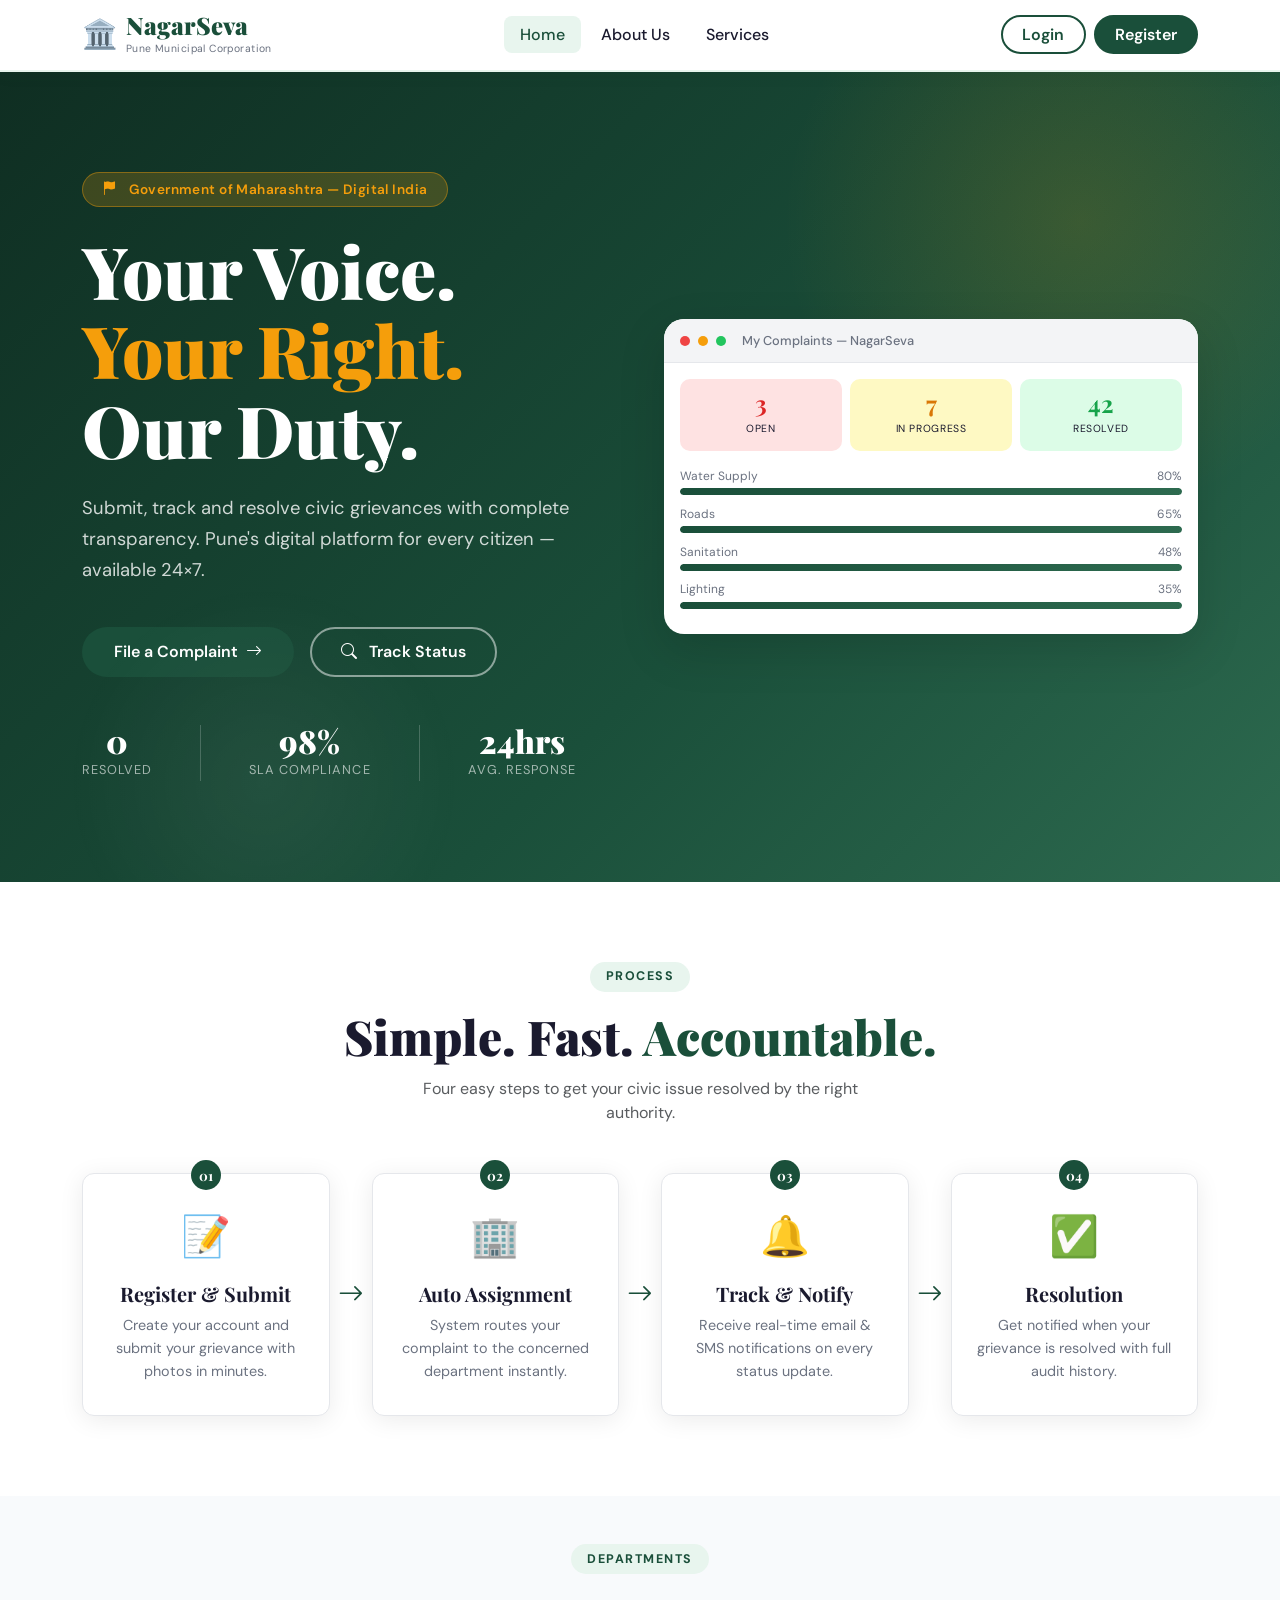
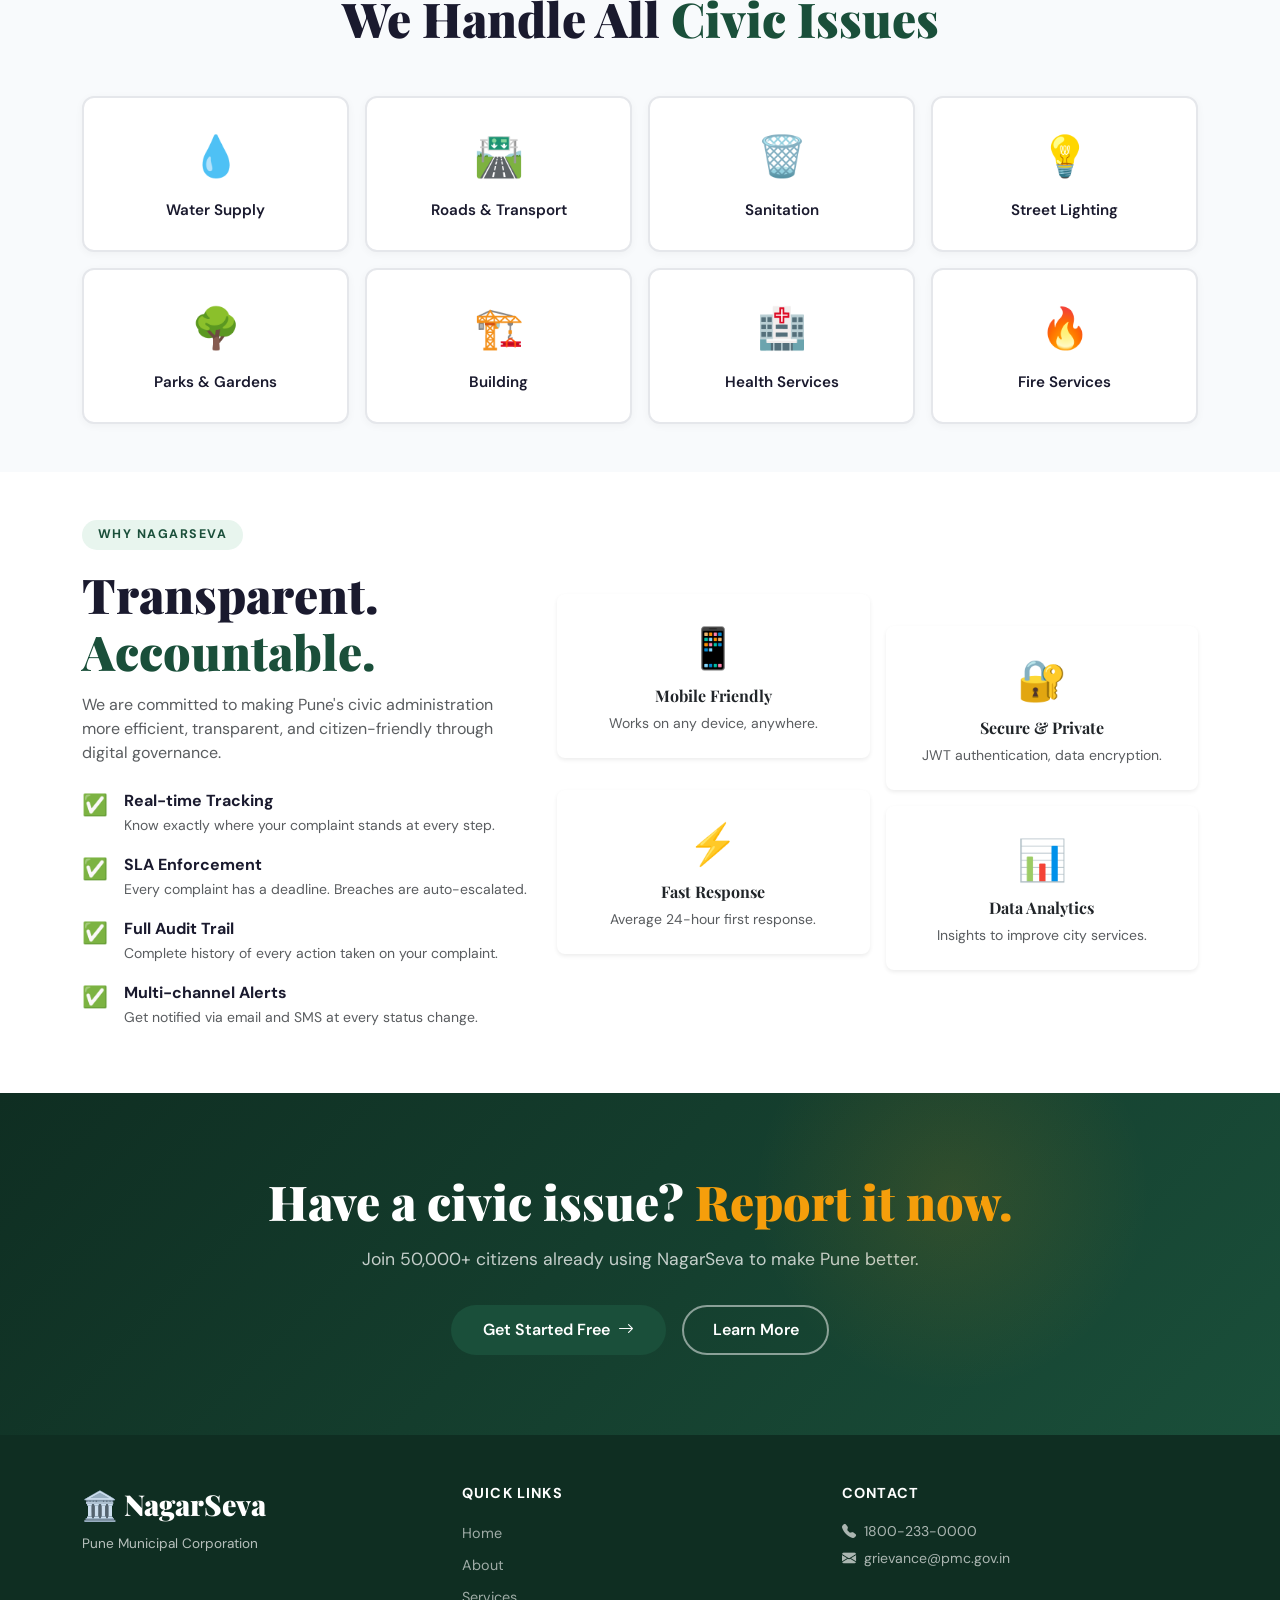
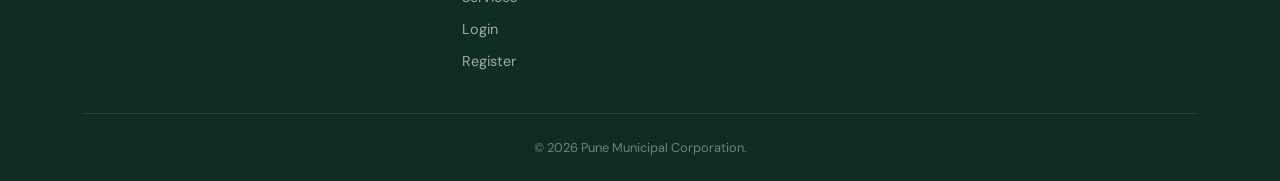
<file: Frontend/index.html>
<!DOCTYPE html>
<html lang="en">
<head>
  <meta charset="UTF-8" />
  <meta name="viewport" content="width=device-width, initial-scale=1.0" />
  <title>NagarSeva — Smart Grievance Redressal | Pune Municipal Corporation</title>
  <link rel="stylesheet" href="https://cdn.jsdelivr.net/npm/bootstrap@5.3.3/dist/css/bootstrap.min.css" />
  <link rel="stylesheet" href="https://cdn.jsdelivr.net/npm/bootstrap-icons@1.11.3/font/bootstrap-icons.min.css" />
  <link rel="stylesheet" href="css/style.css" />
</head>
<body>

<!-- NAVBAR -->
<div id="navbar"></div>

<script src="js/include.js"></script>
<script>
  loadComponent("navbar", "components/navbar.html");
  
</script>

<!-- HERO -->
<section class="hero-section">
  <div class="container py-5">
    <div class="row align-items-center g-5">
      <div class="col-lg-6">
        <div class="hero-badge"><i class="bi bi-flag-fill me-1"></i> Government of Maharashtra — Digital India</div>
        <h1 class="hero-title">Your Voice.<br><span class="accent-gold">Your Right.</span><br>Our Duty.</h1>
        <p class="hero-desc">Submit, track and resolve civic grievances with complete transparency. Pune's digital platform for every citizen — available 24×7.</p>
        <div class="hero-actions">
          <a href="register.html" class="btn-primary-custom">File a Complaint <i class="bi bi-arrow-right"></i></a>
          <a href="login.html" class="btn-ghost-custom"><i class="bi bi-search me-1"></i> Track Status</a>
        </div>
        <div class="hero-stats mt-5">
          <div class="hero-stat">
            <span class="hero-stat-num counter-anim" data-target="12840">0</span>
            <span class="hero-stat-label">Resolved</span>
          </div>
          <div class="hero-stat-divider mx-3"></div>
          <div class="hero-stat">
            <span class="hero-stat-num">98%</span>
            <span class="hero-stat-label">SLA Compliance</span>
          </div>
          <div class="hero-stat-divider mx-3"></div>
          <div class="hero-stat">
            <span class="hero-stat-num">24hrs</span>
            <span class="hero-stat-label">Avg. Response</span>
          </div>
        </div>
      </div>
      <div class="col-lg-6 d-none d-lg-block">
        <div class="dashboard-preview-card">
          <div class="dp-titlebar">
            <span class="dp-dot red"></span>
            <span class="dp-dot yellow"></span>
            <span class="dp-dot green"></span>
            <span class="dp-title-text">My Complaints — NagarSeva</span>
          </div>
          <div class="dp-body p-3">
            <div class="dp-stat-row">
              <div class="dp-mini-stat open"><span class="num">3</span><span class="lbl">Open</span></div>
              <div class="dp-mini-stat prog"><span class="num">7</span><span class="lbl">In Progress</span></div>
              <div class="dp-mini-stat res"><span class="num">42</span><span class="lbl">Resolved</span></div>
            </div>
            <div class="dp-bar-item">
              <div class="dp-bar-label"><span>Water Supply</span><span>80%</span></div>
              <div class="dp-bar-track"><div class="dp-bar-fill" data-width="80%"></div></div>
            </div>
            <div class="dp-bar-item">
              <div class="dp-bar-label"><span>Roads</span><span>65%</span></div>
              <div class="dp-bar-track"><div class="dp-bar-fill" data-width="65%"></div></div>
            </div>
            <div class="dp-bar-item">
              <div class="dp-bar-label"><span>Sanitation</span><span>48%</span></div>
              <div class="dp-bar-track"><div class="dp-bar-fill" data-width="48%"></div></div>
            </div>
            <div class="dp-bar-item">
              <div class="dp-bar-label"><span>Lighting</span><span>35%</span></div>
              <div class="dp-bar-track"><div class="dp-bar-fill" data-width="35%"></div></div>
            </div>
          </div>
        </div>
      </div>
    </div>
  </div>
</section>

<!-- HOW IT WORKS -->
<section class="py-6 bg-white" style="padding:5rem 0">
  <div class="container">
    <div class="text-center mb-5">
      <span class="section-label">Process</span>
      <h2 class="section-title">Simple. Fast. <span class="accent-green">Accountable.</span></h2>
      <p class="text-muted mx-auto" style="max-width:500px">Four easy steps to get your civic issue resolved by the right authority.</p>
    </div>
    <!-- Steps: horizontal flow on desktop, 2-col on mobile -->
    <div class="steps-flow">
      <!-- Step 1 -->
      <div class="step-box">
        <div class="step-card">
          <div class="step-num">01</div>
          <span class="step-icon">📝</span>
          <h5>Register &amp; Submit</h5>
          <p>Create your account and submit your grievance with photos in minutes.</p>
        </div>
      </div>
      <!-- Arrow -->
      <div class="step-arrow-box"><i class="bi bi-arrow-right"></i></div>
      <!-- Step 2 -->
      <div class="step-box">
        <div class="step-card">
          <div class="step-num">02</div>
          <span class="step-icon">🏢</span>
          <h5>Auto Assignment</h5>
          <p>System routes your complaint to the concerned department instantly.</p>
        </div>
      </div>
      <!-- Arrow -->
      <div class="step-arrow-box"><i class="bi bi-arrow-right"></i></div>
      <!-- Step 3 -->
      <div class="step-box">
        <div class="step-card">
          <div class="step-num">03</div>
          <span class="step-icon">🔔</span>
          <h5>Track &amp; Notify</h5>
          <p>Receive real-time email &amp; SMS notifications on every status update.</p>
        </div>
      </div>
      <!-- Arrow -->
      <div class="step-arrow-box"><i class="bi bi-arrow-right"></i></div>
      <!-- Step 4 -->
      <div class="step-box">
        <div class="step-card">
          <div class="step-num">04</div>
          <span class="step-icon">✅</span>
          <h5>Resolution</h5>
          <p>Get notified when your grievance is resolved with full audit history.</p>
        </div>
      </div>
    </div>
  </div>
</section>

<!-- DEPARTMENTS -->
<section class="py-5" style="background:var(--bg)">
  <div class="container">
    <div class="text-center mb-5">
      <span class="section-label">Departments</span>
      <h2 class="section-title">We Handle All <span class="accent-green">Civic Issues</span></h2>
    </div>
    <div class="row g-3 row-cols-2 row-cols-sm-3 row-cols-md-4">
      <div class="col"><div class="service-card"><span class="service-icon">💧</span><span class="service-name">Water Supply</span></div></div>
      <div class="col"><div class="service-card"><span class="service-icon">🛣️</span><span class="service-name">Roads & Transport</span></div></div>
      <div class="col"><div class="service-card"><span class="service-icon">🗑️</span><span class="service-name">Sanitation</span></div></div>
      <div class="col"><div class="service-card"><span class="service-icon">💡</span><span class="service-name">Street Lighting</span></div></div>
      <div class="col"><div class="service-card"><span class="service-icon">🌳</span><span class="service-name">Parks & Gardens</span></div></div>
      <div class="col"><div class="service-card"><span class="service-icon">🏗️</span><span class="service-name">Building</span></div></div>
      <div class="col"><div class="service-card"><span class="service-icon">🏥</span><span class="service-name">Health Services</span></div></div>
      <div class="col"><div class="service-card"><span class="service-icon">🔥</span><span class="service-name">Fire Services</span></div></div>
    </div>
  </div>
</section>

<!-- WHY NAGARSEVA -->
<section class="py-5 bg-white">
  <div class="container">
    <div class="row g-4 align-items-center">
      <div class="col-lg-5">
        <span class="section-label">Why NagarSeva</span>
        <h2 class="section-title">Transparent. <span class="accent-green">Accountable.</span></h2>
        <p class="text-muted mb-4">We are committed to making Pune's civic administration more efficient, transparent, and citizen-friendly through digital governance.</p>
        <ul class="list-unstyled">
          <li class="d-flex gap-3 mb-3"><span style="color:var(--success);font-size:1.3rem">✅</span><div><strong>Real-time Tracking</strong><br><small class="text-muted">Know exactly where your complaint stands at every step.</small></div></li>
          <li class="d-flex gap-3 mb-3"><span style="color:var(--success);font-size:1.3rem">✅</span><div><strong>SLA Enforcement</strong><br><small class="text-muted">Every complaint has a deadline. Breaches are auto-escalated.</small></div></li>
          <li class="d-flex gap-3 mb-3"><span style="color:var(--success);font-size:1.3rem">✅</span><div><strong>Full Audit Trail</strong><br><small class="text-muted">Complete history of every action taken on your complaint.</small></div></li>
          <li class="d-flex gap-3"><span style="color:var(--success);font-size:1.3rem">✅</span><div><strong>Multi-channel Alerts</strong><br><small class="text-muted">Get notified via email and SMS at every status change.</small></div></li>
        </ul>
      </div>
      <div class="col-lg-7">
        <div class="row g-3">
          <div class="col-6"><div class="card border-0 shadow-sm p-4 text-center rounded-3"><div style="font-size:2.5rem">📱</div><h6 class="mt-2 fw-bold">Mobile Friendly</h6><p class="small text-muted mb-0">Works on any device, anywhere.</p></div></div>
          <div class="col-6"><div class="card border-0 shadow-sm p-4 text-center rounded-3" style="margin-top:2rem"><div style="font-size:2.5rem">🔐</div><h6 class="mt-2 fw-bold">Secure & Private</h6><p class="small text-muted mb-0">JWT authentication, data encryption.</p></div></div>
          <div class="col-6"><div class="card border-0 shadow-sm p-4 text-center rounded-3" style="margin-top:-1rem"><div style="font-size:2.5rem">⚡</div><h6 class="mt-2 fw-bold">Fast Response</h6><p class="small text-muted mb-0">Average 24-hour first response.</p></div></div>
          <div class="col-6"><div class="card border-0 shadow-sm p-4 text-center rounded-3"><div style="font-size:2.5rem">📊</div><h6 class="mt-2 fw-bold">Data Analytics</h6><p class="small text-muted mb-0">Insights to improve city services.</p></div></div>
        </div>
      </div>
    </div>
  </div>
</section>

<!-- CTA -->
<section class="cta-section">
  <div class="container text-center">
    <h2>Have a civic issue? <span style="color:var(--accent)">Report it now.</span></h2>
    <p>Join 50,000+ citizens already using NagarSeva to make Pune better.</p>
    <div class="d-flex gap-3 justify-content-center flex-wrap">
      <a href="register.html" class="btn-primary-custom">Get Started Free <i class="bi bi-arrow-right"></i></a>
      <a href="about.html" class="btn-ghost-custom">Learn More</a>
    </div>
  </div>
</section>

<!-- FOOTER -->
<div id="footer"></div>

<script src="js/include.js"></script>
<!-- <script src="js/api.js"></script>
<script src="js/app.js"></script> -->
<script>
  loadComponent("footer", "components/footer.html");
</script>

<div class="toast-container-custom" id="toastContainer"></div>
<script src="https://cdn.jsdelivr.net/npm/bootstrap@5.3.3/dist/js/bootstrap.bundle.min.js"></script>
<!-- <script src="js/app.js"></script> -->
</body>
</html>
</file>
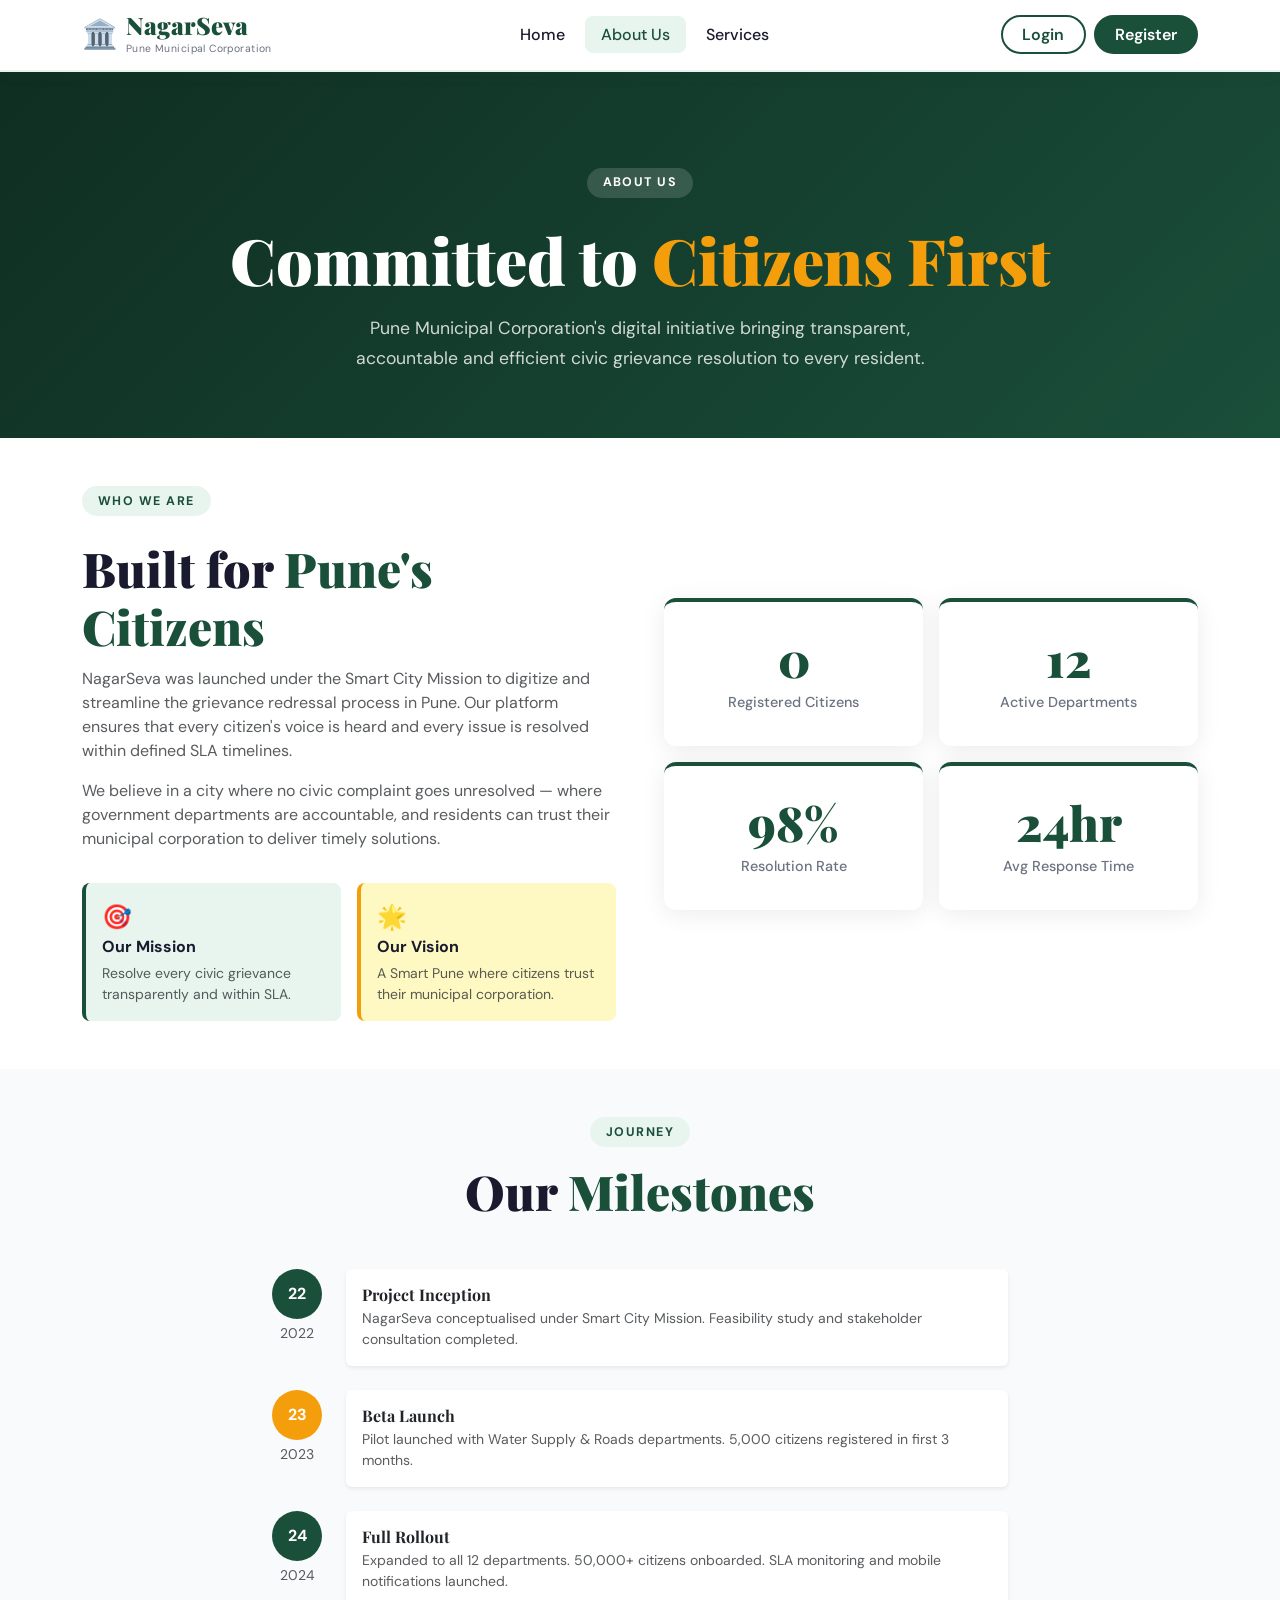
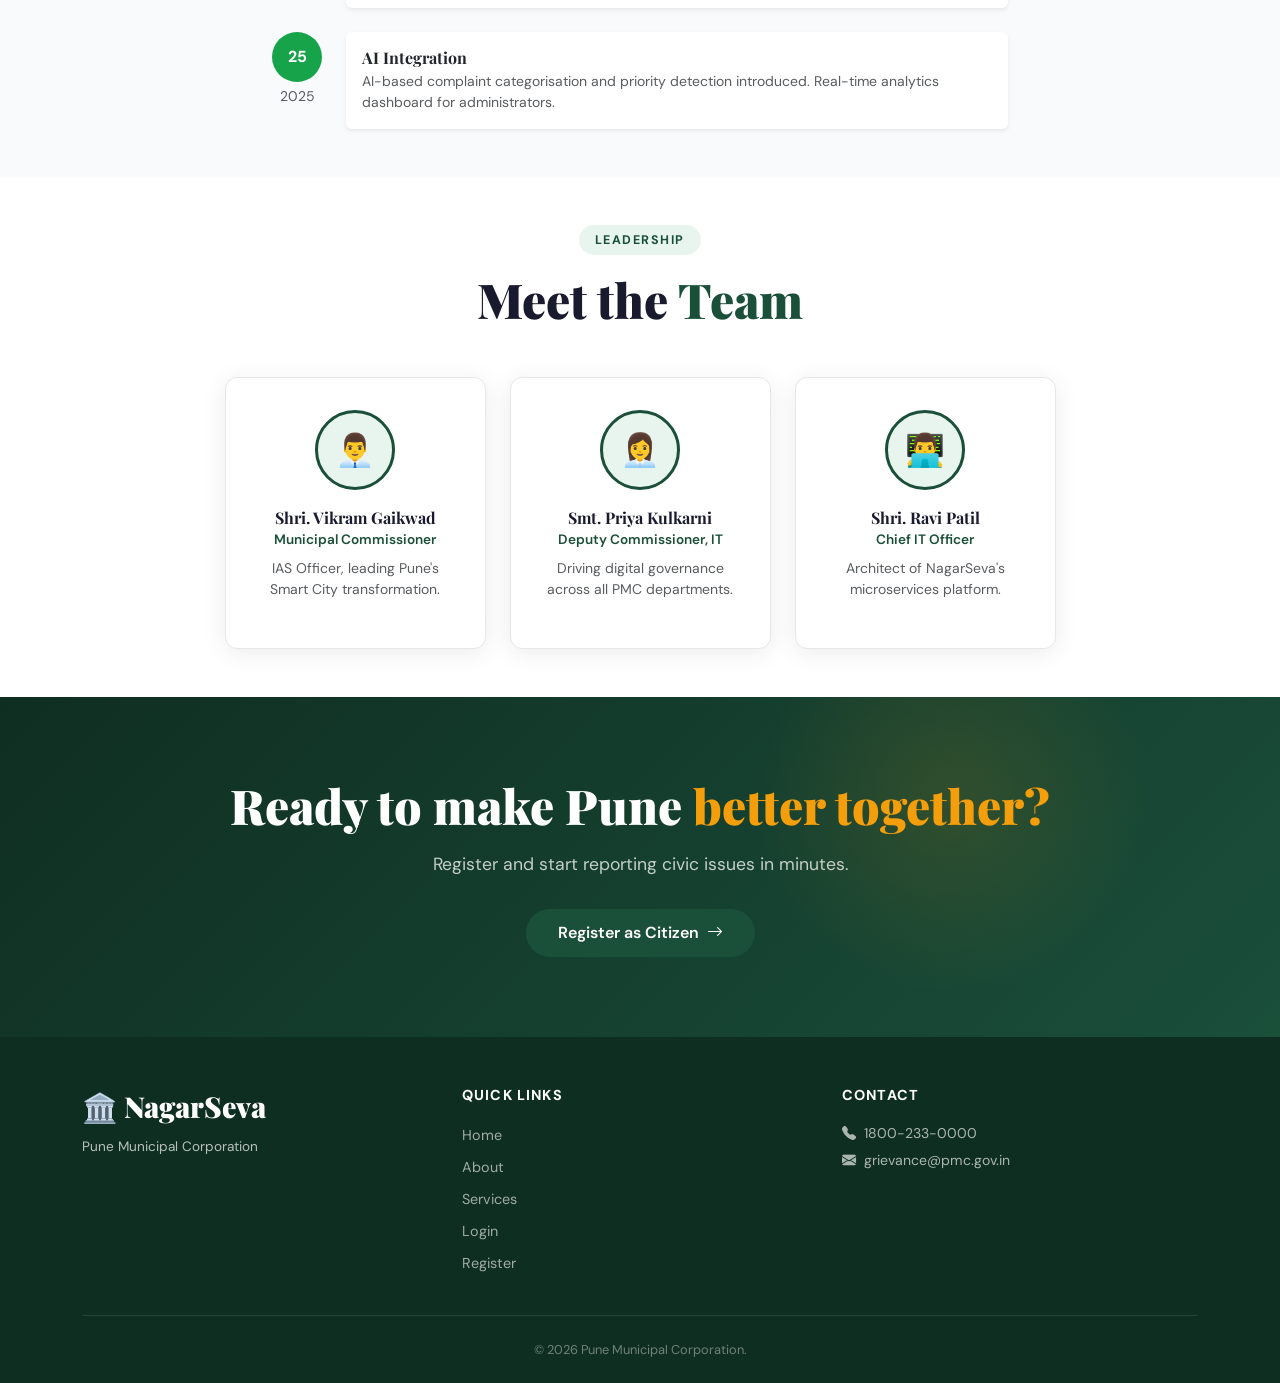
<file: Frontend/about.html>
<!DOCTYPE html>
<html lang="en">
<head>
  <meta charset="UTF-8" />
  <meta name="viewport" content="width=device-width, initial-scale=1.0" />
  <title>About Us — NagarSeva | Pune Municipal Corporation</title>
  <link rel="stylesheet" href="https://cdn.jsdelivr.net/npm/bootstrap@5.3.3/dist/css/bootstrap.min.css" />
  <link rel="stylesheet" href="https://cdn.jsdelivr.net/npm/bootstrap-icons@1.11.3/font/bootstrap-icons.min.css" />
  <link rel="stylesheet" href="css/style.css" />
</head>
<body>

<!-- NAVBAR -->
<div id="navbar"></div>

<script src="js/include.js"></script>
<script>
  loadComponent("navbar", "components/navbar.html");
</script>

<!-- HERO -->
<section class="page-hero">
  <div class="container">
    <span class="section-label" style="background:rgba(255,255,255,0.15);color:#fff">About Us</span>
    <h1 class="mt-2">Committed to <span style="color:var(--accent)">Citizens First</span></h1>
    <p>Pune Municipal Corporation's digital initiative bringing transparent, accountable and efficient civic grievance resolution to every resident.</p>
  </div>
</section>

<!-- MISSION & VISION -->
<section class="py-5 bg-white">
  <div class="container">
    <div class="row g-5 align-items-center">
      <div class="col-lg-6">
        <span class="section-label">Who We Are</span>
        <h2 class="section-title mt-2">Built for <span class="accent-green">Pune's Citizens</span></h2>
        <p class="text-muted">NagarSeva was launched under the Smart City Mission to digitize and streamline the grievance redressal process in Pune. Our platform ensures that every citizen's voice is heard and every issue is resolved within defined SLA timelines.</p>
        <p class="text-muted">We believe in a city where no civic complaint goes unresolved — where government departments are accountable, and residents can trust their municipal corporation to deliver timely solutions.</p>
        <div class="row g-3 mt-2">
          <div class="col-6">
            <div class="p-3 rounded-3" style="background:var(--primary-light);border-left:4px solid var(--primary)">
              <div style="font-size:1.5rem">🎯</div>
              <strong>Our Mission</strong>
              <p class="small text-muted mb-0 mt-1">Resolve every civic grievance transparently and within SLA.</p>
            </div>
          </div>
          <div class="col-6">
            <div class="p-3 rounded-3" style="background:#fef9c3;border-left:4px solid var(--accent)">
              <div style="font-size:1.5rem">🌟</div>
              <strong>Our Vision</strong>
              <p class="small text-muted mb-0 mt-1">A Smart Pune where citizens trust their municipal corporation.</p>
            </div>
          </div>
        </div>
      </div>
      <div class="col-lg-6">
        <div class="row g-3">
          <div class="col-6"><div class="about-stat-card"><span class="about-big-num counter-anim" data-target="50000" data-suffix="+">0</span><span class="about-stat-label">Registered Citizens</span></div></div>
          <div class="col-6"><div class="about-stat-card"><span class="about-big-num">12</span><span class="about-stat-label">Active Departments</span></div></div>
          <div class="col-6"><div class="about-stat-card"><span class="about-big-num">98%</span><span class="about-stat-label">Resolution Rate</span></div></div>
          <div class="col-6"><div class="about-stat-card"><span class="about-big-num">24hr</span><span class="about-stat-label">Avg Response Time</span></div></div>
        </div>
      </div>
    </div>
  </div>
</section>

<!-- TIMELINE -->
<section class="py-5" style="background:var(--bg)">
  <div class="container">
    <div class="text-center mb-5">
      <span class="section-label">Journey</span>
      <h2 class="section-title">Our <span class="accent-green">Milestones</span></h2>
    </div>
    <div class="row justify-content-center">
      <div class="col-lg-8">
        <div class="d-flex gap-4 mb-4">
          <div class="text-center"><div style="width:50px;height:50px;background:var(--primary);border-radius:50%;display:flex;align-items:center;justify-content:center;color:#fff;font-weight:700">22</div><div class="small text-muted mt-1">2022</div></div>
          <div class="card border-0 shadow-sm p-3 flex-grow-1"><h6 class="fw-bold mb-1">Project Inception</h6><p class="small text-muted mb-0">NagarSeva conceptualised under Smart City Mission. Feasibility study and stakeholder consultation completed.</p></div>
        </div>
        <div class="d-flex gap-4 mb-4">
          <div class="text-center"><div style="width:50px;height:50px;background:var(--accent);border-radius:50%;display:flex;align-items:center;justify-content:center;color:#fff;font-weight:700">23</div><div class="small text-muted mt-1">2023</div></div>
          <div class="card border-0 shadow-sm p-3 flex-grow-1"><h6 class="fw-bold mb-1">Beta Launch</h6><p class="small text-muted mb-0">Pilot launched with Water Supply & Roads departments. 5,000 citizens registered in first 3 months.</p></div>
        </div>
        <div class="d-flex gap-4 mb-4">
          <div class="text-center"><div style="width:50px;height:50px;background:var(--primary);border-radius:50%;display:flex;align-items:center;justify-content:center;color:#fff;font-weight:700">24</div><div class="small text-muted mt-1">2024</div></div>
          <div class="card border-0 shadow-sm p-3 flex-grow-1"><h6 class="fw-bold mb-1">Full Rollout</h6><p class="small text-muted mb-0">Expanded to all 12 departments. 50,000+ citizens onboarded. SLA monitoring and mobile notifications launched.</p></div>
        </div>
        <div class="d-flex gap-4">
          <div class="text-center"><div style="width:50px;height:50px;background:var(--success);border-radius:50%;display:flex;align-items:center;justify-content:center;color:#fff;font-weight:700">25</div><div class="small text-muted mt-1">2025</div></div>
          <div class="card border-0 shadow-sm p-3 flex-grow-1"><h6 class="fw-bold mb-1">AI Integration</h6><p class="small text-muted mb-0">AI-based complaint categorisation and priority detection introduced. Real-time analytics dashboard for administrators.</p></div>
        </div>
      </div>
    </div>
  </div>
</section>

<!-- LEADERSHIP -->
<section class="py-5 bg-white">
  <div class="container">
    <div class="text-center mb-5">
      <span class="section-label">Leadership</span>
      <h2 class="section-title">Meet the <span class="accent-green">Team</span></h2>
    </div>
    <div class="row g-4 justify-content-center">
      <div class="col-md-4 col-lg-3">
        <div class="team-card">
          <div class="team-avatar-circle">👨‍💼</div>
          <div class="team-name">Shri. Vikram Gaikwad</div>
          <div class="team-role">Municipal Commissioner</div>
          <p class="small text-muted mt-2">IAS Officer, leading Pune's Smart City transformation.</p>
        </div>
      </div>
      <div class="col-md-4 col-lg-3">
        <div class="team-card">
          <div class="team-avatar-circle">👩‍💼</div>
          <div class="team-name">Smt. Priya Kulkarni</div>
          <div class="team-role">Deputy Commissioner, IT</div>
          <p class="small text-muted mt-2">Driving digital governance across all PMC departments.</p>
        </div>
      </div>
      <div class="col-md-4 col-lg-3">
        <div class="team-card">
          <div class="team-avatar-circle">👨‍💻</div>
          <div class="team-name">Shri. Ravi Patil</div>
          <div class="team-role">Chief IT Officer</div>
          <p class="small text-muted mt-2">Architect of NagarSeva's microservices platform.</p>
        </div>
      </div>
    </div>
  </div>
</section>

<!-- CTA -->
<section class="cta-section">
  <div class="container text-center">
    <h2>Ready to make Pune <span style="color:var(--accent)">better together?</span></h2>
    <p>Register and start reporting civic issues in minutes.</p>
    <a href="register.html" class="btn-primary-custom">Register as Citizen <i class="bi bi-arrow-right"></i></a>
  </div>
</section>

<!-- FOOTER -->
<div id="footer"></div>

<script src="js/include.js"></script>
<script>
  loadComponent("footer", "components/footer.html");
</script>

<div class="toast-container-custom" id="toastContainer"></div>
<script src="https://cdn.jsdelivr.net/npm/bootstrap@5.3.3/dist/js/bootstrap.bundle.min.js"></script>
<!-- <script src="js/app.js"></script> -->
</body>
</html>
</file>
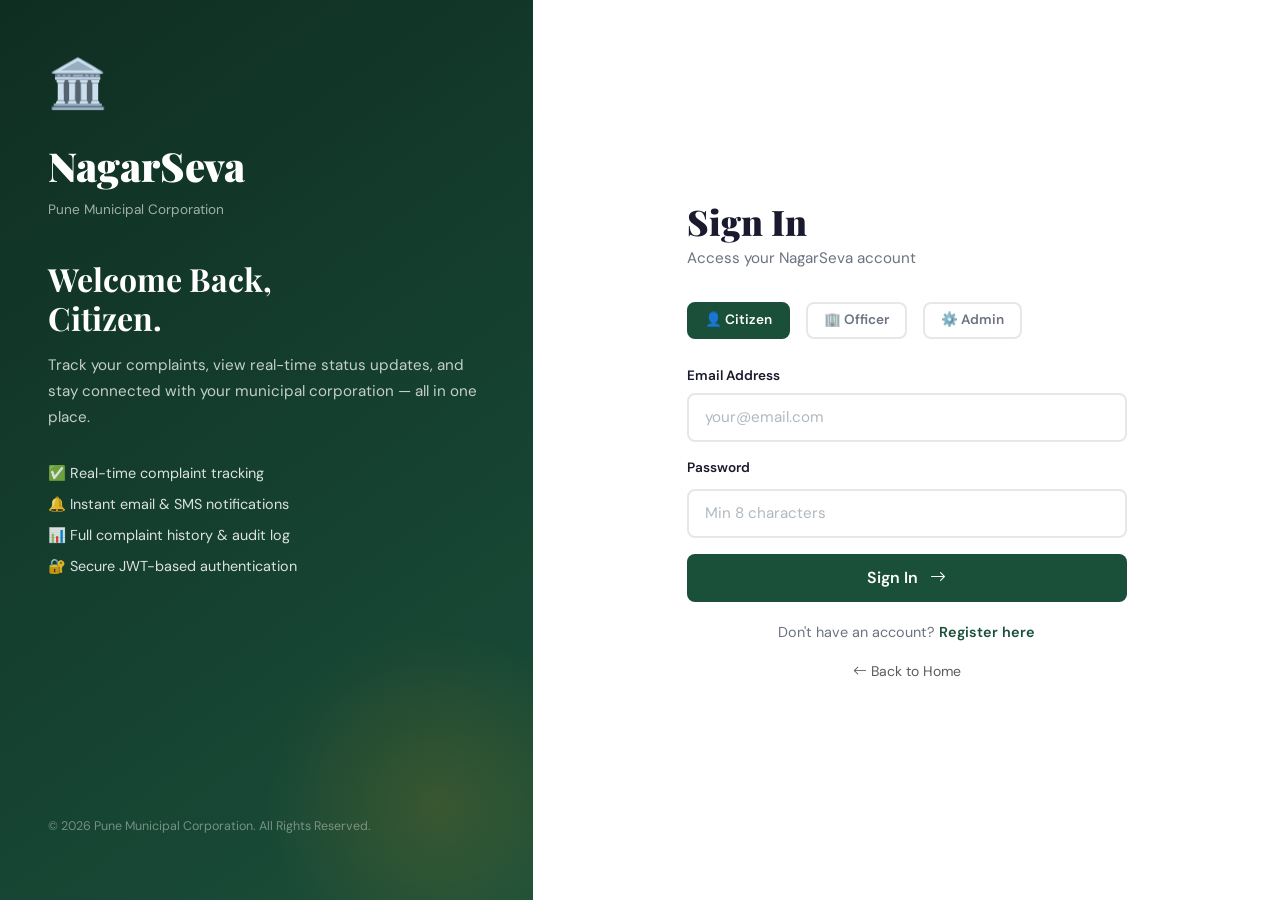
<file: Frontend/admin-dashboard.html>
<!DOCTYPE html>
<html lang="en">
<head>
  <meta charset="UTF-8" />
  <meta name="viewport" content="width=device-width, initial-scale=1.0" />
  <title>Admin Dashboard — NagarSeva</title>
  <link rel="stylesheet" href="https://cdn.jsdelivr.net/npm/bootstrap@5.3.3/dist/css/bootstrap.min.css" />
  <link rel="stylesheet" href="https://cdn.jsdelivr.net/npm/bootstrap-icons@1.11.3/font/bootstrap-icons.min.css" />
  <link rel="stylesheet" href="css/style.css" />
  <style>
    /* ---- Admin-specific overrides ---- */
    .sidebar { background: linear-gradient(180deg, #1e1b4b 0%, #3730a3 100%); }
    .sidebar-avatar-admin { background: #dc2626; }

    /* Mini chart bars */
    .mini-chart { display:flex; align-items:flex-end; gap:4px; height:40px; }
    .mini-bar   { flex:1; border-radius:3px 3px 0 0; background:rgba(255,255,255,0.25); transition:height .6s; }

    /* Alert row */
    .alert-row { background:#fff5f5; border-left:4px solid #dc2626; border-radius:0 var(--radius-sm) var(--radius-sm) 0; padding:.75rem 1rem; margin-bottom:.5rem; display:flex; align-items:center; gap:.75rem; font-size:.88rem; }
    .alert-row.warn { background:#fffbeb; border-color:var(--accent); }

    /* Dept performance bar */
    .perf-bar-track { flex:1; background:#f3f4f6; border-radius:100px; height:8px; overflow:hidden; }
    .perf-bar-fill  { height:100%; border-radius:100px; }

    /* Report filter bar */
    .report-filter { background:var(--white); border-radius:var(--radius); padding:1rem 1.5rem; border:1px solid var(--border); margin-bottom:1.5rem; }

    /* Modal tweaks */
    .modal-header { background:linear-gradient(135deg,#1e1b4b,#3730a3); color:#fff; }
    .modal-header .btn-close { filter:invert(1); }

    /* Tabs inside dashboard content */
    .inner-tabs .nav-link { color:var(--muted); font-weight:600; border:none; border-bottom:2px solid transparent; border-radius:0; padding:.6rem 1.25rem; }
    .inner-tabs .nav-link.active { color:var(--primary); border-bottom-color:var(--primary); background:none; }
  </style>
</head>
<body>

<button class="sidebar-toggle-btn" id="sidebarToggle"><i class="bi bi-list"></i></button>
<div class="sidebar-overlay" id="sidebarOverlay"></div>

<div class="dashboard-wrapper">

  <!-- ===== SIDEBAR ===== -->
  <aside class="sidebar" id="sidebar">
    <div class="sidebar-brand">⚙️ NagarSeva Admin</div>
    <div class="sidebar-user">
      <div class="sidebar-avatar sidebar-avatar-admin">AD</div>
      <div>
        <div class="sidebar-user-name">Super Admin</div>
        <div class="sidebar-user-role">Administrator</div>
      </div>
    </div>
    <nav class="sidebar-nav">
      <a href="#" class="nav-link active"      data-tab="tab-overview">   <span class="nav-icon">📊</span> Dashboard</a>
      <a href="#" class="nav-link"             data-tab="tab-complaints"> <span class="nav-icon">📋</span> All Complaints</a>
      <a href="#" class="nav-link"             data-tab="tab-departments"><span class="nav-icon">🏢</span> Departments</a>
      <a href="#" class="nav-link"             data-tab="tab-citizens">   <span class="nav-icon">👥</span> Citizens</a>
      <a href="#" class="nav-link"             data-tab="tab-sla">        <span class="nav-icon">⏱️</span> SLA Policies</a>
      <a href="#" class="nav-link"             data-tab="tab-reports">    <span class="nav-icon">📈</span> Reports</a>
      <a href="#" class="nav-link"             data-tab="tab-settings">   <span class="nav-icon">🔧</span> Settings</a>
    </nav>
    <div class="sidebar-footer">
      <a href="../index.html" class="sidebar-logout"><i class="bi bi-box-arrow-left me-2"></i>Logout</a>
    </div>
  </aside>

  <!-- ===== MAIN ===== -->
  <div class="dash-main">

    <!-- Topbar -->
    <div class="dash-topbar">
      <div class="dash-topbar-title" id="topbarTitle">Dashboard</div>
      <div class="topbar-actions gap-3">
        <!-- Search -->
        <div class="input-group input-group-sm d-none d-md-flex" style="width:220px">
          <span class="input-group-text bg-white border-end-0"><i class="bi bi-search text-muted"></i></span>
          <input type="text" class="form-control border-start-0 ps-0" placeholder="Search complaints…">
        </div>
        <!-- Alerts bell -->
        <div class="notif-bell" data-bs-toggle="tooltip" title="5 alerts">🔔<span class="notif-dot"></span></div>
        <!-- Avatar -->
        <div class="d-flex align-items-center gap-2">
          <div style="width:36px;height:36px;background:#dc2626;border-radius:50%;display:flex;align-items:center;justify-content:center;color:#fff;font-weight:700;font-size:.85rem">AD</div>
          <span class="d-none d-md-inline fw-600 small">Super Admin</span>
        </div>
      </div>
    </div>

    <div class="dash-content">

      <!-- ============================================================
           TAB 1 — OVERVIEW DASHBOARD
           ============================================================ -->
      <div id="tab-overview" class="tab-pane active">

        <!-- Page header -->
        <div class="dash-page-header d-flex align-items-center justify-content-between flex-wrap gap-2">
          <div>
            <h1 class="dash-page-title">Admin Dashboard</h1>
            <p class="dash-page-sub">System-wide overview — April 2026</p>
          </div>
          <div class="d-flex gap-2">
            <select class="form-select form-select-sm" style="width:130px">
              <option>This Month</option><option>Last Month</option><option>This Year</option>
            </select>
            <button class="btn btn-sm btn-outline-secondary"><i class="bi bi-download me-1"></i>Export</button>
          </div>
        </div>

        <!-- KPI Row -->
        <div class="row g-3 mb-4">
          <div class="col-6 col-xl-3">
            <div class="kpi-card">
              <div class="kpi-icon-wrap" style="background:#dbeafe"><i class="bi bi-clipboard-data-fill" style="color:#1d4ed8;font-size:1.4rem"></i></div>
              <div class="kpi-info"><div class="kpi-num" id="kpiTotal">—</div><div class="kpi-label">Total Complaints</div></div>
            </div>
          </div>
          <div class="col-6 col-xl-3">
            <div class="kpi-card">
              <div class="kpi-icon-wrap" style="background:#fee2e2"><i class="bi bi-exclamation-circle-fill" style="color:#dc2626;font-size:1.4rem"></i></div>
              <div class="kpi-info"><div class="kpi-num" id="kpiOpen">—</div><div class="kpi-label">Open</div></div>
            </div>
          </div>
          <div class="col-6 col-xl-3">
            <div class="kpi-card">
              <div class="kpi-icon-wrap" style="background:#dcfce7"><i class="bi bi-check-circle-fill" style="color:#16a34a;font-size:1.4rem"></i></div>
              <div class="kpi-info"><div class="kpi-num" id="kpiResolved">—</div><div class="kpi-label">Resolved</div></div>
            </div>
          </div>
          <div class="col-6 col-xl-3">
            <div class="kpi-card">
              <div class="kpi-icon-wrap" style="background:#fef3c7"><i class="bi bi-alarm-fill" style="color:#d97706;font-size:1.4rem"></i></div>
              <div class="kpi-info"><div class="kpi-num" id="kpiBreached">—</div><div class="kpi-label">SLA Breached</div></div>
            </div>
          </div>
        </div>

        <!-- Row 2: Dept performance + Activity feed -->
        <div class="row g-3 mb-4">

          <!-- Dept Performance -->
          <div class="col-lg-7">
            <div class="table-card h-100">
              <div class="table-card-header">
                <h5>Department Performance</h5>
                <span class="status-badge badge-active">Live</span>
              </div>
              <div class="p-3" id="deptPerfBars">
                <!-- Loaded by JS from API -->
                <div class="text-center text-muted py-3">
                  <div class="spinner-border spinner-border-sm me-2"></div>Loading…
                </div>
              </div>
            </div>
          </div>

          <!-- Activity Feed -->
          <div class="col-lg-5">
            <div class="table-card h-100">
              <div class="table-card-header"><h5>Live Activity Feed</h5></div>
              <div class="activity-feed px-3" id="activityFeed">
                <div class="text-center text-muted py-3">
                  <div class="spinner-border spinner-border-sm me-2"></div>Loading…
                </div>
              </div>
            </div>
          </div>
        </div>

        <!-- Row 3: SLA Alerts + Chart -->
        <div class="row g-3">
          <div class="col-lg-5">
            <div class="table-card">
              <div class="table-card-header"><h5>🚨 SLA Breach Alerts</h5></div>
              <div class="p-3" id="slaAlertsContainer">
                <div class="text-center text-muted py-3">
                  <div class="spinner-border spinner-border-sm me-2"></div>Loading…
                </div>
              </div>
            </div>
          </div>

          <!-- Simple CSS Chart -->
          <div class="col-lg-7">
            <div class="chart-container">
              <div class="d-flex align-items-center justify-content-between mb-2">
                <h5 class="m-0" style="font-family:var(--font-head);font-weight:700">Complaints by Department</h5>
                <small class="text-muted">April 2026</small>
              </div>
              <div class="chart-bars-wrap" id="deptChartBars">
                <!-- Loaded dynamically -->
              </div>
            </div>
          </div>
        </div>
      </div><!-- /tab-overview -->


      <!-- ============================================================
           TAB 2 — ALL COMPLAINTS
           ============================================================ -->
      <div id="tab-complaints" class="tab-pane">
        <div class="dash-page-header d-flex align-items-center justify-content-between flex-wrap gap-2">
          <div><h1 class="dash-page-title">All Complaints</h1><p class="dash-page-sub">1,284 total complaints in system</p></div>
          <button class="btn btn-sm btn-outline-secondary"><i class="bi bi-download me-1"></i>Export CSV</button>
        </div>

        <!-- Filters -->
        <div class="report-filter d-flex flex-wrap gap-2 align-items-center">
          <select class="form-select form-select-sm" style="width:160px" id="filterDept">
            <option value="">All Departments</option>
          </select>
          <select class="form-select form-select-sm" style="width:140px" id="filterStatus">
            <option value="">All Status</option>
            <option value="OPEN">Open</option>
            <option value="IN_PROGRESS">In Progress</option>
            <option value="RESOLVED">Resolved</option>
            <option value="REJECTED">Rejected</option>
          </select>
          <select class="form-select form-select-sm" style="width:130px" id="filterPriority">
            <option value="">All Priority</option>
            <option value="HIGH">High</option>
            <option value="MEDIUM">Medium</option>
            <option value="LOW">Low</option>
          </select>
          <input
            type="date"
            class="form-control form-control-sm"
            style="width:150px"
            id="filterDate"
          />

          <input
            type="text"
            class="form-control form-control-sm"
            style="width:180px"
            placeholder="🔍 Search ID / name…"
            id="filterSearch"
          />
          <button class="btn btn-sm btn-primary-custom ms-auto" id="applyFiltersBtn">Apply Filters</button>
        </div>

        <div class="table-card">
          <div class="table-responsive">
            <table class="custom-table">
              <thead>
                <tr>
                  <th><input type="checkbox" class="form-check-input"></th>
                  <th>ID</th><th>Citizen</th><th>Category</th>
                  <th>Department</th><th>Priority</th><th>Status</th>
                  <th>Filed On</th><th>SLA</th><th>Action</th>
                </tr>
              </thead>
              <tbody id="complaintsTableBody">
                <tr><td colspan="10" class="text-center text-muted py-4">
                  <div class="spinner-border spinner-border-sm me-2"></div>Loading complaints…
                </td></tr>
              </tbody>
            </table>
          </div>
          <div class="d-flex align-items-center justify-content-between px-3 py-2"
               style="border-top:1px solid var(--border)">
            <small class="text-muted" id="complaintsTotalCount">Loading…</small>
            <div id="complaintsPagination"></div>
          </div>
        </div>
      </div><!-- /tab-complaints -->


      <!-- ============================================================
           TAB 3 — DEPARTMENTS
           ============================================================ -->
      <div id="tab-departments" class="tab-pane">
        <div class="dash-page-header d-flex align-items-center justify-content-between flex-wrap gap-2">
          <div><h1 class="dash-page-title">Manage Departments</h1><p class="dash-page-sub">8 active departments</p></div>
          <button class="btn-primary-custom btn-sm" data-bs-toggle="modal" data-bs-target="#addDeptModal">
            <i class="bi bi-plus-lg me-1"></i> Add Department
          </button>
        </div>

        <div class="row g-3" id="deptCardsContainer">
          <div class="col-12 text-center text-muted py-4">
            <div class="spinner-border spinner-border-sm me-2"></div>Loading departments…
          </div>
        </div>
      </div><!-- /tab-departments -->


      <!-- ============================================================
           TAB 4 — CITIZENS
           ============================================================ -->
      <div id="tab-citizens" class="tab-pane">
        <div class="dash-page-header">
          <h1 class="dash-page-title">Registered Citizens</h1>
          <p class="dash-page-sub" id="citizensTotalCount">Loading…</p>
        </div>
        <div class="d-flex flex-wrap gap-2 mb-3">
          <input type="text" id="citizenSearchInput" class="form-control form-control-sm"
                 style="width:250px" placeholder="🔍 Search by name or email…">
          <button class="btn btn-sm btn-outline-secondary"><i class="bi bi-download me-1"></i>Export</button>
        </div>
        <div class="table-card">
          <div class="table-responsive">
            <table class="custom-table">
              <thead><tr><th>#</th><th>Name</th><th>Email</th><th>Mobile</th><th>Address</th><th>Complaints</th><th>Joined</th><th>Status</th></tr></thead>
              <tbody id="citizensTableBody">
                <tr><td colspan="8" class="text-center text-muted py-4">
                  <div class="spinner-border spinner-border-sm me-2"></div>Loading citizens…
                </td></tr>
              </tbody>
            </table>
          </div>
          <div class="d-flex align-items-center justify-content-between px-3 py-2"
               style="border-top:1px solid var(--border)">
            <small class="text-muted" id="citizensTotalCount2"></small>
            <div id="citizensPagination"></div>
          </div>
        </div>
      </div><!-- /tab-citizens -->


      <!-- ============================================================
           TAB 5 — SLA POLICIES
           ============================================================ -->
      <div id="tab-sla" class="tab-pane">
        <div class="dash-page-header">
          <h1 class="dash-page-title">SLA Policies</h1>
          <p class="dash-page-sub">Set resolution deadlines for each department and priority level.</p>
        </div>
        <div class="table-card mb-4">
          <div class="table-card-header"><h5>Department SLA Configuration</h5></div>
          <div class="p-3" id="slaPolicyList">
            <div class="text-center text-muted py-4">
              <div class="spinner-border spinner-border-sm me-2"></div>Loading SLA policies…
            </div>
          </div>
        </div>

        <div class="table-card">
          <div class="table-card-header"><h5>Current SLA Breaches</h5><span class="status-badge badge-high" id="breachCount">Loading…</span></div>
          <div class="table-responsive">
            <table class="custom-table">
              <thead><tr><th>ID</th><th>Department</th><th>Citizen</th><th>Deadline</th><th>Overdue By</th><th>Priority</th><th>Action</th></tr></thead>
              <tbody id="slaBreachesTableBody">
                <tr><td colspan="7" class="text-center text-muted py-3">
                  <div class="spinner-border spinner-border-sm me-2"></div>Loading…
                </td></tr>
              </tbody>
            </table>
          </div>
        </div>
      </div><!-- /tab-sla -->


      <!-- ============================================================
           TAB 6 — REPORTS
           ============================================================ -->
      <div id="tab-reports" class="tab-pane">
        <div class="dash-page-header d-flex align-items-center justify-content-between flex-wrap gap-2">
          <div><h1 class="dash-page-title">Reports & Analytics</h1><p class="dash-page-sub">System performance metrics</p></div>
          <div class="d-flex gap-2">
            <select class="form-select form-select-sm" style="width:130px"><option>April 2026</option><option>March 2026</option><option>Q1 2026</option></select>
            <button class="btn btn-sm btn-outline-secondary"><i class="bi bi-download me-1"></i>PDF Report</button>
          </div>
        </div>

        <div class="row g-3 mb-4">

  <!-- SLA -->
  <div class="col-6 col-lg-3">

    <div class="kpi-card">

      <div class="kpi-icon-wrap"
           style="background:#dcfce7">

        <i class="bi bi-graph-up-arrow"
           style="color:#16a34a;font-size:1.3rem"></i>

      </div>

      <div class="kpi-info">

        <div class="kpi-num"
             id="analyticsSla">

          0%

        </div>

        <div class="kpi-label">
          SLA Compliance
        </div>

      </div>

    </div>

  </div>

  <!-- AVG -->
  <div class="col-6 col-lg-3">

    <div class="kpi-card">

      <div class="kpi-icon-wrap"
           style="background:#dbeafe">

        <i class="bi bi-clock-history"
           style="color:#1d4ed8;font-size:1.3rem"></i>

      </div>

      <div class="kpi-info">

        <div class="kpi-num"
             id="analyticsAvgResolution">

          0hr

        </div>

        <div class="kpi-label">
          Avg Resolution
        </div>

      </div>

    </div>

  </div>

  <!-- RATING -->
  <div class="col-6 col-lg-3">

    <div class="kpi-card">

      <div class="kpi-icon-wrap"
           style="background:#fef9c3">

        <i class="bi bi-star-fill"
           style="color:#d97706;font-size:1.3rem"></i>

      </div>

      <div class="kpi-info">

        <div class="kpi-num"
             id="analyticsRating">

          0★

        </div>

        <div class="kpi-label">
          Citizen Rating
        </div>

      </div>

    </div>

  </div>

  <!-- MOM -->
  <div class="col-6 col-lg-3">

    <div class="kpi-card">

      <div class="kpi-icon-wrap"
           style="background:#f3e8ff">

        <i class="bi bi-arrow-up-right"
           style="color:#7c3aed;font-size:1.3rem"></i>

      </div>

      <div class="kpi-info">

        <div class="kpi-num"
             id="analyticsEfficiency">

          0%

        </div>

        <div class="kpi-label">
          Efficiency MoM
        </div>

      </div>

    </div>

  </div>

</div>

        <div class="row g-3">
          <!-- Dept summary table -->
          <div class="col-lg-6">
            <div class="table-card">
              <div class="table-card-header"><h5>Department Summary</h5></div>
              <div class="table-responsive">
                <table class="custom-table">
                  <thead><tr><th>Department</th><th>Total</th><th>Resolved</th><th>Pending</th><th>SLA%</th></tr></thead>
                  <tbody id="reportDeptTableBody">
                    <tr><td colspan="5" class="text-center text-muted py-3">
                      <div class="spinner-border spinner-border-sm me-2"></div>Loading…
                    </td></tr>
                  </tbody>
                </table>
              </div>
            </div>
          </div>
          <div class="col-lg-6">
            <div class="chart-container h-100">
              <h5 style="font-family:var(--font-head);font-weight:700;margin-bottom:1rem">Monthly Complaint Trend</h5>
              <div class="chart-bars-wrap" id="trendChartBars">
                <!-- Loaded dynamically -->
              </div>
            </div>
          </div>
        </div>
      </div><!-- /tab-reports -->


      <!-- ============================================================
           TAB 7 — SETTINGS
           ============================================================ -->
      <div id="tab-settings" class="tab-pane">

  <div class="dash-page-header">
    <h1 class="dash-page-title">Admin Settings</h1>
    <p class="dash-page-sub">
      Manage notifications, security and administrator preferences.
    </p>
  </div>

  <div class="row g-3">

    <!-- LEFT CARD -->
    <div class="col-lg-6">

      <div class="form-card">

        <h5 class="fw-bold mb-4"
            style="font-family:var(--font-head)">

          Notification Preferences

        </h5>

        <!-- EMAIL -->
        <div class="mb-3 d-flex justify-content-between align-items-center p-3 rounded-3"
             style="background:var(--bg)">

          <div>

            <strong>Email Notifications</strong>

            <div class="small text-muted">
              Receive email alerts for complaint updates
            </div>

          </div>

          <div class="form-check form-switch mb-0">

            <input
              class="form-check-input"
              type="checkbox"
              checked
              style="width:2.7rem;height:1.4rem"
              id="emailNotifyToggle">

          </div>

        </div>

        <!-- SMS -->
        <div class="mb-3 d-flex justify-content-between align-items-center p-3 rounded-3"
             style="background:var(--bg)">

          <div>

            <strong>SMS Notifications</strong>

            <div class="small text-muted">
              Send SMS alerts to citizens
            </div>

          </div>

          <div class="form-check form-switch mb-0">

            <input
              class="form-check-input"
              type="checkbox"
              checked
              style="width:2.7rem;height:1.4rem"
              id="smsNotifyToggle">

          </div>

        </div>

        <!-- AUTO ASSIGN -->
        <div class="mb-3 d-flex justify-content-between align-items-center p-3 rounded-3"
             style="background:var(--bg)">

          <div>

            <strong>Auto Assign Complaints</strong>

            <div class="small text-muted">
              Automatically route complaints to departments
            </div>

          </div>

          <div class="form-check form-switch mb-0">

            <input
              class="form-check-input"
              type="checkbox"
              checked
              style="width:2.7rem;height:1.4rem"
              id="autoAssignToggle">

          </div>

        </div>

        <!-- SESSION -->
        <div class="mb-4 d-flex justify-content-between align-items-center p-3 rounded-3"
             style="background:var(--bg)">

          <div>

            <strong>Remember Admin Session</strong>

            <div class="small text-muted">
              Keep admin logged in securely
            </div>

          </div>

          <div class="form-check form-switch mb-0">

            <input
              class="form-check-input"
              type="checkbox"
              checked
              style="width:2.7rem;height:1.4rem"
              id="rememberSessionToggle">

          </div>

        </div>

        <button
          class="btn-primary-custom"
          onclick="showToast('Settings updated successfully!','success')">

          Save Preferences

          <i class="bi bi-check-lg ms-1"></i>

        </button>

      </div>

    </div>

    <!-- RIGHT CARD -->
    <div class="col-lg-6">

      <div class="form-card">

        <h5 class="fw-bold mb-4"
            style="font-family:var(--font-head)">

          Security Settings

        </h5>

        <!-- CURRENT -->
        <div class="mb-3">

          <label class="form-label-custom">
            Current Password
          </label>

          <input
            type="password"
            class="form-control-custom"
            placeholder="••••••••"
            id="currentPassword">

        </div>

        <!-- NEW -->
        <div class="mb-3">

          <label class="form-label-custom">
            New Password
          </label>

          <input
            type="password"
            class="form-control-custom"
            placeholder="Minimum 8 characters"
            id="newPassword">

        </div>

        <!-- CONFIRM -->
        <div class="mb-4">

          <label class="form-label-custom">
            Confirm New Password
          </label>

          <input
            type="password"
            class="form-control-custom"
            placeholder="Re-enter new password"
            id="confirmPassword">

        </div>

        <!-- BUTTONS -->
        <div class="d-flex gap-2 flex-wrap">

          <button
            class="btn btn-outline-danger"
            onclick="showToast('Password updated successfully!','success')">

            Update Password

          </button>

          <button
            class="btn btn-outline-secondary"
            onclick="showToast('All active sessions cleared','success')">

            Logout All Devices

          </button>

        </div>

      </div>

    </div>

  </div>

</div>

    </div><!-- /dash-content -->
  </div><!-- /dash-main -->
</div><!-- /dashboard-wrapper -->


<!-- ===== MODAL: View Complaint ===== -->
<div class="modal fade" id="complaintModal" tabindex="-1">
  <div class="modal-dialog modal-lg">
    <div class="modal-content">
      <div class="modal-header">
        <h5 class="modal-title fw-bold"><span id="modalComplaintId"></span> — Complaint Details</h5>
        <button type="button" class="btn-close" data-bs-dismiss="modal"></button>
      </div>
      <div class="modal-body">
        <div class="row g-3 mb-3">
          <div class="col-sm-4"><div class="p-3 rounded-3" style="background:var(--bg)"><div class="small text-muted">Citizen</div><strong id="modalCitizenName"></strong></div></div>
          <div class="col-sm-4"><div class="p-3 rounded-3" style="background:var(--bg)"><div class="small text-muted">Department</div><strong id="modalDepartment"></strong></div></div>
          <div class="col-sm-4"><div class="p-3 rounded-3" style="background:var(--bg)"><div class="small text-muted">Priority</div><strong id="modalPriority"></strong></div></div>
          <div class="col-sm-4"><div class="p-3 rounded-3" style="background:var(--bg)"><div class="small text-muted">Status</div><strong id="modalStatus"></strong></div></div>
          <div class="col-sm-4"><div class="p-3 rounded-3" style="background:var(--bg)"><div class="small text-muted">Filed On</div><strong id="modalCreatedAt"></strong></div></div>
          <div class="col-sm-4"><div class="p-3 rounded-3" style="background:#fff5f5"><div class="small text-muted">SLA</div><strong id="modalSla"></strong></div></div>
        </div>
        <div class="mb-3"><strong>Description:</strong><p class="text-muted mt-1"
   id="modalDescription"></p></div>
        <div class="mb-3"><strong>Location:</strong><p class="text-muted mt-1"
   id="modalLocation"></p></div>
        <div>

  <strong>Reassign Department:</strong>

  <div class="d-flex gap-2 mt-2">

    <select
      id="reassignDepartment"
      class="form-select form-select-sm"
      style="width:200px"
    >
    </select>

    <button
      id="reassignBtn"
      class="btn btn-sm btn-outline-primary"
    >
      Reassign
    </button>

  </div>

</div>
      </div>
      <div class="modal-footer">

        <button
          id="rejectBtn"
          class="btn btn-outline-danger btn-sm"
        >
          Reject
        </button>

        <button
          id="escalateBtn"
          class="btn btn-sm"
          style="background:var(--primary);color:#fff"
        >
          Escalate
        </button>

        <button
          class="btn btn-secondary btn-sm"
          data-bs-dismiss="modal"
        >
          Close
        </button>

      </div>
    </div>
  </div>
</div>

<!-- ===== MODAL: Add Department ===== -->
<div class="modal fade" id="addDeptModal" tabindex="-1">
  <div class="modal-dialog">
    <div class="modal-content">
      <div class="modal-header">
        <h5 class="modal-title fw-bold">Add New Department</h5>
        <button type="button" class="btn-close" data-bs-dismiss="modal"></button>
      </div>
      <div class="modal-body">
        <form id="addDeptForm">
          <div class="mb-3"><label class="form-label-custom">Department Name <span class="text-danger">*</span></label><input type="text" id="newDeptName" class="form-control-custom" placeholder="e.g. Fire Services" required></div>
          <div class="mb-3"><label class="form-label-custom">Officer Name <span class="text-danger">*</span></label><input type="text" id="newDeptOfficer" class="form-control-custom" placeholder="Full name" required></div>
          <div class="mb-3"><label class="form-label-custom">Contact Email <span class="text-danger">*</span></label><input type="email" id="newDeptEmail" class="form-control-custom" placeholder="dept@pmc.gov.in" required></div>
          <div class="mb-3"><label class="form-label-custom">Default SLA (hours)</label><input type="number" class="form-control-custom" value="48"></div>
        </form>
      </div>
      <div class="modal-footer">
        <button class="btn btn-secondary" data-bs-dismiss="modal">Cancel</button>
        <button class="btn" id="saveDeptBtn" style="background:var(--primary);color:#fff">Save Department</button>
      </div>
    </div>
  </div>
</div>

<!-- ===== MODAL: Edit Department ===== -->
<div class="modal fade" id="editDeptModal" tabindex="-1">
  <div class="modal-dialog">
    <div class="modal-content">
      <div class="modal-header">
        <h5 class="modal-title fw-bold">Edit Department</h5>
        <button type="button" class="btn-close" data-bs-dismiss="modal"></button>
      </div>
      <div class="modal-body">
        <div class="mb-3"><label class="form-label-custom">Department Name</label><input type="text" id="editDeptName" class="form-control-custom" value="Water Supply"></div>
        <div class="mb-3"><label class="form-label-custom">Officer Name</label><input type="text" id="editDeptOfficer" class="form-control-custom" value="K. Deshmukh"></div>
        <div class="mb-3"><label class="form-label-custom">Contact Email</label><input type="email" id="editDeptEmail" class="form-control-custom" value="water@pmc.gov.in"></div>
        <div class="mb-3"><label class="form-label-custom">Status</label><select id="editDeptStatus" class="form-control-custom"><option>Active</option><option>Inactive</option></select></div>
      </div>
      <div class="modal-footer">
        <button class="btn btn-secondary" data-bs-dismiss="modal">Cancel</button>
        <button class="btn" id="updateDeptBtn" style="background:var(--primary);color:#fff" >Update</button>
      </div>
    </div>
  </div>
</div>

<div class="toast-container-custom" id="toastContainer"></div>
<script src="https://cdn.jsdelivr.net/npm/bootstrap@5.3.3/dist/js/bootstrap.bundle.min.js"></script>
<script src="js/api.js"></script>
<script src="js/app.js"></script>


</body>
</html>
</file>
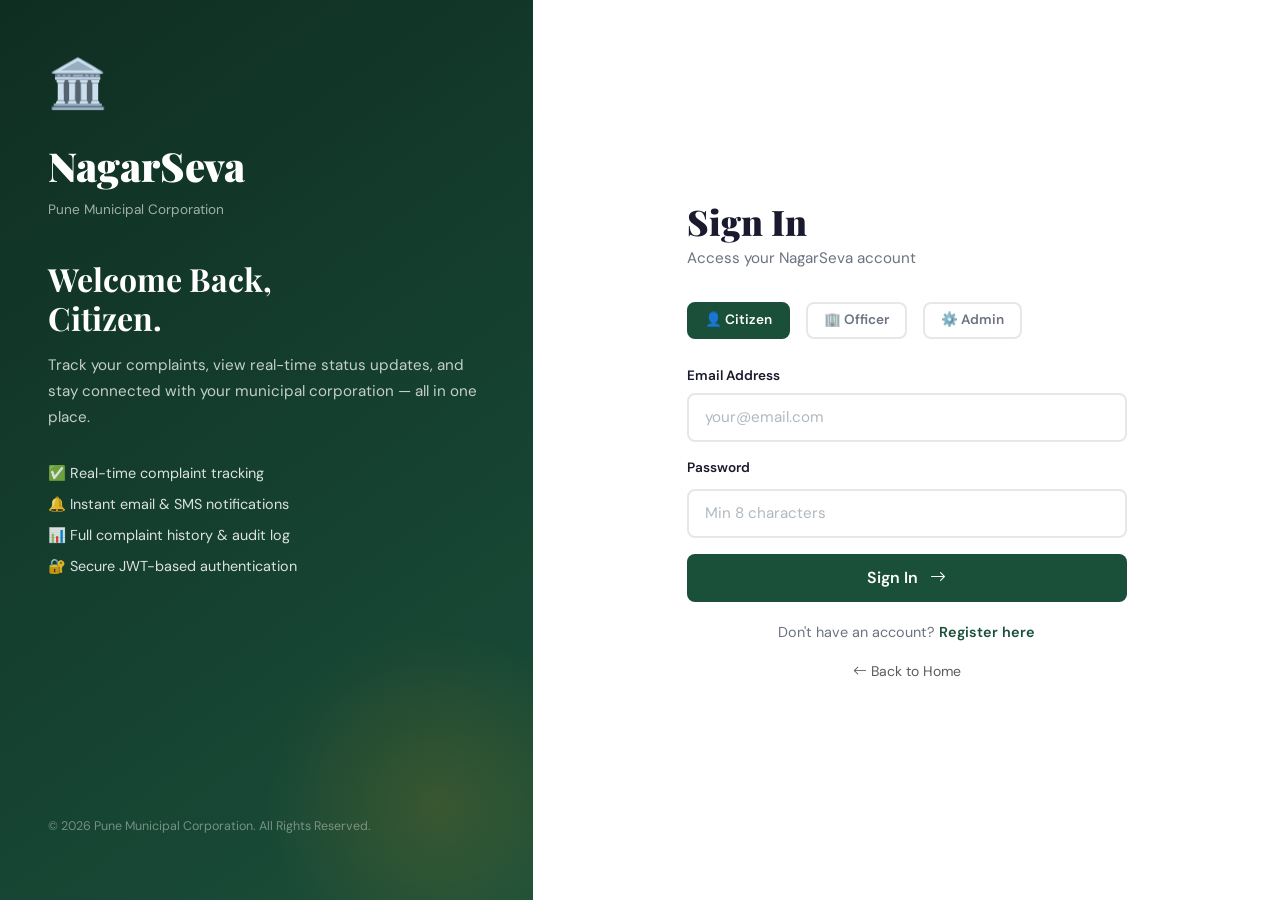
<file: Frontend/citizen-dashboard.html>
<!DOCTYPE html>
<html lang="en">
<head>
  <meta charset="UTF-8" /><meta name="viewport" content="width=device-width, initial-scale=1.0" />
  <title>Citizen Dashboard — NagarSeva</title>
  <link rel="stylesheet" href="https://cdn.jsdelivr.net/npm/bootstrap@5.3.3/dist/css/bootstrap.min.css" />
  <link rel="stylesheet" href="https://cdn.jsdelivr.net/npm/bootstrap-icons@1.11.3/font/bootstrap-icons.min.css" />
  <link rel="stylesheet" href="css/style.css" />
</head>
<body>

<button class="sidebar-toggle-btn" id="sidebarToggle"><i class="bi bi-list"></i></button>
<div class="sidebar-overlay" id="sidebarOverlay"></div>

<div class="dashboard-wrapper">
  <!-- SIDEBAR -->
  <aside class="sidebar" id="sidebar">
    <div class="sidebar-brand">🏛️ NagarSeva</div>
    <div class="sidebar-user">
      <div class="sidebar-avatar citizen-avatar"> RS</div>
      <div class="sidebar-user-name citizen-name"> 
  Citizen
</div><div class="sidebar-user-role">Citizen</div>
    </div>
    <nav class="sidebar-nav">
      <a href="#" class="nav-link active" data-tab="tab-overview"><span class="nav-icon">📊</span> Overview</a>
      <a href="#" class="nav-link" data-tab="tab-submit"><span class="nav-icon">📝</span> Submit Complaint</a>
      <a href="#" class="nav-link" data-tab="tab-track"><span class="nav-icon">🔍</span> Track Complaint</a>
      <a href="#" class="nav-link" data-tab="tab-history"><span class="nav-icon">📋</span> My History</a>
      <a href="#" class="nav-link" data-tab="tab-profile"><span class="nav-icon">👤</span> My Profile</a>
    </nav>
    <div class="sidebar-footer">
      <a href="../index.html" class="sidebar-logout"><i class="bi bi-box-arrow-left me-2"></i> Logout</a>
    </div>
  </aside>

  <!-- MAIN -->
  <div class="dash-main">
    <!-- Topbar -->
    <div class="dash-topbar">
      <div class="dash-topbar-title" id="topbarTitle">Overview</div>
      <div class="topbar-actions">
        <div class="notif-bell" data-bs-toggle="tooltip" title="3 new notifications">🔔<span class="notif-dot"></span></div>
        <div class="d-flex align-items-center gap-2">
          <div style="width:36px;height:36px;background:var(--primary);border-radius:50%;display:flex;align-items:center;justify-content:center;color:#fff;font-weight:700;font-size:0.85rem">RS</div>
          <span class="d-none d-md-inline fw-600 small citizen-name">   Citizen</span>
        </div>
      </div>
    </div>

    <div class="dash-content">

      <!-- TAB: OVERVIEW -->
      <div id="tab-overview" class="tab-pane active">
        <div class="dash-page-header">
          <h1 class="dash-page-title"     id="citizenGreeting">  Welcome 👋</h1>
          <p class="dash-page-sub">Here's a summary of your grievances.</p>
        </div>

        <!-- KPI Row -->
        <div class="row g-3 mb-4">
          <div class="col-6 col-lg-3">
            <div class="kpi-card">
              <div class="kpi-icon-wrap" style="background:#fee2e2"><i class="bi bi-exclamation-circle-fill" style="color:#dc2626"></i></div>
              <div class="kpi-info"><div class="kpi-num" id="kpiOpen">  0
</div><div class="kpi-label">Open</div></div>
            </div>
          </div>
          <div class="col-6 col-lg-3">
            <div class="kpi-card">
              <div class="kpi-icon-wrap" style="background:#fef9c3"><i class="bi bi-clock-fill" style="color:#d97706"></i></div>
              <div class="kpi-info"><div class="kpi-num"
     id="kpiInProgress">
  0
</div><div class="kpi-label">In Progress</div></div>
            </div>
          </div>
          <div class="col-6 col-lg-3">
            <div class="kpi-card">
              <div class="kpi-icon-wrap" style="background:#dcfce7"><i class="bi bi-check-circle-fill" style="color:#16a34a"></i></div>
              <div class="kpi-info"><div class="kpi-num"
     id="kpiResolved">
  0
</div><div class="kpi-label">Resolved</div></div>
            </div>
          </div>
          <div class="col-6 col-lg-3">
            <div class="kpi-card">
              <div class="kpi-icon-wrap" style="background:#f3f4f6"><i class="bi bi-x-circle-fill" style="color:#9ca3af"></i></div>
              <div class="kpi-info"><div class="kpi-num"
     id="kpiRejected">
  0
</div><div class="kpi-label">Rejected</div></div>
            </div>
          </div>
        </div>

        <!-- Recent Complaints Table -->
        <div class="table-card mb-4">
          <div class="table-card-header">
            <h5>Recent Complaints</h5>
            <button class="btn btn-sm btn-outline-success" onclick="document.querySelector('[data-tab=tab-submit]').click()">+ New Complaint</button>
          </div>
          <div class="table-responsive">
            <table class="custom-table">
              <thead><tr><th>ID</th><th>Category</th><th>Department</th><th>Status</th><th>Priority</th><th>Filed On</th><th>Action</th></tr></thead>
              <tbody id="recentComplaintsBody">
                
              </tbody>
            </table>
          </div>
        </div>
      </div>

      <!-- TAB: SUBMIT COMPLAINT -->
      <div id="tab-submit" class="tab-pane">
        <div class="dash-page-header">
          <h1 class="dash-page-title">Submit a Complaint</h1>
          <p class="dash-page-sub">Fill in the details. Your complaint will be auto-routed to the right department.</p>
        </div>
        <div class="form-card">
          <form id="complaintForm" novalidate>
            <div class="row g-3 mb-3">
              <div class="col-md-6">
                <label class="form-label-custom">Complaint Category <span class="text-danger">*</span></label>
                <select
                  class="form-control-custom"
                  id="deptSelect">

                  <option value="">
                    — Select Department —
                  </option>

                </select>
              </div>
              <div class="col-md-6">
                <label class="form-label-custom">Priority</label>
                <select class="form-control-custom">
                  <option>Low</option><option selected>Medium</option><option>High</option>
                </select>
              </div>
            </div>
            <div class="mb-3">
              <label class="form-label-custom" for="complaintTitle">Complaint Title <span class="text-danger">*</span></label>
              <input type="text" id="complaintTitle" class="form-control-custom" placeholder="Brief title of your issue" required />
            </div>
            <div class="mb-3">
              <label class="form-label-custom" for="complaintDesc">Description <span class="text-danger">*</span></label>
              <textarea id="complaintDesc" class="form-control-custom" rows="5" placeholder="Describe the issue in detail — include time observed, frequency, impact, etc." required></textarea>
            </div>
            <div class="mb-3">
              <label class="form-label-custom" for="complaintLocation">Exact Location / Address <span class="text-danger">*</span></label>
              <input type="text" id="complaintLocation" class="form-control-custom" placeholder="Street, landmark, Ward No., Pune" required />
            </div>
            <!-- ATTACHMENT -->
<div class="mb-4">

  <label class="form-label-custom">

    Attach Photo / Document (Optional)

  </label>

  <div class="upload-zone"
       id="uploadZone">

    <!-- HIDDEN FILE INPUT -->
    <input
      type="file"
      id="complaintAttachment"
      accept=".jpg,.jpeg,.png,.pdf"
      hidden>

    <div class="upload-icon">
      📎
    </div>

    <p id="uploadText">

      Click to upload or drag & drop

    </p>

    <small>

      JPG, PNG, PDF — Max 5 MB

    </small>

    <!-- PREVIEW -->
    <div id="uploadPreview"
         class="mt-3"
         style="display:none;">

      <img
        id="previewImage"
        class="img-fluid rounded-4 border"
        style="
          max-height:200px;
          display:none;
        ">

      <div
        id="previewFileName"
        class="small fw-bold mt-2">

      </div>

    </div>

  </div>

</div>
            <button type="submit" class="btn-primary-custom">Submit Complaint <i class="bi bi-arrow-right ms-1"></i></button>
          </form>
        </div>
      </div>

      <!-- TAB: TRACK -->
<div id="tab-track" class="tab-pane">

  <div class="dash-page-header">

    <h1 class="dash-page-title">
      Track Complaint
    </h1>

    <p class="dash-page-sub">
      Enter your complaint ID to see its current status.
    </p>

  </div>

  <!-- SEARCH -->
  <div class="d-flex gap-2 mb-4">

    <input
      type="text"
      id="trackInput"
      class="form-control-custom"
      placeholder="Enter Complaint ID (e.g. GR-1038)"
      style="max-width:360px" />

    <button
      class="btn-primary-custom"
      id="trackSearchBtn">

      Search

    </button>

  </div>

  <!-- TRACKER RESULT -->
  <div id="trackerResult"
       class="tracker-card"
       style="display:none;">

    <!-- HEADER -->
    <div class="d-flex justify-content-between align-items-start flex-wrap gap-3 mb-4">

      <div>

        <h2 id="trackComplaintId"
            style="font-family:var(--font-head);font-weight:900;">

          #GR-0000

        </h2>

        <p id="trackComplaintTitle"
           class="text-muted mb-0">

          Complaint title

        </p>

      </div>

      <div id="trackStatusBadge"></div>

    </div>

    <!-- INFO -->
    <div class="row g-3 mb-4">

      <div class="col-md-4">

        <div class="detail-card">

          <div class="small text-muted mb-1">
            Department
          </div>

          <strong id="trackDepartment">
            —
          </strong>

        </div>

      </div>

      <div class="col-md-4">

        <div class="detail-card">

          <div class="small text-muted mb-1">
            Priority
          </div>

          <strong id="trackPriority">
            —
          </strong>

        </div>

      </div>

      <div class="col-md-4">

        <div class="detail-card">

          <div class="small text-muted mb-1">
            SLA Deadline
          </div>

          <strong id="trackDeadline">
            —
          </strong>

        </div>

      </div>

    </div>

    <!-- TIMELINE -->
    <h5 class="fw-bold mb-4"
        style="font-family:var(--font-head)">

      Progress Timeline

    </h5>

    <div class="timeline-modern">

      <!-- SUBMITTED -->
      <div class="timeline-item-modern completed">

        <div class="timeline-dot-modern"></div>

        <div class="timeline-content-modern">

          <h6>
            Complaint Submitted
          </h6>

          <small id="trackCreatedAt">
            —
          </small>

        </div>

      </div>

      <!-- ASSIGNED -->
      <div class="timeline-item-modern"
           id="timelineAssigned">

        <div class="timeline-dot-modern"></div>

        <div class="timeline-content-modern">

          <h6>
            Assigned to Department
          </h6>

          <small>
            Complaint assigned successfully
          </small>

        </div>

      </div>

      <!-- PROGRESS -->
      <div class="timeline-item-modern"
           id="timelineProgress">

        <div class="timeline-dot-modern"></div>

        <div class="timeline-content-modern">

          <h6>
            Under Investigation
          </h6>

          <small>
            Officer reviewing complaint
          </small>

        </div>

      </div>

      <!-- RESOLVED -->
      <div class="timeline-item-modern"
           id="timelineResolved">

        <div class="timeline-dot-modern"></div>

        <div class="timeline-content-modern">

          <h6>
            Resolution Pending
          </h6>

          <small>
            Awaiting resolution
          </small>

        </div>

      </div>

      <!-- CLOSED -->
      <div class="timeline-item-modern"
           id="timelineClosed">

        <div class="timeline-dot-modern"></div>

        <div class="timeline-content-modern">

          <h6>
            Complaint Closed
          </h6>

          <small>
            —
          </small>

        </div>

      </div>

    </div>

  </div>

</div>

      <!-- TAB: HISTORY -->
      <div id="tab-history" class="tab-pane">
        <div class="dash-page-header">
          <h1 class="dash-page-title">My Complaint History</h1>
        </div>
        <div class="d-flex gap-2 flex-wrap mb-3">
          <select class="form-control-custom" style="width:auto"><option>All Departments</option><option>Water Supply</option><option>Roads</option><option>Sanitation</option><option>Lighting</option></select>
          <select class="form-control-custom" style="width:auto"><option>All Status</option><option>Open</option><option>In Progress</option><option>Resolved</option><option>Rejected</option></select>
          <input type="date" class="form-control-custom" style="width:auto">
        </div>
        <div class="table-card">
          <div class="table-responsive">
            <table class="custom-table">
              <thead><tr><th>ID</th><th>Category</th><th>Department</th><th>Status</th><th>Priority</th><th>Filed</th><th>Resolved</th></tr></thead>
              <tbody id="historyTableBody">
               
              </tbody>
            </table>
          </div>
        </div>
      </div>

      <!-- TAB: PROFILE -->
      <div id="tab-profile" class="tab-pane">
        <div class="dash-page-header">
          <h1 class="dash-page-title">My Profile</h1>
        </div>
        <div class="form-card">
          <div class="d-flex align-items-center gap-3 mb-4 pb-3" style="border-bottom:1px solid var(--border)">
            <div style="width:72px;height:72px;background:var(--primary);border-radius:50%;display:flex;align-items:center;justify-content:center;color:#fff;font-family:var(--font-head);font-size:1.8rem;font-weight:700">RS</div>
            <div><div class="citizen-name"
     style="
      font-family:var(--font-head);
      font-size:1.4rem;
      font-weight:700">

  Citizen

</div><div class="text-muted small">Citizen · Joined Jan 2026</div></div>
          </div>
          <div class="row g-3 mb-3">
            <div class="col-md-6">
              <label class="form-label-custom">Full Name</label>
              <input type="text" class="form-control-custom" id="profileCitizenName">
            </div>
            <div class="col-md-6">
              <label class="form-label-custom">Mobile Number</label>
              <input type="tel" class="form-control-custom" id="profileCitizenMobile">
            </div>
          </div>
          <div class="mb-3">
            <label class="form-label-custom">Email Address</label>
            <input type="email" class="form-control-custom" id="profileEmail">
          </div>
          <div class="mb-4">
            <label class="form-label-custom">Residential Address</label>
            <input type="text" class="form-control-custom" value="Flat 302, Kothrud, Pune — 411038">
          </div>
          <button class="btn-primary-custom" id="profileSaveBtn">Save Changes <i class="bi bi-check-lg ms-1"></i></button>
        </div>
      </div>

    </div><!-- /dash-content -->
  </div><!-- /dash-main -->
</div><!-- /dashboard-wrapper -->

<div class="toast-container-custom" id="toastContainer"></div>
<script src="https://cdn.jsdelivr.net/npm/bootstrap@5.3.3/dist/js/bootstrap.bundle.min.js"></script>
<script src="js/api.js"></script>
<script src="js/app.js"></script>

</body>
</html>
</file>
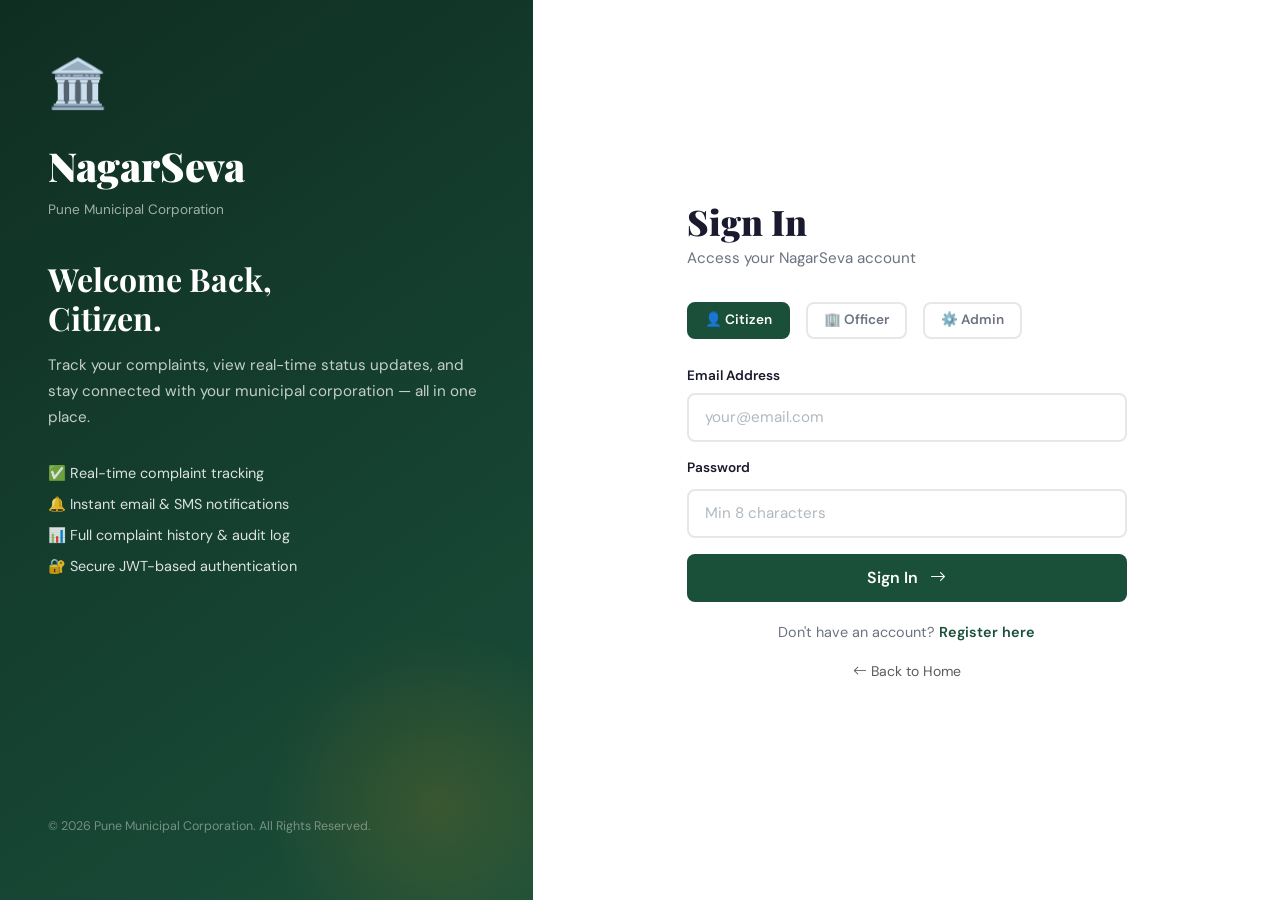
<file: Frontend/department-dashboard.html>
<!DOCTYPE html>
<html lang="en">
<head>
  <meta charset="UTF-8" />
  <meta name="viewport" content="width=device-width, initial-scale=1.0" />
  <title>Department Dashboard — NagarSeva</title>
  <link rel="stylesheet" href="https://cdn.jsdelivr.net/npm/bootstrap@5.3.3/dist/css/bootstrap.min.css" />
  <link rel="stylesheet"
      href="https://cdn.jsdelivr.net/npm/bootstrap-icons@1.11.3/font/bootstrap-icons.min.css">
  <link rel="stylesheet" href="css/style.css" />
  <style>
    /* ---- Department-specific sidebar ---- */
    .sidebar { background: linear-gradient(180deg, #1e3a5f 0%, #1d4ed8 100%); }
    .sidebar-avatar-dept { background: #1d4ed8; border: 2px solid rgba(255,255,255,.3); }

    /* Priority indicator dot */
    .priority-dot { width:10px; height:10px; border-radius:50%; display:inline-block; margin-right:6px; }
    .priority-dot.high   { background:#dc2626; }
    .priority-dot.medium { background:#d97706; }
    .priority-dot.low    { background:#2563eb; }

    /* SLA countdown pill */
    .sla-countdown { font-size:.78rem; font-weight:700; padding:.25rem .7rem; border-radius:50px; white-space:nowrap; }
    .sla-countdown.breach  { background:#fee2e2; color:#dc2626; }
    .sla-countdown.warning { background:#fef9c3; color:#d97706; }
    .sla-countdown.ok      { background:#dcfce7; color:#16a34a; }

    /* Complaint detail card */
    .detail-card { background:var(--white); border-radius:var(--radius); border:1px solid var(--border); padding:1.5rem; box-shadow:var(--shadow); }
    .detail-card h6 { font-family:var(--font-head); font-weight:700; margin-bottom:.75rem; font-size:1rem; }

    /* Modal dept color */
    .modal-header { background:linear-gradient(135deg,#1e3a5f,#1d4ed8); color:#fff; }
    .modal-header .btn-close { filter:invert(1); }

    /* Status update form step bar */
    .step-bar { display:flex; gap:0; margin-bottom:1.5rem; }
    .step-bar-item { flex:1; padding:.5rem .75rem; text-align:center; font-size:.78rem; font-weight:600; background:var(--bg); border:1px solid var(--border); cursor:pointer; transition:all .2s; }
    .step-bar-item:first-child { border-radius:var(--radius-sm) 0 0 var(--radius-sm); }
    .step-bar-item:last-child  { border-radius:0 var(--radius-sm) var(--radius-sm) 0; }
    .step-bar-item.sel { background:var(--primary); color:#fff; border-color:var(--primary); }
    .step-bar-item.done{ background:var(--success); color:#fff; border-color:var(--success); }
  </style>
</head>
<body>

<button class="sidebar-toggle-btn" id="sidebarToggle"><i class="bi bi-list"></i></button>
<div class="sidebar-overlay" id="sidebarOverlay"></div>

<div class="dashboard-wrapper">

  <!-- ===== SIDEBAR ===== -->
  <aside class="sidebar" id="sidebar">
    <div class="sidebar-brand">🏢 Dept. Portal</div>
    <div class="sidebar-user">
      <div class="sidebar-avatar sidebar-avatar-dept officer-avatar">
  OF
</div>
      <div>
        <div class="sidebar-user-name officer-name">
  Officer
</div>
        <div class="sidebar-user-role officer-department">
  Department
</div>
      </div>
    </div>
    <nav class="sidebar-nav">
      <a href="#" class="nav-link active"  data-tab="tab-overview">  <span class="nav-icon">📊</span> Overview</a>
      <a href="#" class="nav-link"         data-tab="tab-complaints"><span class="nav-icon">📋</span> My Complaints</a>
      <a href="#" class="nav-link"         data-tab="tab-update">    <span class="nav-icon">✏️</span> Update Status</a>
      <a href="#" class="nav-link"         data-tab="tab-sla">       <span class="nav-icon">⏱️</span> SLA Monitor</a>
      <a href="#" class="nav-link"         data-tab="tab-history">   <span class="nav-icon">📂</span> History</a>
      <a href="#" class="nav-link"         data-tab="tab-profile">   <span class="nav-icon">👤</span> My Profile</a>
    </nav>
    <div class="sidebar-footer">
      <a href="../index.html" class="sidebar-logout"><i class="bi bi-box-arrow-left me-2"></i>Logout</a>
    </div>
  </aside>

  <!-- ===== MAIN ===== -->
  <div class="dash-main">

    <!-- Topbar -->
    <div class="dash-topbar">
      <div class="dash-topbar-title" id="topbarTitle">Overview</div>
      <div class="topbar-actions gap-3">
        <div class="notif-bell" data-bs-toggle="tooltip" title="2 SLA alerts">🔔<span class="notif-dot"></span></div>
        <div class="d-flex align-items-center gap-2">
          <div style="width:36px;height:36px;background:#1d4ed8;border-radius:50%;display:flex;align-items:center;justify-content:center;color:#fff;font-weight:700;font-size:.85rem">KD</div>
          <div class="d-none d-md-block">
            <div class="fw-600 small officer-name">  Officer</div>
            <div class="text-muted officer-department" style="font-size:.7rem">  Department Officer</div>
          </div>
        </div>
      </div>
    </div>

    <div class="dash-content">

      <!-- ============================================================
           TAB 1 — OVERVIEW
           ============================================================ -->
      <div id="tab-overview" class="tab-pane active">

        <div class="dash-page-header d-flex align-items-center justify-content-between flex-wrap gap-2">
          <div>
            <h1 class="dash-page-title"  id="overviewDepartmentTitle">
  Department Dashboard

</h1>

<p class="dash-page-sub"
   id="overviewDepartmentSubtitle">

  Officer Dashboard

</p>
          </div>
          <span class="status-badge badge-active" style="font-size:.85rem;padding:.4rem 1rem">SLA: 96%</span>
        </div>

        <!-- KPIs -->
        <!-- KPIs -->
<div class="row g-3 mb-4">

  <!-- OPEN -->
  <div class="col-6 col-xl-3">
    <div class="kpi-card">

      <div class="kpi-icon-wrap"
           style="background:#fee2e2">

        <i class="bi bi-exclamation-circle-fill"
           style="color:#dc2626;
                  font-size:1.4rem"></i>

      </div>

      <div class="kpi-info">

        <div class="kpi-num"
             id="officerKpiOpen">

          0

        </div>

        <div class="kpi-label">

          Open

        </div>

      </div>

    </div>
  </div>

  <!-- IN PROGRESS -->
  <div class="col-6 col-xl-3">
    <div class="kpi-card">

      <div class="kpi-icon-wrap"
           style="background:#fef9c3">

        <i class="bi bi-clock-fill"
           style="color:#d97706;
                  font-size:1.4rem"></i>

      </div>

      <div class="kpi-info">

        <div class="kpi-num"
             id="officerKpiInProgress">

          0

        </div>

        <div class="kpi-label">

          In Progress

        </div>

      </div>

    </div>
  </div>

  <!-- RESOLVED -->
  <div class="col-6 col-xl-3">
    <div class="kpi-card">

      <div class="kpi-icon-wrap"
           style="background:#dcfce7">

        <i class="bi bi-check-circle-fill"
           style="color:#16a34a;
                  font-size:1.4rem"></i>

      </div>

      <div class="kpi-info">

        <div class="kpi-num"
             id="officerKpiResolved">

          0

        </div>

        <div class="kpi-label">

          Resolved

        </div>

      </div>

    </div>
  </div>

  <!-- BREACHED -->
  <div class="col-6 col-xl-3">
    <div class="kpi-card">

      <div class="kpi-icon-wrap"
           style="background:#fee2e2">

        <i class="bi bi-alarm-fill"
           style="color:#dc2626;
                  font-size:1.4rem"></i>

      </div>

      <div class="kpi-info">

        <div class="kpi-num"
             id="officerKpiBreached">

          0

        </div>

        <div class="kpi-label">

          SLA Breached

        </div>

      </div>

    </div>
  </div>

</div>

        <!-- Row 2: Urgent complaints + Mini chart -->
        <!-- Row 2: Urgent complaints + Mini chart -->
<div class="row g-3 mb-4">

  <!-- Urgent / High Priority -->
  <div class="col-lg-7">

    <div class="table-card">

      <div class="table-card-header">

        <h5>
          🚨 Urgent & High Priority
        </h5>

        <button
          class="btn btn-sm btn-outline-primary"
          onclick="
            document
              .querySelector(
                '[data-tab=tab-complaints]'
              )
              .click()
          ">

          View All

        </button>

      </div>

      <div class="table-responsive">

        <table class="custom-table">

          <thead>

            <tr>

              <th>ID</th>

              <th>Issue</th>

              <th>Citizen</th>

              <th>Priority</th>

              <th>Status</th>

              <th>SLA</th>

              <th>Action</th>

            </tr>

          </thead>

          <!-- Dynamic rows from JS -->
          <tbody id="urgentTableBody">

          </tbody>

        </table>

      </div>

    </div>

  </div>

          <!-- Activity + mini stats -->
          <div class="col-lg-5">
  <div class="table-card h-100">

    <div class="table-card-header">
      <h5>Today's Activity</h5>
    </div>

    <div
      class="activity-feed px-3"
      id="officerActivityFeed">

    </div>

  </div>
</div>
        </div>

        <!-- SLA Summary Cards -->
        <!-- SLA Summary Cards -->
<div class="row g-3">

  <!-- SLA RATE -->
  <div class="col-md-4">

    <div class="detail-card">

      <h6>
        📊 This Month's SLA
      </h6>

      <div
        class="d-flex align-items-center gap-3 mt-2">

        <div
          id="monthlySlaRate"
          style="
            font-family:var(--font-head);
            font-size:2.5rem;
            font-weight:900;
            color:#16a34a">

          0%

        </div>

        <div>

          <div class="small text-muted">

            Target: 95%

          </div>

          <div
            class="small"
            id="monthlySlaStatus"
            style="
              color:#16a34a;
              font-weight:600">

            —

          </div>

        </div>

      </div>

      <div class="perf-bar-track mt-2">

        <div
          class="perf-bar-fill"
          id="monthlySlaBar"
          style="
            width:0%;
            background:#16a34a;
            height:10px;
            border-radius:100px">

        </div>

      </div>

    </div>

  </div>

  <!-- AVG RESOLUTION -->
  <div class="col-md-4">

    <div class="detail-card">

      <h6>
        ⏱️ Avg Resolution Time
      </h6>

      <div
        id="avgResolutionTime"
        style="
          font-family:var(--font-head);
          font-size:2.5rem;
          font-weight:900;
          color:var(--primary)">

        0hrs

      </div>

      <div class="small text-muted mt-1">

        SLA target: 48 hrs

      </div>

      <div
        class="small"
        id="resolutionStatus"
        style="
          color:#16a34a;
          font-weight:600">

        —

      </div>

    </div>

  </div>

  <!-- SATISFACTION -->
  <div class="col-md-4">

    <div class="detail-card">

      <h6>
        ⭐ Citizen Satisfaction
      </h6>

      <div
        id="citizenRating"
        style="
          font-family:var(--font-head);
          font-size:2.5rem;
          font-weight:900;
          color:#d97706">

        0/5

      </div>

      <div
        class="d-flex gap-1 mt-1"
        id="citizenStars"
        style="color:#d97706">

      </div>

      <div
        class="small text-muted mt-1"
        id="ratingCount">

        No ratings

      </div>

    </div>

  </div>

</div>

      </div><!-- /tab-overview -->


      <!-- ============================================================
           TAB 2 — MY COMPLAINTS
           ============================================================ -->
      <div id="tab-complaints" class="tab-pane">

  <div
    class="dash-page-header d-flex align-items-center justify-content-between flex-wrap gap-2">

    <div>

      <h1 class="dash-page-title">

        My Department Complaints

      </h1>

      <p
        class="dash-page-sub"
        id="departmentComplaintCount">

        0 complaints assigned

      </p>

    </div>

    <div class="d-flex gap-2">

      <button
        class="btn btn-sm btn-outline-secondary">

        <i class="bi bi-download me-1"></i>

        Export

      </button>

    </div>

  </div>

        <!-- Filters -->
        <div class="d-flex flex-wrap gap-2 mb-3">

  <!-- STATUS -->
  <select
    class="form-select form-select-sm"
    style="width:130px"
    id="deptFilterStatus">

    <option value="">
      All Status
    </option>

    <option value="OPEN">
      Open
    </option>

    <option value="IN_PROGRESS">
      In Progress
    </option>

    <option value="RESOLVED">
      Resolved
    </option>

    <option value="REJECTED">
      Rejected
    </option>

  </select>

  <!-- PRIORITY -->
  <select
    class="form-select form-select-sm"
    style="width:130px"
    id="deptFilterPriority">

    <option value="">
      All Priority
    </option>

    <option value="HIGH">
      High
    </option>

    <option value="MEDIUM">
      Medium
    </option>

    <option value="LOW">
      Low
    </option>

  </select>

  <!-- DATE -->
  <input
    type="date"
    class="form-control form-control-sm"
    style="width:150px"
    id="deptFilterDate">

  <!-- SEARCH -->
  <input
    type="text"
    class="form-control form-control-sm"
    style="width:220px"
    id="deptSearchInput"
    placeholder="🔍 Search complaint ID">

</div>

        <!-- Quick count tabs -->
        <ul class="nav nav-tabs mb-3 inner-tabs border-0">

  <li class="nav-item">
    <a class="nav-link active" href="#">

      All
      (<span id="allComplaintsCount">0</span>)

    </a>
  </li>

  <li class="nav-item">
    <a class="nav-link" href="#">

      Open
      (<span id="openComplaintsCount">0</span>)

    </a>
  </li>

  <li class="nav-item">
    <a class="nav-link" href="#">

      In Progress
      (<span id="progressComplaintsCount">0</span>)

    </a>
  </li>

  <li class="nav-item">
    <a class="nav-link" href="#">

      Resolved
      (<span id="resolvedComplaintsCount">0</span>)

    </a>
  </li>

</ul>

<div class="table-card">

  <div class="table-responsive">

    <table class="custom-table">

      <thead>

        <tr>

          <th>ID</th>

          <th>Category</th>

          <th>Citizen</th>

          <th>Location</th>

          <th>Priority</th>

          <th>Status</th>

          <th>Filed</th>

          <th>SLA</th>

          <th>Action</th>

        </tr>

      </thead>

      <!-- Dynamic rows -->
      <tbody id="deptComplaintsBody">

      </tbody>

    </table>

  </div>

  <!-- Pagination -->
  <div
    class="d-flex align-items-center justify-content-between px-3 py-2"
    style="border-top:1px solid var(--border)">

    <small
      class="text-muted"
      id="deptComplaintPagination">

      Showing 0 complaints

    </small>

    <nav>

      <ul
        class="pagination pagination-sm mb-0"
        id="deptPagination">

      </ul>

    </nav>

  </div>

</div>

</div><!-- /tab-complaints -->

      <!-- ============================================================
           TAB 3 — UPDATE STATUS
           ============================================================ -->
      <div id="tab-update" class="tab-pane">
        <div class="dash-page-header">
          <h1 class="dash-page-title">Update Complaint Status</h1>
          <p class="dash-page-sub">Change status, add progress notes, and notify the citizen.</p>
        </div>

        <!-- Search complaint -->
        <div class="form-card mb-3">
          <label class="form-label-custom">Search Complaint</label>
          <div class="d-flex gap-2">
            <input type="text" class="form-control-custom" id="updateSearchInput" placeholder="Enter Complaint ID e.g. GR-1043" style="max-width:320px">
            <button class="btn-primary-custom"
        id="loadComplaintBtn">Load Complaint</button>
          </div>
        </div>

        <!-- Update form -->
        <div class="row g-3" id="updateFormSection">
          <div class="col-lg-7">
            <div class="form-card">
              <h6 style="font-family:var(--font-head);
                        font-weight:700;
                        margin-bottom:1rem">

                Update:
                <span id="updateComplaintIdLabel"
                      style="color:var(--primary)">

                  —

                </span>

              </h6>

              <!-- Progress Steps -->
              <div class="step-bar mb-3">
                <div class="step-bar-item done">Submitted</div>
                <div class="step-bar-item done">Assigned</div>
                <div class="step-bar-item sel">In Progress</div>
                <div class="step-bar-item">Resolved</div>
              </div>

              <div class="mb-3">
                <label class="form-label-custom">New Status <span class="text-danger">*</span></label>
                <select class="form-control-custom"
                        id="updateStatus">

                  <option value="IN_PROGRESS">
                    In Progress
                  </option>

                  <option value="RESOLVED">
                    Resolved
                  </option>

                  <option value="REJECTED">
                    Rejected
                  </option>

                </select>
              </div>
              <div class="mb-3">
                <label class="form-label-custom">Work Done / Progress Remarks <span class="text-danger">*</span></label>
                <textarea class="form-control-custom" id="updateRemark" rows="4" placeholder="Describe the action taken, current situation, next steps…"></textarea>
              </div>
              <div class="mb-3">
                <label class="form-label-custom">Expected Resolution Date</label>
                <input type="date" class="form-control-custom">
              </div>
              <div class="mb-4">
                <label class="form-label-custom">Attach Evidence / Photo</label>
                <div class="upload-zone">
                  <div class="upload-icon">📎</div>
                  <p>Upload work completion photo</p>
                  <small>JPG, PNG — Max 5 MB</small>
                </div>
              </div>
              <div class="d-flex gap-2">
                <button class="btn-primary-custom" id="updateStatusBtn">Update & Notify Citizen <i class="bi bi-send ms-1"></i></button>
                <button class="btn btn-outline-secondary" onclick="document.getElementById('updateFormSection').style.display='none'">Cancel</button>
              </div>
            </div>
          </div>

          <!-- Complaint summary card -->
          <div class="col-lg-5">
            <div class="detail-card mb-3">
              <h6>Complaint Summary</h6>
              <div class="mb-2"><small class="text-muted">ID</small><div class="fw-600" id="updateComplaintId">—</div></div>
              <div class="mb-2"><small class="text-muted">Issue</small><div class="fw-600" id="updateComplaintTitle">—</div></div>
              <div class="mb-2"><small class="text-muted">Citizen</small><div class="fw-600" id="updateComplaintCitizen">—</div></div>
              <div class="mb-2"><small class="text-muted">Location</small><div class="fw-600" id="updateComplaintLocation">—</div></div>
              <div class="mb-2"><small class="text-muted">Filed On</small><div class="fw-600" 
     id="updateComplaintFiledDate">—</div></div>
              <div class="mb-2"><small class="text-muted">SLA Deadline</small><div class="fw-600 text-warning"      id="updateComplaintDeadline">  — </div></div>
              <div><small class="text-muted">Current Status</small><div class="mt-1"      id="updateComplaintStatus">   — </div></div>
            </div>
            
          </div> <!-- col-lg-5 -->
          </div> <!-- row -->
        </div>
      </div><!-- /tab-update -->


      <!-- ============================================================
           TAB 4 — SLA MONITOR
           ============================================================ -->
      <div id="tab-sla" class="tab-pane">
        <div class="dash-page-header">
          <h1 class="dash-page-title">SLA Monitor</h1>
          <p class="dash-page-sub" id="slaDepartmentInfo">        Department SLA Monitoring </p>
        </div>

    <!-- SUMMARY KPI -->
    <div class="row g-3 mb-4">
    <!-- SLA RATE -->
    <div class="col-6 col-md-3"><div class="kpi-card"><div class="kpi-icon-wrap" style="background:#dcfce7"><i class="bi bi-graph-up-arrow" style="color:#16a34a;font-size:1.3rem"></i></div>    <div class="kpi-info"><div class="kpi-num" id="slaRateValue"           style="color:#16a34a">0%</div><div class="kpi-label">SLA Rate</div>     </div></div></div>

    <!-- BREACHED -->
    <div class="col-6 col-md-3"><div class="kpi-card"><div class="kpi-icon-wrap" style="background:#fee2e2"><i class="bi bi-alarm"  style="color:#dc2626;font-size:1.3rem"></i></div><div class="kpi-info">  <div class="kpi-num"  id="slaBreachedCount"  style="color:#dc2626">0</div><div class="kpi-label"> Breached </div></div></div></div>

    <!-- AT RISK -->
    <div class="col-6 col-md-3">
      <div class="kpi-card">
        <div class="kpi-icon-wrap"
             style="background:#fef9c3">
          <i class="bi bi-clock-history"
             style="color:#d97706;font-size:1.3rem"></i>
        </div>
        <div class="kpi-info">
          <div class="kpi-num"
               id="slaRiskCount">
            0
          </div>
          <div class="kpi-label">
            At Risk
          </div>
        </div>
      </div>
    </div>

    <!-- ON TRACK -->
    <div class="col-6 col-md-3">
      <div class="kpi-card">
        <div class="kpi-icon-wrap"
             style="background:#dbeafe">
          <i class="bi bi-check2-all"
             style="color:#1d4ed8;font-size:1.3rem"></i>
        </div>
        <div class="kpi-info">
          <div class="kpi-num"
               id="slaTrackCount">
            0
          </div>
          <div class="kpi-label">
            On Track
          </div>
        </div>
      </div>
    </div>
  </div>

  <!-- DYNAMIC SLA ITEMS -->
  <div id="slaMonitorContainer"></div>

</div><!-- /tab-sla -->


      <!-- ============================================================
           TAB 5 — HISTORY
           ============================================================ -->
      <div id="tab-history" class="tab-pane">
        <div class="dash-page-header"><h1 class="dash-page-title">Resolution History</h1><p class="dash-page-sub">312 complaints resolved by Water Supply Department</p></div>
        <div class="d-flex flex-wrap gap-2 mb-3">
          <input type="text" class="form-control form-control-sm" style="width:220px" placeholder="🔍 Search ID or citizen…">
          <input type="date" class="form-control form-control-sm" style="width:150px">
          <select class="form-select form-select-sm" style="width:150px"><option>All Priority</option><option>High</option><option>Medium</option><option>Low</option></select>
        </div>
        <div class="table-card">
          <div class="table-responsive">
            <table class="custom-table">
              <thead><tr><th>ID</th><th>Category</th><th>Citizen</th><th>Location</th><th>Priority</th><th>Resolved On</th><th>Rating</th></tr></thead>
              <tbody id="historyTableBody">
              </tbody>
            </table>
          </div>
        </div>
      </div><!-- /tab-history -->


      <!-- ============================================================
           TAB 6 — PROFILE
           ============================================================ -->
      <div id="tab-profile" class="tab-pane">
        <div class="dash-page-header"><h1 class="dash-page-title">Officer Profile</h1></div>
        <div class="row g-3">
          <div class="col-lg-6">
            <div class="form-card">
              <div class="d-flex align-items-center gap-3 mb-4 pb-3" style="border-bottom:1px solid var(--border)">
                <div style="width:72px;height:72px;background:#1d4ed8;border-radius:50%;display:flex;align-items:center;justify-content:center;color:#fff;font-family:var(--font-head);font-size:1.8rem;font-weight:700">KD</div>
                <div>
                  <div class="profileOfficerName"
     style="
       font-family:var(--font-head);
       font-size:1.4rem;
       font-weight:700">

  Officer

</div>
                  <div class="text-muted small"
     id="profileOfficerDepartment">

  Department Officer

</div>
                </div>
              </div>
              <div class="row g-3 mb-3">
                <div class="col-md-6"><label class="form-label-custom">Full Name</label><input type="text" class="form-control-custom" id="profileOfficerName"></div>
                <div class="col-md-6"><label class="form-label-custom">Employee ID</label><input type="text" class="form-control-custom" value="PMC-WS-042" readonly></div>
              </div>
              <div class="mb-3"><label class="form-label-custom">Official Email</label><input type="email" class="form-control-custom" id="profileOfficerEmail"></div>
              <div class="mb-4"><label class="form-label-custom">Mobile</label><input type="tel" class="form-control-custom" value="+91 94234 11020"></div>
              <button class="btn-primary-custom" id="profileSaveBtn">Save Changes <i class="bi bi-check-lg ms-1"></i></button>
            </div>
          </div>
          <div class="col-lg-6">

  <div class="form-card h-100">

    <div class="
      d-flex
      align-items-center
      justify-content-between
      mb-3
    ">

      <h5
        class="fw-bold mb-0"
        style="font-family:var(--font-head)">

        My Performance

      </h5>

      <span class="
        badge
        rounded-pill
        text-bg-success
      ">

        Active Officer

      </span>

    </div>

    <div class="row g-3">

      <!-- RESOLVED -->
      <div class="col-6">

        <div class="
          p-3
          text-center
          rounded-4
        " style="
          background:#ecfdf5;
          border:1px solid #bbf7d0;
        ">

          <div style="font-size:1.8rem">
            ✅
          </div>

          <div
            id="profileResolvedCount"
            style="
              font-family:var(--font-head);
              font-size:2rem;
              font-weight:900;
              color:#16a34a">

            0

          </div>

          <div class="small text-muted">

            Resolved

          </div>

        </div>

      </div>

      <!-- SLA -->
      <div class="col-6">

        <div class="
          p-3
          text-center
          rounded-4
        " style="
          background:#eff6ff;
          border:1px solid #bfdbfe;
        ">

          <div style="font-size:1.8rem">
            📈
          </div>

          <div
            id="profileSlaRate"
            style="
              font-family:var(--font-head);
              font-size:2rem;
              font-weight:900;
              color:#2563eb">

            0%

          </div>

          <div class="small text-muted">

            SLA Rate

          </div>

        </div>

      </div>

      <!-- AVG TIME -->
      <div class="col-6">

        <div class="
          p-3
          text-center
          rounded-4
        " style="
          background:#fff7ed;
          border:1px solid #fed7aa;
        ">

          <div style="font-size:1.8rem">
            ⏱️
          </div>

          <div
            id="profileAvgTime"
            style="
              font-family:var(--font-head);
              font-size:2rem;
              font-weight:900;
              color:#d97706">

            0hr

          </div>

          <div class="small text-muted">

            Avg Time

          </div>

        </div>

      </div>

      <!-- RATING -->
      <div class="col-6">

        <div class="
          p-3
          text-center
          rounded-4
        " style="
          background:#faf5ff;
          border:1px solid #e9d5ff;
        ">

          <div style="font-size:1.8rem">
            ⭐
          </div>

          <div
            id="profileRating"
            style="
              font-family:var(--font-head);
              font-size:2rem;
              font-weight:900;
              color:#7c3aed">

            0★

          </div>

          <div class="small text-muted">

            Rating

          </div>

        </div>

      </div>

    </div>

    <!-- PERFORMANCE BAR -->
    <div class="mt-4">

      <div class="
        d-flex
        justify-content-between
        small
        mb-2
      ">

        <span class="text-muted">
          Monthly Efficiency
        </span>

        <span
          id="profileEfficiencyText"
          class="fw-bold text-success">

          0%

        </span>

      </div>

      <div class="progress"
           style="
             height:10px;
             border-radius:100px">

        <div
          id="profileEfficiencyBar"
          class="progress-bar bg-success"
          style="width:0%">

        </div>

      </div>

    </div>

  </div>

</div>
        </div>
      </div><!-- /tab-profile -->

    </div><!-- /dash-content -->
  </div><!-- /dash-main -->
</div><!-- /dashboard-wrapper -->



<!-- ===== MODAL: View Complaint Detail ===== -->
<div class="modal fade" id="viewModal" tabindex="-1">
  <div class="modal-dialog modal-lg">
    <div class="modal-content">
      <div class="modal-header">
        <h5 class="modal-title fw-bold">#GR-1043 — Complaint Details</h5>
        <button type="button" class="btn-close" data-bs-dismiss="modal"></button>
      </div>
      <div class="modal-body">
        <div class="row g-3 mb-3">
          <div class="col-sm-4"><div class="p-3 rounded-3" style="background:var(--bg)"><div class="small text-muted">Citizen</div><strong id="modalCitizenName">
  —
</strong><br><small class="text-muted">9845123456</small></div></div>
          <div class="col-sm-4"><div class="p-3 rounded-3" style="background:var(--bg)"><div class="small text-muted">Category</div><strong id="modalComplaintTitle">
  —
</strong></div></div>
          <div class="col-sm-4"><div class="p-3 rounded-3" style="background:var(--bg)"><div class="small text-muted">Priority</div><strong id="modalComplaintPriority">
  —
</strong></div></div>
          <div class="col-sm-4"><div class="p-3 rounded-3" style="background:var(--bg)"><div class="small text-muted">Status</div><strong id="modalComplaintStatus">
  —
</strong></div></div>
          <div class="col-sm-4"><div class="p-3 rounded-3" style="background:var(--bg)"><div class="small text-muted">Filed On</div><strong id="modalComplaintFiled">
  —
</strong></div></div>
          <div class="col-sm-4"><div class="p-3 rounded-3" style="background:#fffbeb"><div class="small text-muted">SLA Deadline</div><strong
  id="modalComplaintDeadline"
  style="color:#d97706">

  —

</strong></div></div>
        </div>
        <div class="mb-3"><strong>Description:</strong><p
  class="text-muted mt-1"
  id="modalComplaintDescription">There is a major water leakage from the main pipeline on the ground floor of our society. Water is flowing into the road since yesterday morning. Estimated waste: 500 litres/hr.</p></div>
        <div><strong>Location:</strong><p
  class="text-muted mt-1"
  id="modalComplaintLocation">Near PMC Office, Shivajinagar, Pune — 411005, Ward 14</p></div>
      <!-- ATTACHMENT -->
<div
  id="modalAttachmentSection"
  class="mt-4"
  style="display:none;">

  <strong>

    Complaint Attachment

  </strong>

  <div class="mt-3">

    <!-- IMAGE -->
    <img
      id="modalAttachmentImage"
      class="img-fluid rounded-4 border"
      style="
        max-height:320px;
        display:none;
      ">

    <!-- PDF -->
    <a
      id="modalAttachmentPdf"
      target="_blank"
      class="btn btn-outline-primary"
      style="display:none;">

      <i class="bi bi-file-earmark-pdf me-1"></i>

      View PDF

    </a>

  </div>
</div>
</div>
      <div class="modal-footer">
        <button class="btn btn-secondary" data-bs-dismiss="modal">Close</button>
        <!-- <button class="btn" style="background:var(--primary);color:#fff" data-bs-dismiss="modal" data-bs-toggle="modal" data-bs-target="#updateModal" onclick="prefillUpdate('#GR-1043')">Update Status</button> -->
      </div>
    </div>
  </div>
</div>

<div class="toast-container-custom" id="toastContainer"></div>
<script src="https://cdn.jsdelivr.net/npm/bootstrap@5.3.3/dist/js/bootstrap.bundle.min.js"></script>

<script src="js/api.js"></script>
<script src="js/app.js"></script>
<script>
// function prefillUpdate(id) {
//   const el = document.getElementById('modalComplaintId');
//   if (el) el.textContent = id;
//   const lbl = document.getElementById('updateComplaintIdLabel');
//   if (lbl) lbl.textContent = id;
// }

// function loadComplaint() {
//   const val = document.getElementById('updateSearchInput').value.trim();
//   if (!val) { showToast('Please enter a Complaint ID.', 'warning'); return; }
//   const lbl = document.getElementById('updateComplaintIdLabel');
//   if (lbl) lbl.textContent = '#' + val.toUpperCase().replace('#','');
//   showToast('Complaint ' + val.toUpperCase() + ' loaded.', 'success');
// }

// function submitQuickUpdate() {
//   showToast('Status updated! Citizen has been notified via email.', 'success');
//   const modal = bootstrap.Modal.getInstance(document.getElementById('updateModal'));
//   if (modal) modal.hide();
// }
</script>
</body>
</html>
</file>
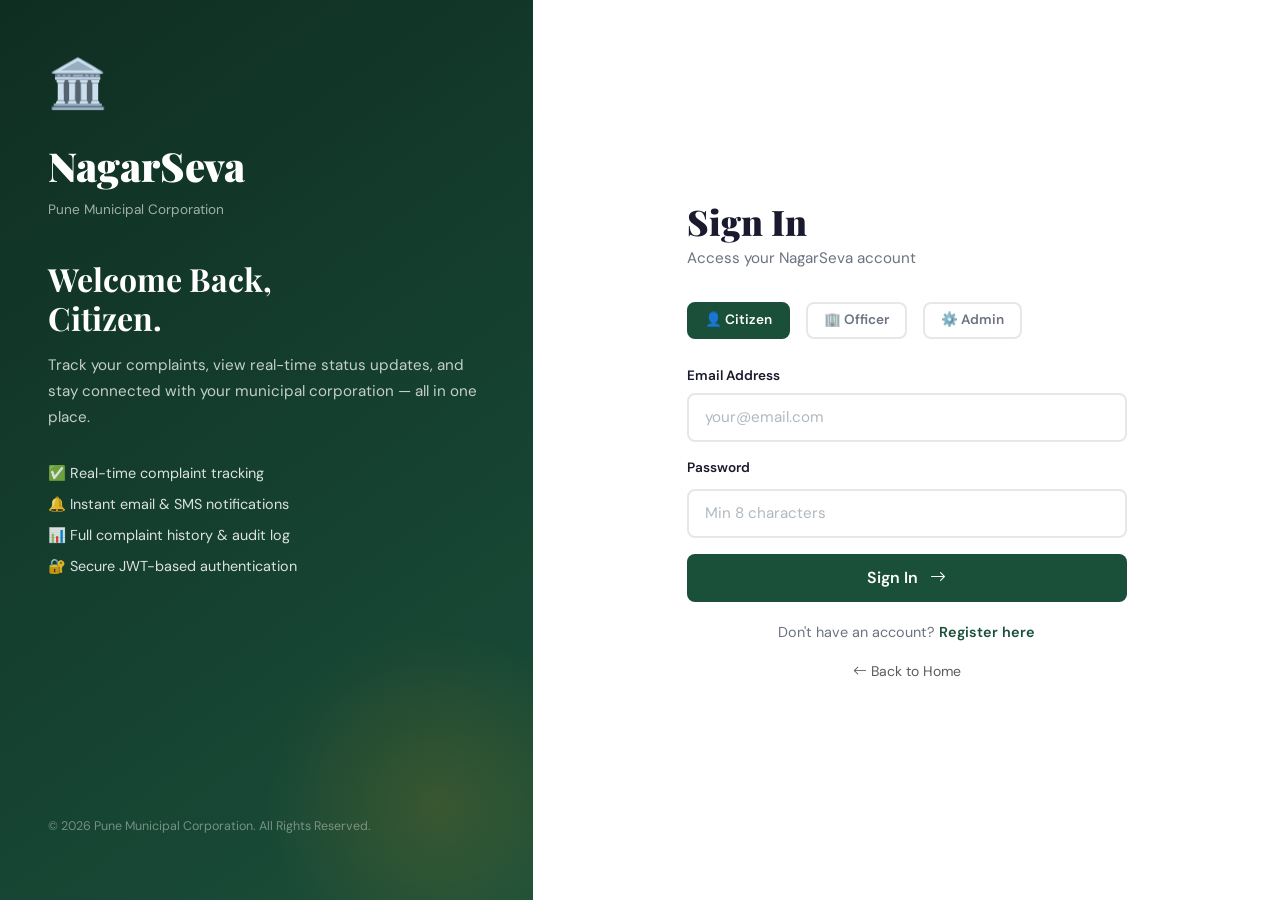
<file: Frontend/login.html>
<!DOCTYPE html>
<html lang="en">
<head>
  <meta charset="UTF-8" /><meta name="viewport" content="width=device-width, initial-scale=1.0" />
  <title>Login — NagarSeva</title>
  <link rel="stylesheet" href="https://cdn.jsdelivr.net/npm/bootstrap@5.3.3/dist/css/bootstrap.min.css" />
  <link rel="stylesheet" href="https://cdn.jsdelivr.net/npm/bootstrap-icons@1.11.3/font/bootstrap-icons.min.css" />
  <link rel="stylesheet" href="css/style.css" />
</head>
<body style="background:var(--bg)">

<div class="auth-wrapper">
  <!-- LEFT PANEL -->
  <div class="col-lg-5 d-none d-lg-flex">
    <div class="auth-left-panel w-100">
      <div>
        <div class="auth-left-logo">🏛️</div>
        <div class="auth-left-brand">NagarSeva</div>
        <div class="auth-left-sub">Pune Municipal Corporation</div>
        <h2 class="auth-left-tagline">Welcome Back,<br>Citizen.</h2>
        <p class="auth-left-desc">Track your complaints, view real-time status updates, and stay connected with your municipal corporation — all in one place.</p>
        <ul class="auth-feature-list">
          <li>✅ Real-time complaint tracking</li>
          <li>🔔 Instant email & SMS notifications</li>
          <li>📊 Full complaint history & audit log</li>
          <li>🔐 Secure JWT-based authentication</li>
        </ul>
      </div>
      <div class="mt-auto pt-4">
        <p style="color:rgba(255,255,255,0.4);font-size:0.78rem">© 2026 Pune Municipal Corporation. All Rights Reserved.</p>
      </div>
    </div>
  </div>

  <!-- RIGHT PANEL -->
  <div class="col-lg-7 col-12">
    <div class="auth-right-panel w-100 h-100">
      <div class="auth-card-inner">
        <a href="index.html" class="d-flex align-items-center gap-2 mb-4 d-lg-none text-decoration-none">
          <span style="font-size:1.5rem">🏛️</span>
          <span style="font-family:var(--font-head);font-weight:700;color:var(--primary);font-size:1.3rem">NagarSeva</span>
        </a>
        <h2 class="auth-title">Sign In</h2>
        <p class="auth-subtitle">Access your NagarSeva account</p>

        <!-- Role Tabs -->
        <div class="mb-4">
          <ul class="nav role-tabs gap-2 mb-0">
            <li class="nav-item">
              <button type="button"
                      class="nav-link role-tab active"
                      data-role="citizen">
                👤 Citizen
              </button>
            </li>

            <li class="nav-item">
              <button type="button"
                      class="nav-link role-tab"
                      data-role="officer">
                🏢 Officer
              </button>
            </li>

            <li class="nav-item">
              <button type="button"
                      class="nav-link role-tab"
                      data-role="admin">
                ⚙️ Admin
              </button>
            </li>
          </ul>
        </div>

        <form id="loginForm" novalidate>
          <div class="mb-3">
            <label class="form-label-custom" for="loginEmail">Email Address</label>
            <input type="email" id="loginEmail" class="form-control-custom" placeholder="your@email.com" required />
          </div>
          <div class="mb-3">
            <div class="d-flex justify-content-between align-items-center mb-1">
              <label class="form-label-custom" for="loginPassword">Password</label>
              <!-- <a href="#" class="forgot-link">Forgot password?</a> -->
            </div>
            <input type="password" id="loginPassword" class="form-control-custom" placeholder="Min 8 characters" required />
          </div>
          <!-- <div class="form-check mb-4">
            <input class="form-check-input" type="checkbox" id="rememberMe">
            <label class="form-check-label small" for="rememberMe">Keep me signed in</label>
          </div> -->
          <button type="submit" class="btn-primary-custom w-100 justify-content-center" style="border-radius:var(--radius-sm)">
            Sign In <i class="bi bi-arrow-right ms-1"></i>
          </button>
        </form>


        <p class="auth-switch">Don't have an account? <a href="register.html">Register here</a></p>
        <p class="text-center mt-3"><a href="../index.html" class="text-muted small"><i class="bi bi-arrow-left me-1"></i>Back to Home</a></p>
      </div>
    </div>
  </div>
</div>

<div class="toast-container-custom" id="toastContainer"></div>
<script src="https://cdn.jsdelivr.net/npm/bootstrap@5.3.3/dist/js/bootstrap.bundle.min.js"></script>
<script src="js/api.js"></script>
<script src="js/app.js"></script>
<script src="js/login.js"></script>

</body>
</html>
</file>
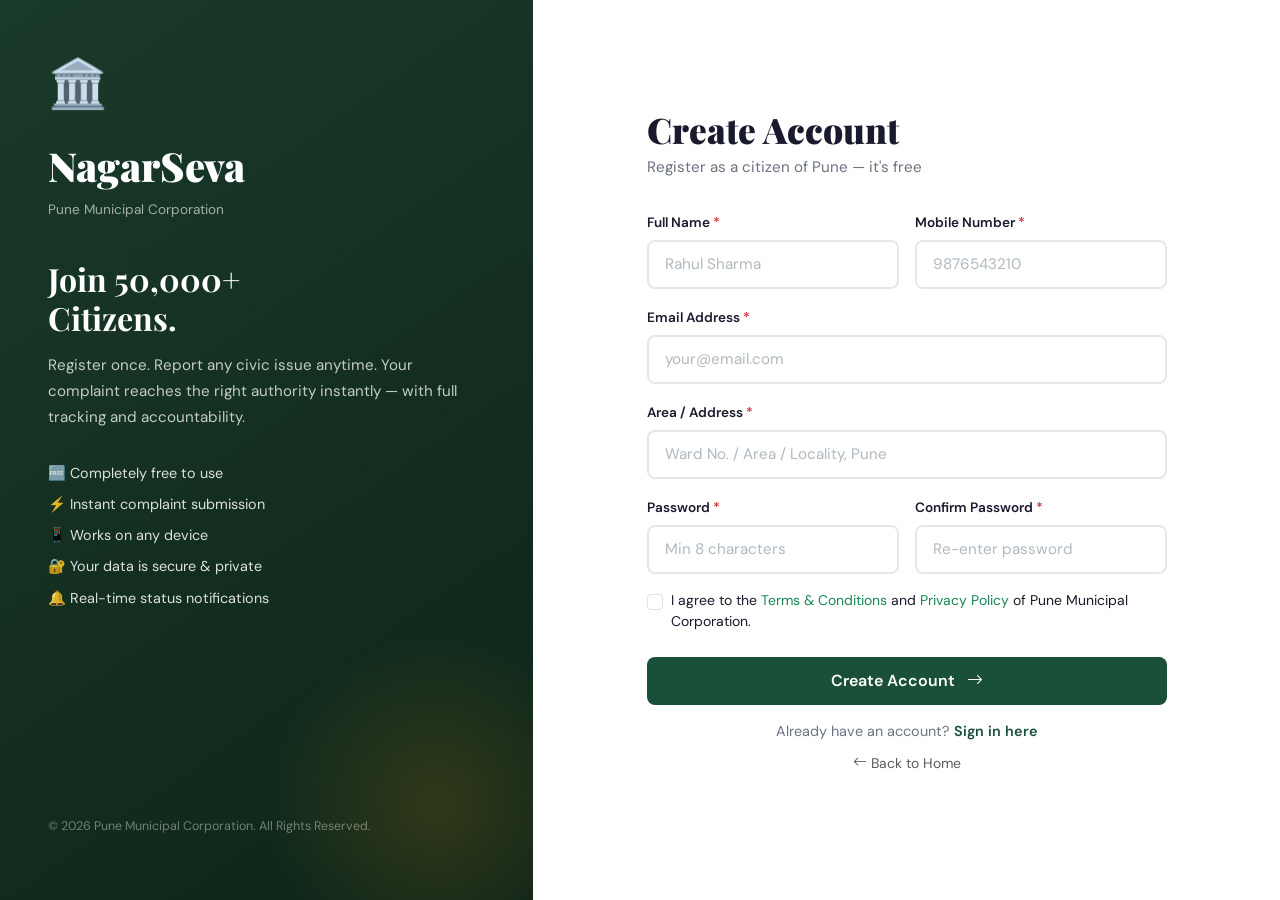
<file: Frontend/register.html>
<!DOCTYPE html>
<html lang="en">
<head>
  <meta charset="UTF-8" /><meta name="viewport" content="width=device-width, initial-scale=1.0" />
  <title>Register — NagarSeva</title>
  <link rel="stylesheet" href="https://cdn.jsdelivr.net/npm/bootstrap@5.3.3/dist/css/bootstrap.min.css" />
  <link rel="stylesheet" href="https://cdn.jsdelivr.net/npm/bootstrap-icons@1.11.3/font/bootstrap-icons.min.css" />
  <link rel="stylesheet" href="css/style.css" />
</head>
<body style="background:var(--bg)">

<div class="auth-wrapper">
  <!-- LEFT PANEL -->
  <div class="col-lg-5 d-none d-lg-flex">
    <div class="auth-left-panel w-100" style="background:linear-gradient(145deg,#1a3a2a,#0d2419)">
      <div>
        <div class="auth-left-logo">🏛️</div>
        <div class="auth-left-brand">NagarSeva</div>
        <div class="auth-left-sub">Pune Municipal Corporation</div>
        <h2 class="auth-left-tagline">Join 50,000+<br>Citizens.</h2>
        <p class="auth-left-desc">Register once. Report any civic issue anytime. Your complaint reaches the right authority instantly — with full tracking and accountability.</p>
        <ul class="auth-feature-list">
          <li>🆓 Completely free to use</li>
          <li>⚡ Instant complaint submission</li>
          <li>📱 Works on any device</li>
          <li>🔐 Your data is secure & private</li>
          <li>🔔 Real-time status notifications</li>
        </ul>
      </div>
      <div class="mt-auto pt-4">
        <p style="color:rgba(255,255,255,0.4);font-size:0.78rem">© 2026 Pune Municipal Corporation. All Rights Reserved.</p>
      </div>
    </div>
  </div>

  <!-- RIGHT PANEL -->
  <div class="col-lg-7 col-12">
    <div class="auth-right-panel w-100 h-100">
      <div class="auth-card-inner" style="max-width:520px">
        <a href="../index.html" class="d-flex align-items-center gap-2 mb-4 d-lg-none text-decoration-none">
          <span style="font-size:1.5rem">🏛️</span>
          <span style="font-family:var(--font-head);font-weight:700;color:var(--primary);font-size:1.3rem">NagarSeva</span>
        </a>
        <h2 class="auth-title">Create Account</h2>
        <p class="auth-subtitle">Register as a citizen of Pune — it's free</p>

        <form id="registerForm" novalidate>
          <div class="row g-3 mb-3">
            <div class="col-md-6">
              <label class="form-label-custom" for="regName">Full Name <span class="text-danger">*</span></label>
              <input type="text" id="regName" class="form-control-custom" placeholder="Rahul Sharma" required />
            </div>
            <div class="col-md-6">
              <label class="form-label-custom" for="regMobile">Mobile Number <span class="text-danger">*</span></label>
              <input type="tel" id="regMobile" class="form-control-custom" placeholder="9876543210" required />
            </div>
          </div>
          <div class="mb-3">
            <label class="form-label-custom" for="regEmail">Email Address <span class="text-danger">*</span></label>
            <input type="email" id="regEmail" class="form-control-custom" placeholder="your@email.com" required />
          </div>
          <div class="mb-3">
            <label class="form-label-custom" for="regAddress">Area / Address <span class="text-danger">*</span></label>
            <input type="text" id="regAddress" class="form-control-custom" placeholder="Ward No. / Area / Locality, Pune" required />
          </div>
          <div class="row g-3 mb-3">
            <div class="col-md-6">
              <label class="form-label-custom" for="regPassword">Password <span class="text-danger">*</span></label>
              <input type="password" id="regPassword" class="form-control-custom" placeholder="Min 8 characters" required />
            </div>
            <div class="col-md-6">
              <label class="form-label-custom" for="regConfirm">Confirm Password <span class="text-danger">*</span></label>
              <input type="password" id="regConfirm" class="form-control-custom" placeholder="Re-enter password" required />
            </div>
          </div>
          <div class="mb-3">
            <!-- <label class="form-label-custom">Upload Aadhaar / Proof of Address</label>
            <div class="upload-zone">
              <div class="upload-icon">📎</div>
              <p>Click to upload or drag and drop</p>
              <small>JPG, PNG, PDF — Max 5 MB</small>
            </div> -->
          </div>
          <div class="form-check mb-4">
            <input class="form-check-input" type="checkbox" id="termsCheck" required>
            <label class="form-check-label small" for="termsCheck">
              I agree to the <a href="#" class="text-success">Terms & Conditions</a> and <a href="#" class="text-success">Privacy Policy</a> of Pune Municipal Corporation.
            </label>
          </div>
          <button type="submit" class="btn-primary-custom w-100 justify-content-center" style="border-radius:var(--radius-sm)">
            Create Account <i class="bi bi-arrow-right ms-1"></i>
          </button>
        </form>

        <p class="auth-switch mt-3">Already have an account? <a href="login.html">Sign in here</a></p>
        <p class="text-center mt-2"><a href="../index.html" class="text-muted small"><i class="bi bi-arrow-left me-1"></i>Back to Home</a></p>
      </div>
    </div>
  </div>
</div>

<div class="toast-container-custom" id="toastContainer"></div>
<script src="https://cdn.jsdelivr.net/npm/bootstrap@5.3.3/dist/js/bootstrap.bundle.min.js"></script>
<script src="js/api.js"></script>
<script src="js/app.js"></script>
</body>
</html>
</file>
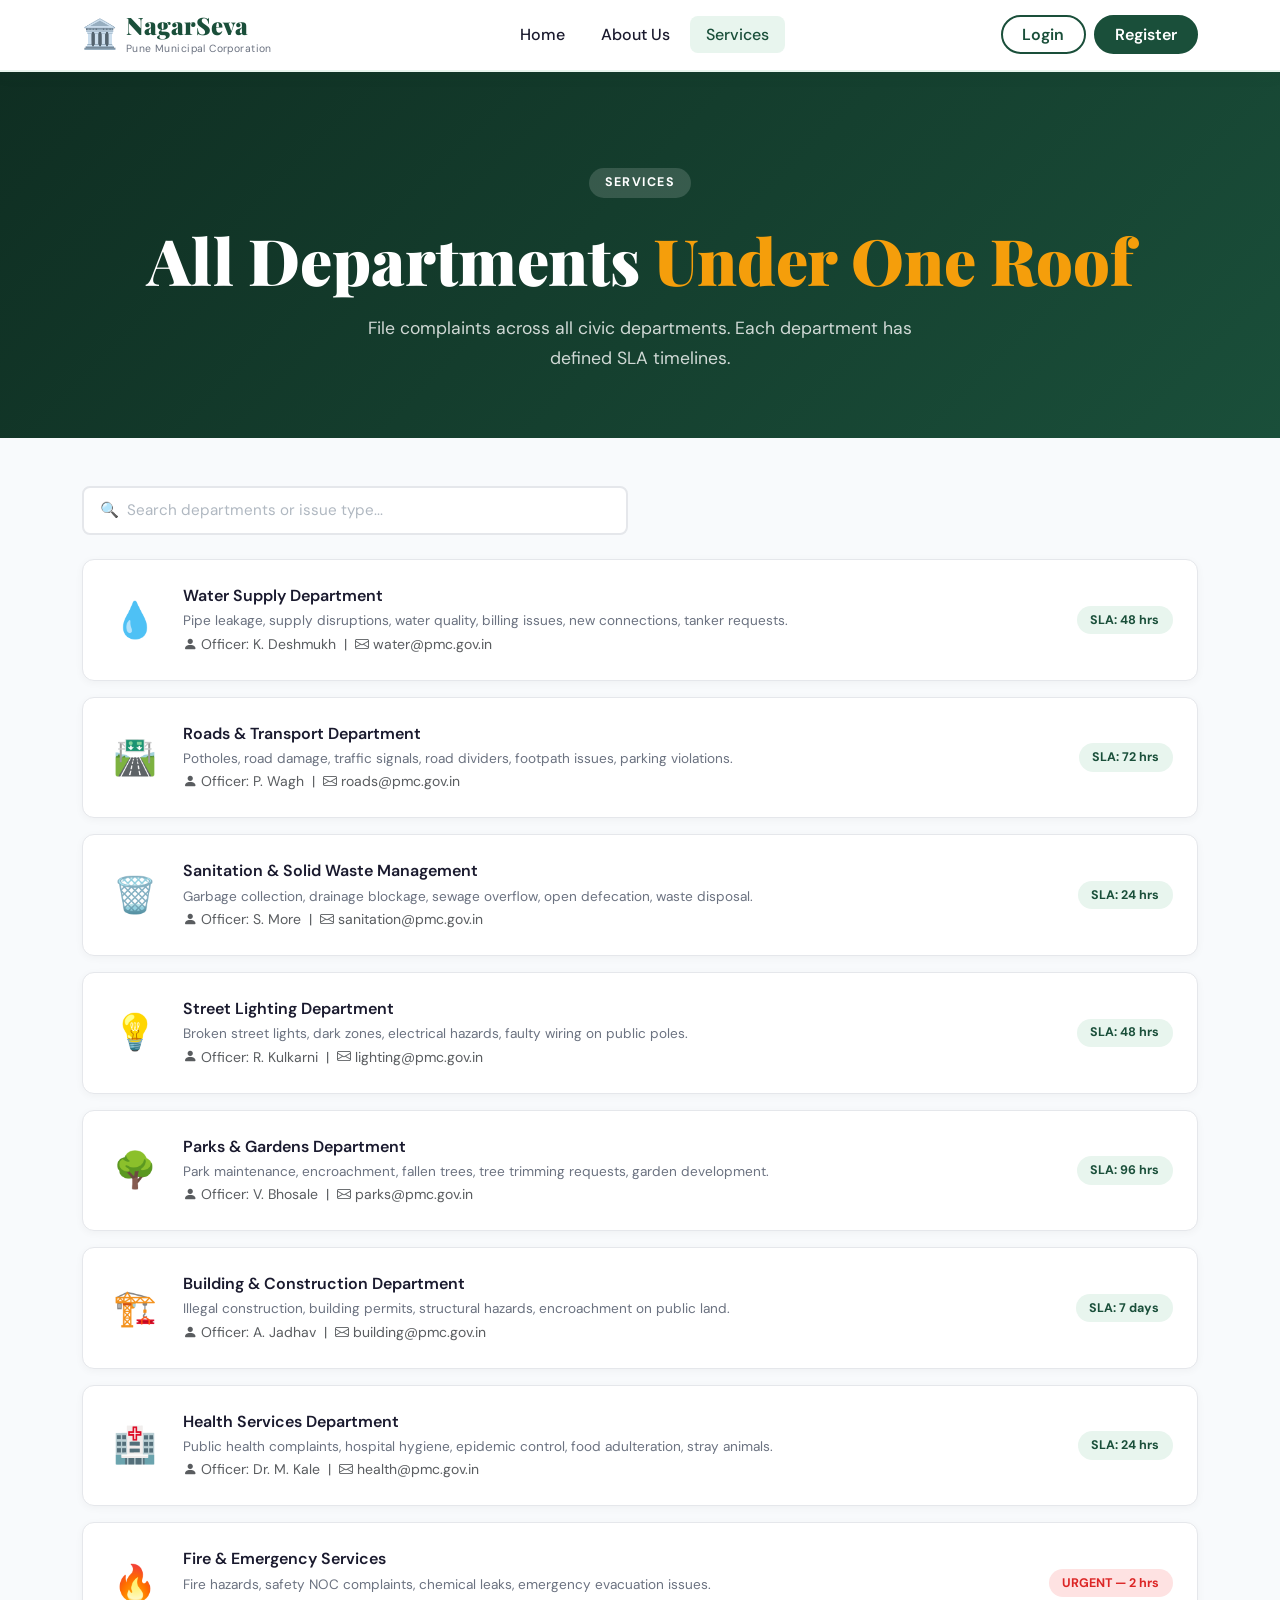
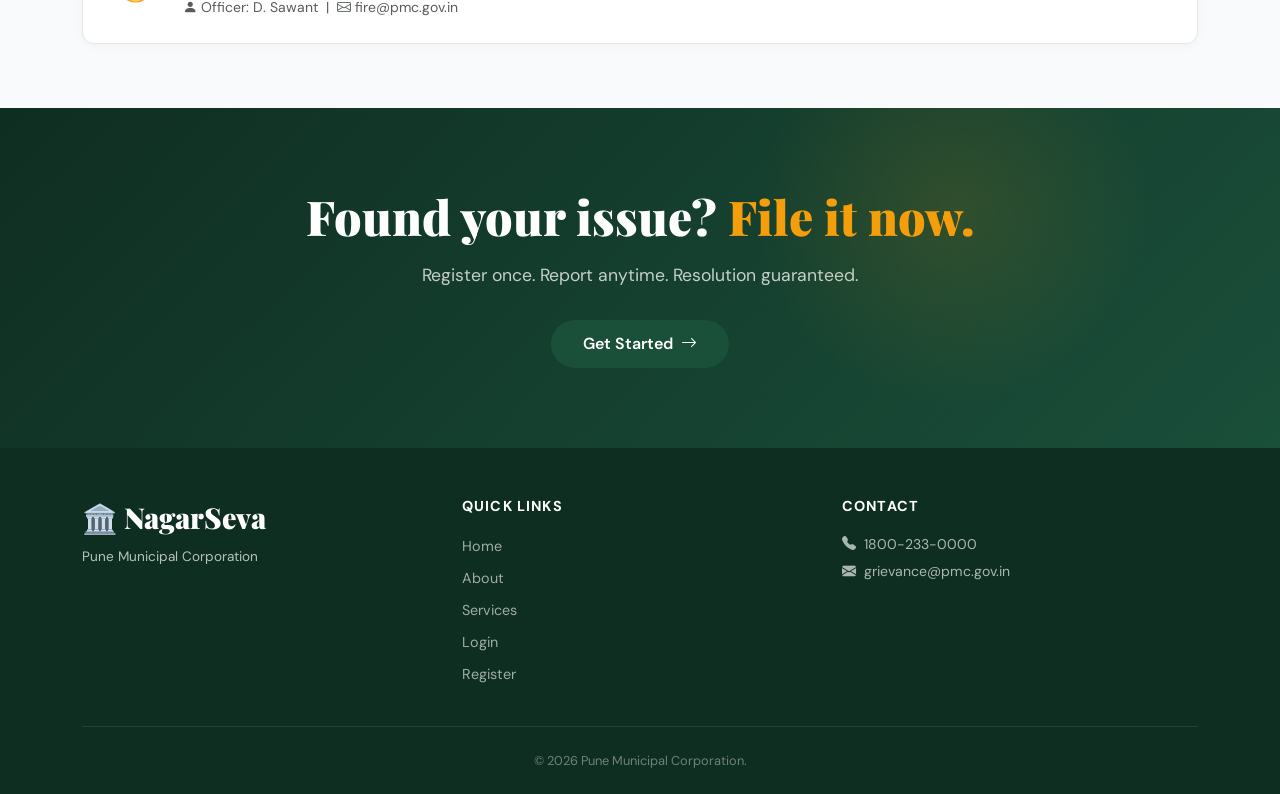
<file: Frontend/services.html>
<!DOCTYPE html>
<html lang="en">
<head>
  <meta charset="UTF-8" /><meta name="viewport" content="width=device-width, initial-scale=1.0" />
  <title>Services — NagarSeva</title>
  <link rel="stylesheet" href="https://cdn.jsdelivr.net/npm/bootstrap@5.3.3/dist/css/bootstrap.min.css" />
  <link rel="stylesheet" href="https://cdn.jsdelivr.net/npm/bootstrap-icons@1.11.3/font/bootstrap-icons.min.css" />
  <link rel="stylesheet" href="css/style.css" />
</head>
<body>
<div id="navbar"></div>

<script src="js/include.js"></script>
<script>
  loadComponent("navbar", "components/navbar.html");
</script>

<section class="page-hero">
  <div class="container text-center">
    <span class="section-label" style="background:rgba(255,255,255,0.15);color:#fff">Services</span>
    <h1 class="mt-2">All Departments <span style="color:var(--accent)">Under One Roof</span></h1>
    <p>File complaints across all civic departments. Each department has defined SLA timelines.</p>
  </div>
</section>

<section class="py-5">
  <div class="container">
    <div class="row mb-4">
      <div class="col-md-6">
        <input type="text" class="form-control-custom" placeholder="🔍  Search departments or issue type..." id="deptSearch" oninput="filterDepts(this.value)">
      </div>
    </div>
    <div id="deptList">
      <div class="dept-list-item" data-dept="water supply leakage pipe">
        <div class="dept-list-icon">💧</div>
        <div class="dept-list-info flex-grow-1">
          <strong>Water Supply Department</strong>
          <p>Pipe leakage, supply disruptions, water quality, billing issues, new connections, tanker requests.</p>
          <small class="text-muted"><i class="bi bi-person-fill me-1"></i>Officer: K. Deshmukh &nbsp;|&nbsp; <i class="bi bi-envelope me-1"></i>water@pmc.gov.in</small>
        </div>
        <span class="sla-badge">SLA: 48 hrs</span>
      </div>
      <div class="dept-list-item" data-dept="roads pothole transport">
        <div class="dept-list-icon">🛣️</div>
        <div class="dept-list-info flex-grow-1">
          <strong>Roads &amp; Transport Department</strong>
          <p>Potholes, road damage, traffic signals, road dividers, footpath issues, parking violations.</p>
          <small class="text-muted"><i class="bi bi-person-fill me-1"></i>Officer: P. Wagh &nbsp;|&nbsp; <i class="bi bi-envelope me-1"></i>roads@pmc.gov.in</small>
        </div>
        <span class="sla-badge">SLA: 72 hrs</span>
      </div>
      <div class="dept-list-item" data-dept="sanitation garbage waste drainage">
        <div class="dept-list-icon">🗑️</div>
        <div class="dept-list-info flex-grow-1">
          <strong>Sanitation &amp; Solid Waste Management</strong>
          <p>Garbage collection, drainage blockage, sewage overflow, open defecation, waste disposal.</p>
          <small class="text-muted"><i class="bi bi-person-fill me-1"></i>Officer: S. More &nbsp;|&nbsp; <i class="bi bi-envelope me-1"></i>sanitation@pmc.gov.in</small>
        </div>
        <span class="sla-badge">SLA: 24 hrs</span>
      </div>
      <div class="dept-list-item" data-dept="lighting street light electricity">
        <div class="dept-list-icon">💡</div>
        <div class="dept-list-info flex-grow-1">
          <strong>Street Lighting Department</strong>
          <p>Broken street lights, dark zones, electrical hazards, faulty wiring on public poles.</p>
          <small class="text-muted"><i class="bi bi-person-fill me-1"></i>Officer: R. Kulkarni &nbsp;|&nbsp; <i class="bi bi-envelope me-1"></i>lighting@pmc.gov.in</small>
        </div>
        <span class="sla-badge">SLA: 48 hrs</span>
      </div>
      <div class="dept-list-item" data-dept="parks gardens trees">
        <div class="dept-list-icon">🌳</div>
        <div class="dept-list-info flex-grow-1">
          <strong>Parks &amp; Gardens Department</strong>
          <p>Park maintenance, encroachment, fallen trees, tree trimming requests, garden development.</p>
          <small class="text-muted"><i class="bi bi-person-fill me-1"></i>Officer: V. Bhosale &nbsp;|&nbsp; <i class="bi bi-envelope me-1"></i>parks@pmc.gov.in</small>
        </div>
        <span class="sla-badge">SLA: 96 hrs</span>
      </div>
      <div class="dept-list-item" data-dept="building construction permit illegal">
        <div class="dept-list-icon">🏗️</div>
        <div class="dept-list-info flex-grow-1">
          <strong>Building &amp; Construction Department</strong>
          <p>Illegal construction, building permits, structural hazards, encroachment on public land.</p>
          <small class="text-muted"><i class="bi bi-person-fill me-1"></i>Officer: A. Jadhav &nbsp;|&nbsp; <i class="bi bi-envelope me-1"></i>building@pmc.gov.in</small>
        </div>
        <span class="sla-badge">SLA: 7 days</span>
      </div>
      <div class="dept-list-item" data-dept="health hospital medical">
        <div class="dept-list-icon">🏥</div>
        <div class="dept-list-info flex-grow-1">
          <strong>Health Services Department</strong>
          <p>Public health complaints, hospital hygiene, epidemic control, food adulteration, stray animals.</p>
          <small class="text-muted"><i class="bi bi-person-fill me-1"></i>Officer: Dr. M. Kale &nbsp;|&nbsp; <i class="bi bi-envelope me-1"></i>health@pmc.gov.in</small>
        </div>
        <span class="sla-badge">SLA: 24 hrs</span>
      </div>
      <div class="dept-list-item" data-dept="fire emergency safety hazard">
        <div class="dept-list-icon">🔥</div>
        <div class="dept-list-info flex-grow-1">
          <strong>Fire &amp; Emergency Services</strong>
          <p>Fire hazards, safety NOC complaints, chemical leaks, emergency evacuation issues.</p>
          <small class="text-muted"><i class="bi bi-person-fill me-1"></i>Officer: D. Sawant &nbsp;|&nbsp; <i class="bi bi-envelope me-1"></i>fire@pmc.gov.in</small>
        </div>
        <span class="sla-badge urgent">URGENT — 2 hrs</span>
      </div>
    </div>
  </div>
</section>

<section class="cta-section">
  <div class="container text-center">
    <h2>Found your issue? <span style="color:var(--accent)">File it now.</span></h2>
    <p>Register once. Report anytime. Resolution guaranteed.</p>
    <a href="register.html" class="btn-primary-custom">Get Started <i class="bi bi-arrow-right"></i></a>
  </div>
</section>

<div id="footer"></div>

<script src="js/include.js"></script>
<script>
  loadComponent("footer", "components/footer.html");
</script>

<div class="toast-container-custom" id="toastContainer"></div>
<script src="https://cdn.jsdelivr.net/npm/bootstrap@5.3.3/dist/js/bootstrap.bundle.min.js"></script>
<!-- <script src="../js/app.js"></script> -->
<script>
function filterDepts(val) {
  const items = document.querySelectorAll('#deptList .dept-list-item');
  items.forEach(item => {
    const text = (item.dataset.dept + ' ' + item.textContent).toLowerCase();
    item.style.display = text.includes(val.toLowerCase()) ? '' : 'none';
  });
}
</script>
</body>
</html>
</file>
<file: Frontend/css/style.css>
/* =============================================
   NagarSeva — Smart Grievance Redressal System
   Pune Municipal Corporation
   Custom Stylesheet (Bootstrap 5 Enhanced)
   ============================================= */

@import url('https://fonts.googleapis.com/css2?family=Playfair+Display:wght@700;900&family=DM+Sans:ital,opsz,wght@0,9..40,300;0,9..40,400;0,9..40,500;0,9..40,600;1,9..40,400&display=swap');

/* ---- Tab Pane Show/Hide ---- */
.tab-pane          { display: none; }
.tab-pane.active   { display: block; }

/* ---- CSS Variables ---- */
:root {
  --primary:      #1a4f3a;
  --primary-dark: #0f2e22;
  --primary-light:#e8f5ee;
  --accent:       #f59e0b;
  --accent-dark:  #d97706;
  --danger:       #dc2626;
  --warning:      #f59e0b;
  --success:      #16a34a;
  --info:         #0284c7;
  --text:         #1a1a2e;
  --muted:        #6b7280;
  --border:       #e5e7eb;
  --bg:           #f8fafc;
  --white:        #ffffff;
  --sidebar-w:    260px;
  --font-head:    'Playfair Display', Georgia, serif;
  --font-body:    'DM Sans', sans-serif;
  --radius:       12px;
  --radius-sm:    8px;
  --shadow:       0 4px 24px rgba(0,0,0,0.08);
  --shadow-lg:    0 16px 48px rgba(0,0,0,0.14);
}

/* ---- Base Reset ---- */
*, *::before, *::after { box-sizing: border-box; }

body {
  font-family: var(--font-body);
  background: var(--bg);
  color: var(--text);
  margin: 0;
}

h1, h2, h3, h4, h5, h6 {
  font-family: var(--font-head);
}

a { text-decoration: none; }

img { max-width: 100%; }

/* =============================================
   NAVBAR
   ============================================= */
.navbar-brand-name {
  font-family: var(--font-head);
  font-size: 1.5rem;
  font-weight: 900;
  color: var(--primary) !important;
  line-height: 1;
}
.navbar-brand-sub {
  font-size: 0.65rem;
  color: var(--muted);
  letter-spacing: 0.04em;
  display: block;
  margin-top: -2px;
}
.navbar-icon {
  font-size: 1.8rem;
  line-height: 1;
}
.navbar {
  background: var(--white) !important;
  border-bottom: 2px solid var(--primary-light);
  box-shadow: 0 2px 16px rgba(26,79,58,0.07);
  position: sticky;
  top: 0;
  z-index: 1050;
}
.nav-link {
  font-weight: 500;
  color: var(--text) !important;
  padding: 0.4rem 1rem !important;
  border-radius: var(--radius-sm);
  transition: all 0.2s;
}
.nav-link:hover, .nav-link.active {
  color: var(--primary) !important;
  background: var(--primary-light);
}
.btn-nav-login {
  border: 2px solid var(--primary);
  color: var(--primary) !important;
  border-radius: 50px;
  padding: 0.35rem 1.2rem !important;
  font-weight: 600;
  transition: all 0.2s;
}
.btn-nav-login:hover {
  background: var(--primary);
  color: var(--white) !important;
}
.btn-nav-register {
  background: var(--primary);
  color: var(--white) !important;
  border-radius: 50px;
  padding: 0.35rem 1.2rem !important;
  font-weight: 600;
  transition: all 0.2s;
  border: 2px solid var(--primary);
}
.btn-nav-register:hover {
  background: var(--primary-dark);
  border-color: var(--primary-dark);
}

/* =============================================
   BUTTONS
   ============================================= */
.btn-primary-custom {
  background: var(--primary);
  color: var(--white);
  border: none;
  border-radius: 50px;
  padding: 0.75rem 2rem;
  font-weight: 600;
  font-size: 1rem;
  font-family: var(--font-body);
  cursor: pointer;
  transition: all 0.25s;
  display: inline-flex;
  align-items: center;
  gap: 0.5rem;
}
.btn-primary-custom:hover {
  background: var(--primary-dark);
  transform: translateY(-2px);
  box-shadow: 0 8px 24px rgba(26,79,58,0.3);
  color: var(--white);
}
.btn-accent-custom {
  background: var(--accent);
  color: var(--primary-dark);
  border: none;
  border-radius: 50px;
  padding: 0.75rem 2rem;
  font-weight: 700;
  cursor: pointer;
  transition: all 0.25s;
}
.btn-accent-custom:hover {
  background: var(--accent-dark);
  transform: translateY(-2px);
}
.btn-ghost-custom {
  background: transparent;
  color: var(--white);
  border: 2px solid rgba(255,255,255,0.5);
  border-radius: 50px;
  padding: 0.7rem 1.8rem;
  font-weight: 600;
  cursor: pointer;
  transition: all 0.25s;
  text-decoration: none;
  display: inline-flex;
  align-items: center;
  gap: 0.5rem;
}
.btn-ghost-custom:hover {
  background: rgba(255,255,255,0.15);
  border-color: var(--white);
  color: var(--white);
}
.btn-outline-primary-custom {
  background: transparent;
  color: var(--primary);
  border: 2px solid var(--primary);
  border-radius: 50px;
  padding: 0.7rem 1.8rem;
  font-weight: 600;
  cursor: pointer;
  transition: all 0.25s;
  display: inline-flex;
  align-items: center;
  gap: 0.5rem;
}
.btn-outline-primary-custom:hover {
  background: var(--primary);
  color: var(--white);
}

/* =============================================
   HERO SECTION (index.html)
   ============================================= */
.hero-section {
  background: linear-gradient(135deg, var(--primary-dark) 0%, var(--primary) 60%, #2d6a4f 100%);
  min-height: 90vh;
  display: flex;
  align-items: center;
  overflow: hidden;
  position: relative;
}
.hero-section::before {
  content: '';
  position: absolute;
  width: 600px; height: 600px;
  background: radial-gradient(circle, rgba(245,158,11,0.15) 0%, transparent 70%);
  top: -150px; right: -100px;
  border-radius: 50%;
  pointer-events: none;
}
.hero-section::after {
  content: '';
  position: absolute;
  width: 400px; height: 400px;
  background: radial-gradient(circle, rgba(255,255,255,0.05) 0%, transparent 70%);
  bottom: -100px; left: 5%;
  border-radius: 50%;
  pointer-events: none;
}
.hero-badge {
  display: inline-flex;
  align-items: center;
  gap: 0.5rem;
  background: rgba(245,158,11,0.2);
  border: 1px solid rgba(245,158,11,0.4);
  color: var(--accent);
  padding: 0.4rem 1.2rem;
  border-radius: 50px;
  font-size: 0.85rem;
  font-weight: 600;
  letter-spacing: 0.03em;
  margin-bottom: 1.5rem;
  animation: fadeInUp 0.6s ease both;
}
.hero-title {
  font-family: var(--font-head);
  font-size: clamp(2.5rem, 6vw, 4.5rem);
  font-weight: 900;
  color: var(--white);
  line-height: 1.1;
  margin-bottom: 1.5rem;
  animation: fadeInUp 0.7s 0.1s ease both;
}
.hero-title .accent-gold {
  color: var(--accent);
}
.hero-desc {
  font-size: 1.15rem;
  color: rgba(255,255,255,0.8);
  max-width: 500px;
  margin-bottom: 2.5rem;
  line-height: 1.7;
  animation: fadeInUp 0.7s 0.2s ease both;
}
.hero-actions {
  display: flex;
  gap: 1rem;
  flex-wrap: wrap;
  animation: fadeInUp 0.7s 0.3s ease both;
}
.hero-stats {
  display: flex;
  gap: 2rem;
  margin-top: 3rem;
  animation: fadeInUp 0.7s 0.4s ease both;
}
.hero-stat {
  text-align: center;
}
.hero-stat-num {
  font-family: var(--font-head);
  font-size: 2rem;
  font-weight: 900;
  color: var(--white);
  line-height: 1;
  display: block;
}
.hero-stat-label {
  font-size: 0.8rem;
  color: rgba(255,255,255,0.6);
  text-transform: uppercase;
  letter-spacing: 0.08em;
}
.hero-stat-divider {
  width: 1px;
  background: rgba(255,255,255,0.2);
  align-self: stretch;
}

/* Dashboard Preview Card */
.dashboard-preview-card {
  background: var(--white);
  border-radius: 20px;
  box-shadow: var(--shadow-lg);
  overflow: hidden;
  animation: float 4s ease-in-out infinite, fadeInRight 0.8s 0.3s ease both;
}
.dp-titlebar {
  background: #f3f4f6;
  padding: 0.75rem 1rem;
  display: flex;
  align-items: center;
  gap: 0.5rem;
  border-bottom: 1px solid var(--border);
}
.dp-dot { width: 10px; height: 10px; border-radius: 50%; }
.dp-dot.red { background: #ef4444; }
.dp-dot.yellow { background: #f59e0b; }
.dp-dot.green { background: #22c55e; }
.dp-title-text { font-size: 0.8rem; color: var(--muted); margin-left: 0.5rem; font-weight: 500; }
.dp-body { padding: 1.25rem; }
.dp-stat-row {
  display: flex;
  gap: 0.5rem;
  margin-bottom: 1rem;
}
.dp-mini-stat {
  flex: 1;
  border-radius: 10px;
  padding: 0.75rem;
  text-align: center;
}
.dp-mini-stat .num { font-family: var(--font-head); font-size: 1.5rem; font-weight: 700; display: block; line-height: 1; }
.dp-mini-stat .lbl { font-size: 0.65rem; text-transform: uppercase; letter-spacing: 0.06em; }
.dp-mini-stat.open { background: #fee2e2; }
.dp-mini-stat.open .num { color: #dc2626; }
.dp-mini-stat.prog { background: #fef9c3; }
.dp-mini-stat.prog .num { color: #d97706; }
.dp-mini-stat.res { background: #dcfce7; }
.dp-mini-stat.res .num { color: #16a34a; }
.dp-bar-item { margin-bottom: 0.6rem; }
.dp-bar-label { font-size: 0.75rem; color: var(--muted); margin-bottom: 0.2rem; display: flex; justify-content: space-between; }
.dp-bar-track { background: #f3f4f6; border-radius: 100px; height: 7px; overflow: hidden; }
.dp-bar-fill { height: 100%; border-radius: 100px; background: linear-gradient(90deg, var(--primary), #2d6a4f); transition: width 1.5s ease; }

@keyframes float {
  0%, 100% { transform: translateY(0px); }
  50% { transform: translateY(-12px); }
}
@keyframes fadeInUp {
  from { opacity: 0; transform: translateY(30px); }
  to { opacity: 1; transform: translateY(0); }
}
@keyframes fadeInRight {
  from { opacity: 0; transform: translateX(40px); }
  to { opacity: 1; transform: translateX(0); }
}

/* =============================================
   SECTION UTILITIES
   ============================================= */
.section-label {
  display: inline-block;
  background: var(--primary-light);
  color: var(--primary);
  font-size: 0.78rem;
  font-weight: 700;
  text-transform: uppercase;
  letter-spacing: 0.12em;
  padding: 0.35rem 1rem;
  border-radius: 50px;
  margin-bottom: 1rem;
}
.section-title {
  font-family: var(--font-head);
  font-size: clamp(2rem, 4vw, 3rem);
  font-weight: 900;
  color: var(--text);
  margin-bottom: 0.75rem;
}
.section-title .accent-green {
  color: var(--primary);
}

/* =============================================
   STEPS / HOW IT WORKS
   ============================================= */

/* Flexbox flow: 4 cards + 3 arrows in one row on desktop */
.steps-flow {
  display: flex;
  align-items: stretch;
  gap: 0;
  flex-wrap: wrap;
}
.step-box {
  flex: 1 1 160px;        /* grow evenly, min 160px */
  min-width: 160px;
}
.step-arrow-box {
  display: flex;
  align-items: center;
  justify-content: center;
  padding: 0 0.5rem;
  color: var(--primary);
  font-size: 1.6rem;
  flex-shrink: 0;
}
/* On mobile: 2 columns, hide arrows */
@media (max-width: 767px) {
  .steps-flow { gap: 1rem; }
  .step-box { flex: 1 1 calc(50% - 0.5rem); }
  .step-arrow-box { display: none; }
}

.step-card {
  background: var(--white);
  border-radius: var(--radius);
  padding: 2rem 1.5rem;
  box-shadow: var(--shadow);
  border: 1px solid var(--border);
  text-align: center;
  transition: all 0.3s;
  position: relative;
}
.step-card:hover {
  transform: translateY(-6px);
  box-shadow: var(--shadow-lg);
  border-color: var(--primary-light);
}
.step-num {
  position: absolute;
  top: -14px;
  left: 50%;
  transform: translateX(-50%);
  background: var(--primary);
  color: var(--white);
  font-family: var(--font-head);
  font-weight: 700;
  font-size: 0.85rem;
  width: 30px; height: 30px;
  border-radius: 50%;
  display: flex;
  align-items: center;
  justify-content: center;
}
.step-icon {
  font-size: 2.5rem;
  margin-bottom: 1rem;
  display: block;
}
.step-card h5 {
  font-family: var(--font-head);
  font-weight: 700;
  color: var(--text);
  margin-bottom: 0.5rem;
}
.step-card p {
  font-size: 0.9rem;
  color: var(--muted);
  margin: 0;
  line-height: 1.6;
}
.step-connector {
  color: var(--primary);
  font-size: 1.5rem;
  display: flex;
  align-items: center;
  justify-content: center;
}

/* =============================================
   SERVICE / DEPT CARDS
   ============================================= */
.service-card {
  background: var(--white);
  border-radius: var(--radius);
  padding: 1.75rem 1.25rem;
  text-align: center;
  border: 2px solid var(--border);
  cursor: pointer;
  transition: all 0.3s;
  box-shadow: 0 2px 8px rgba(0,0,0,0.04);
}
.service-card:hover {
  border-color: var(--primary);
  box-shadow: 0 8px 28px rgba(26,79,58,0.15);
  transform: translateY(-4px);
}
.service-card .service-icon {
  font-size: 2.5rem;
  display: block;
  margin-bottom: 0.75rem;
}
.service-card .service-name {
  font-weight: 600;
  color: var(--text);
  font-size: 0.95rem;
}

/* =============================================
   CTA SECTION
   ============================================= */
.cta-section {
  background: linear-gradient(135deg, var(--primary-dark), var(--primary));
  color: var(--white);
  padding: 5rem 0;
  text-align: center;
  position: relative;
  overflow: hidden;
}
.cta-section::before {
  content:'';
  position: absolute;
  width: 400px; height: 400px;
  background: radial-gradient(circle, rgba(245,158,11,0.12) 0%, transparent 70%);
  top: -100px; right: 10%;
  border-radius: 50%;
}
.cta-section h2 {
  font-family: var(--font-head);
  font-size: clamp(2rem, 4vw, 3rem);
  font-weight: 900;
  margin-bottom: 1rem;
}
.cta-section p {
  color: rgba(255,255,255,0.75);
  font-size: 1.1rem;
  margin-bottom: 2rem;
}

/* =============================================
   ABOUT PAGE
   ============================================= */
.page-hero {
  background: linear-gradient(135deg, var(--primary-dark), var(--primary));
  color: var(--white);
  padding: 6rem 0 4rem;
  text-align: center;
}
.page-hero h1 {
  font-family: var(--font-head);
  font-size: clamp(2.5rem, 5vw, 4rem);
  font-weight: 900;
  margin-bottom: 1rem;
}
.page-hero p {
  color: rgba(255,255,255,0.8);
  font-size: 1.1rem;
  max-width: 600px;
  margin: 0 auto;
  line-height: 1.7;
}
.about-stat-card {
  background: var(--white);
  border-radius: var(--radius);
  padding: 2rem;
  text-align: center;
  box-shadow: var(--shadow);
  border-top: 4px solid var(--primary);
}
.about-big-num {
  font-family: var(--font-head);
  font-size: 3rem;
  font-weight: 900;
  color: var(--primary);
  display: block;
  line-height: 1;
  margin-bottom: 0.5rem;
}
.about-stat-label {
  color: var(--muted);
  font-weight: 500;
  font-size: 0.9rem;
}
.team-card {
  background: var(--white);
  border-radius: var(--radius);
  padding: 2rem;
  text-align: center;
  box-shadow: var(--shadow);
  border: 1px solid var(--border);
  transition: all 0.3s;
}
.team-card:hover {
  transform: translateY(-4px);
  box-shadow: var(--shadow-lg);
}
.team-avatar-circle {
  width: 80px; height: 80px;
  background: var(--primary-light);
  border-radius: 50%;
  display: flex;
  align-items: center;
  justify-content: center;
  font-size: 2rem;
  margin: 0 auto 1rem;
  border: 3px solid var(--primary);
}
.team-name {
  font-family: var(--font-head);
  font-weight: 700;
  color: var(--text);
}
.team-role {
  color: var(--primary);
  font-size: 0.85rem;
  font-weight: 600;
}

/* Services list */
.dept-list-item {
  background: var(--white);
  border-radius: var(--radius);
  padding: 1.5rem;
  display: flex;
  align-items: center;
  gap: 1.25rem;
  border: 1px solid var(--border);
  margin-bottom: 1rem;
  box-shadow: 0 2px 8px rgba(0,0,0,0.04);
  transition: all 0.2s;
}
.dept-list-item:hover {
  border-color: var(--primary);
  box-shadow: 0 4px 16px rgba(26,79,58,0.1);
}
.dept-list-icon {
  font-size: 2.2rem;
  width: 56px;
  flex-shrink: 0;
  text-align: center;
}
.dept-list-info strong {
  font-weight: 600;
  display: block;
  margin-bottom: 0.2rem;
}
.dept-list-info p {
  font-size: 0.85rem;
  color: var(--muted);
  margin: 0;
}
.sla-badge {
  margin-left: auto;
  background: var(--primary-light);
  color: var(--primary);
  font-size: 0.78rem;
  font-weight: 700;
  padding: 0.3rem 0.85rem;
  border-radius: 50px;
  white-space: nowrap;
  flex-shrink: 0;
}
.sla-badge.urgent {
  background: #fee2e2;
  color: var(--danger);
}

/* =============================================
   AUTH PAGES (Login / Register)
   ============================================= */
.auth-wrapper {
  min-height: 100vh;
  display: flex;
  align-items: stretch;
}
.auth-left-panel {
  background: linear-gradient(145deg, var(--primary-dark) 0%, var(--primary) 100%);
  color: var(--white);
  padding: 3rem;
  display: flex;
  flex-direction: column;
  justify-content: center;
  position: relative;
  overflow: hidden;
}
.auth-left-panel::after {
  content: '';
  position: absolute;
  width: 350px; height: 350px;
  background: radial-gradient(circle, rgba(245,158,11,0.15) 0%, transparent 70%);
  bottom: -80px; right: -80px;
  border-radius: 50%;
}
.auth-left-logo {
  font-size: 3rem;
  margin-bottom: 1rem;
}
.auth-left-brand {
  font-family: var(--font-head);
  font-size: 2.5rem;
  font-weight: 900;
  margin-bottom: 0.25rem;
}
.auth-left-sub {
  color: rgba(255,255,255,0.6);
  font-size: 0.85rem;
  margin-bottom: 2.5rem;
}
.auth-left-tagline {
  font-family: var(--font-head);
  font-size: 2rem;
  font-weight: 700;
  line-height: 1.2;
  margin-bottom: 1rem;
}
.auth-left-desc {
  color: rgba(255,255,255,0.75);
  font-size: 0.95rem;
  line-height: 1.7;
  margin-bottom: 2rem;
}
.auth-feature-list {
  list-style: none;
  padding: 0;
  margin: 0;
}
.auth-feature-list li {
  color: rgba(255,255,255,0.85);
  font-size: 0.9rem;
  margin-bottom: 0.6rem;
  display: flex;
  align-items: center;
  gap: 0.5rem;
}
.auth-right-panel {
  background: var(--white);
  padding: 3rem;
  display: flex;
  flex-direction: column;
  justify-content: center;
}
.auth-card-inner {
  max-width: 440px;
  width: 100%;
  margin: 0 auto;
}
.auth-title {
  font-family: var(--font-head);
  font-size: 2.2rem;
  font-weight: 900;
  color: var(--text);
  margin-bottom: 0.25rem;
}
.auth-subtitle {
  color: var(--muted);
  margin-bottom: 2rem;
  font-size: 0.95rem;
}
.role-tabs .nav-link {
  border-radius: 8px !important;
  font-weight: 600;
  color: var(--muted) !important;
  border: 2px solid var(--border) !important;
  margin-right: 0.5rem;
  padding: 0.4rem 1rem !important;
  font-size: 0.85rem;
}
.role-tabs .nav-link.active {
  background: var(--primary) !important;
  color: var(--white) !important;
  border-color: var(--primary) !important;
}
.form-label-custom {
  font-weight: 600;
  font-size: 0.85rem;
  color: var(--text);
  margin-bottom: 0.4rem;
}
.form-control-custom {
  border: 2px solid var(--border);
  border-radius: var(--radius-sm);
  padding: 0.7rem 1rem;
  font-family: var(--font-body);
  font-size: 0.95rem;
  width: 100%;
  outline: none;
  transition: border-color 0.2s, box-shadow 0.2s;
  background: var(--white);
  color: var(--text);
}
.form-control-custom:focus {
  border-color: var(--primary);
  box-shadow: 0 0 0 3px rgba(26,79,58,0.12);
}
.form-control-custom::placeholder { color: #b0b8c1; }
select.form-control-custom { cursor: pointer; }
textarea.form-control-custom { resize: vertical; }
.forgot-link {
  font-size: 0.82rem;
  color: var(--primary);
  cursor: pointer;
  font-weight: 600;
}
.forgot-link:hover { text-decoration: underline; }
.auth-switch {
  text-align: center;
  font-size: 0.9rem;
  color: var(--muted);
  margin-top: 1.25rem;
  margin-bottom: 0;
}
.auth-switch a {
  color: var(--primary);
  font-weight: 600;
}
.auth-switch a:hover { text-decoration: underline; }

/* =============================================
   DASHBOARD LAYOUT
   ============================================= */
.dashboard-wrapper {
  display: flex;
  min-height: 100vh;
}

/* Sidebar */
.sidebar {
  width: var(--sidebar-w);
  background: linear-gradient(180deg, var(--primary-dark) 0%, var(--primary) 100%);
  color: var(--white);
  display: flex;
  flex-direction: column;
  position: fixed;
  top: 0; left: 0;
  height: 100vh;
  z-index: 1040;
  transition: transform 0.3s;
  overflow-y: auto;
}
.sidebar-admin { background: linear-gradient(180deg, #1e1b4b 0%, #3730a3 100%); }
.sidebar-dept  { background: linear-gradient(180deg, #1e3a5f 0%, #1d4ed8 100%); }
.sidebar-sla   { background: linear-gradient(180deg, #2d1b69 0%, #7c3aed 100%); }

.sidebar-brand {
  padding: 1.5rem 1.25rem 1rem;
  font-family: var(--font-head);
  font-size: 1.2rem;
  font-weight: 700;
  border-bottom: 1px solid rgba(255,255,255,0.1);
  display: flex;
  align-items: center;
  gap: 0.5rem;
}
.sidebar-user {
  padding: 1rem 1.25rem;
  display: flex;
  align-items: center;
  gap: 0.75rem;
  border-bottom: 1px solid rgba(255,255,255,0.1);
  margin-bottom: 0.5rem;
}
.sidebar-avatar {
  width: 40px; height: 40px;
  background: var(--accent);
  border-radius: 50%;
  display: flex;
  align-items: center;
  justify-content: center;
  font-weight: 700;
  font-size: 0.9rem;
  color: var(--primary-dark);
  flex-shrink: 0;
}
.sidebar-user-name {
  font-weight: 600;
  font-size: 0.9rem;
  line-height: 1.2;
}
.sidebar-user-role {
  font-size: 0.75rem;
  color: rgba(255,255,255,0.6);
}
.sidebar-nav {
  flex: 1;
  padding: 0.5rem 0.75rem;
}
.sidebar-nav .nav-link {
  color: rgba(255,255,255,0.7) !important;
  padding: 0.65rem 1rem !important;
  border-radius: var(--radius-sm);
  margin-bottom: 0.2rem;
  font-weight: 500;
  font-size: 0.9rem;
  display: flex;
  align-items: center;
  gap: 0.6rem;
  transition: all 0.2s;
}
.sidebar-nav .nav-link:hover {
  background: rgba(255,255,255,0.12);
  color: var(--white) !important;
}
.sidebar-nav .nav-link.active {
  background: rgba(255,255,255,0.2);
  color: var(--white) !important;
  font-weight: 600;
}
.sidebar-nav .nav-link .nav-icon {
  font-size: 1rem;
  width: 20px;
  text-align: center;
}
.sidebar-footer {
  padding: 1rem 0.75rem;
  border-top: 1px solid rgba(255,255,255,0.1);
}
.sidebar-logout {
  color: rgba(255,255,255,0.6) !important;
  padding: 0.65rem 1rem !important;
  border-radius: var(--radius-sm);
  font-weight: 500;
  font-size: 0.9rem;
  display: flex;
  align-items: center;
  gap: 0.6rem;
  transition: all 0.2s;
  width: 100%;
}
.sidebar-logout:hover {
  background: rgba(220,38,38,0.2);
  color: #fca5a5 !important;
}

/* Main Content */
.dash-main {
  margin-left: var(--sidebar-w);
  flex: 1;
  min-height: 100vh;
  background: var(--bg);
}
.dash-topbar {
  background: var(--white);
  border-bottom: 1px solid var(--border);
  padding: 1rem 2rem;
  display: flex;
  align-items: center;
  justify-content: space-between;
  position: sticky;
  top: 0;
  z-index: 100;
  box-shadow: 0 2px 8px rgba(0,0,0,0.04);
}
.dash-topbar-title {
  font-family: var(--font-head);
  font-size: 1.3rem;
  font-weight: 700;
  color: var(--text);
}
.topbar-actions {
  display: flex;
  align-items: center;
  gap: 1rem;
}
.dash-content {
  padding: 2rem;
}
.dash-page-header {
  margin-bottom: 2rem;
}
.dash-page-title {
  font-family: var(--font-head);
  font-size: 2rem;
  font-weight: 900;
  color: var(--text);
  margin-bottom: 0.25rem;
}
.dash-page-sub {
  color: var(--muted);
  font-size: 0.95rem;
}

/* Sidebar Hamburger */
.sidebar-toggle-btn {
  display: none;
  position: fixed;
  top: 1rem;
  left: 1rem;
  z-index: 1060;
  background: var(--primary);
  color: var(--white);
  border: none;
  border-radius: 10px;
  width: 42px; height: 42px;
  font-size: 1.2rem;
  cursor: pointer;
}

/* =============================================
   KPI CARDS
   ============================================= */
.kpi-card {
  background: var(--white);
  border-radius: var(--radius);
  padding: 1.5rem;
  box-shadow: var(--shadow);
  border: 1px solid var(--border);
  display: flex;
  align-items: center;
  gap: 1.25rem;
  transition: all 0.25s;
}
.kpi-card:hover {
  transform: translateY(-3px);
  box-shadow: var(--shadow-lg);
}
.kpi-icon-wrap {
  width: 52px; height: 52px;
  border-radius: 14px;
  display: flex;
  align-items: center;
  justify-content: center;
  font-size: 1.5rem;
  flex-shrink: 0;
}
.kpi-info .kpi-num {
  font-family: var(--font-head);
  font-size: 2rem;
  font-weight: 900;
  line-height: 1;
  margin-bottom: 0.2rem;
}
.kpi-info .kpi-label {
  font-size: 0.82rem;
  color: var(--muted);
  font-weight: 500;
  text-transform: uppercase;
  letter-spacing: 0.05em;
}

/* =============================================
   TABLES
   ============================================= */
.table-card {
  background: var(--white);
  border-radius: var(--radius);
  box-shadow: var(--shadow);
  border: 1px solid var(--border);
  overflow: hidden;
}
.table-card-header {
  padding: 1.25rem 1.5rem;
  border-bottom: 1px solid var(--border);
  display: flex;
  align-items: center;
  justify-content: space-between;
}
.table-card-header h5 {
  font-family: var(--font-head);
  font-weight: 700;
  margin: 0;
  font-size: 1.1rem;
}
.custom-table {
  width: 100%;
  border-collapse: separate;
  border-spacing: 0;
  font-size: 0.9rem;
}
.custom-table thead th {
  background: #f8fafc;
  font-weight: 600;
  font-size: 0.78rem;
  text-transform: uppercase;
  letter-spacing: 0.06em;
  color: var(--muted);
  padding: 0.9rem 1.25rem;
  border-bottom: 2px solid var(--border);
  white-space: nowrap;
}
.custom-table tbody td {
  padding: 0.9rem 1.25rem;
  border-bottom: 1px solid var(--border);
  vertical-align: middle;
  color: var(--text);
}
.custom-table tbody tr:last-child td {
  border-bottom: none;
}
.custom-table tbody tr:hover {
  background: #f8fafc;
}

/* =============================================
   STATUS BADGES
   ============================================= */
.status-badge {
  display: inline-flex;
  align-items: center;
  gap: 0.3rem;
  padding: 0.25rem 0.75rem;
  border-radius: 50px;
  font-size: 0.75rem;
  font-weight: 700;
  letter-spacing: 0.03em;
}
.badge-open    { background: #fee2e2; color: #dc2626; }
.badge-progress{ background: #fef9c3; color: #d97706; }
.badge-resolved{ background: #dcfce7; color: #16a34a; }
.badge-rejected{ background: #f3f4f6; color: #6b7280; }
.badge-high    { background: #fee2e2; color: #dc2626; }
.badge-medium  { background: #fef9c3; color: #d97706; }
.badge-low     { background: #dbeafe; color: #1d4ed8; }
.badge-active  { background: #dcfce7; color: #16a34a; }
.badge-inactive{ background: #f3f4f6; color: #6b7280; }
.badge-breach  { background: #fee2e2; color: #dc2626; }
.badge-warning { background: #fef9c3; color: #d97706; }
.badge-ok      { background: #dcfce7; color: #16a34a; }

/* =============================================
   FORMS (dashboard)
   ============================================= */
.form-card {
  background: var(--white);
  border-radius: var(--radius);
  padding: 2rem;
  box-shadow: var(--shadow);
  border: 1px solid var(--border);
}
.upload-zone {
  border: 2px dashed var(--border);
  border-radius: var(--radius);
  padding: 2rem;
  text-align: center;
  color: var(--muted);
  cursor: pointer;
  transition: all 0.2s;
}
.upload-zone:hover {
  border-color: var(--primary);
  background: var(--primary-light);
}
.upload-zone .upload-icon { font-size: 2rem; margin-bottom: 0.5rem; }
.upload-zone p { margin: 0; font-size: 0.9rem; }
.upload-zone small { font-size: 0.78rem; }

/* =============================================
   COMPLAINT TRACKER TIMELINE
   ============================================= */
.tracker-card {
  background: var(--white);
  border-radius: var(--radius);
  padding: 2rem;
  box-shadow: var(--shadow);
  border: 1px solid var(--border);
}
.tracker-header {
  display: flex;
  align-items: flex-start;
  justify-content: space-between;
  margin-bottom: 2rem;
  flex-wrap: wrap;
  gap: 1rem;
}
.tracker-id {
  font-family: var(--font-head);
  font-size: 1.3rem;
  font-weight: 700;
}
.tracker-title {
  color: var(--muted);
  font-size: 0.9rem;
}
.timeline {
  position: relative;
  padding-left: 2rem;
}
.timeline::before {
  content: '';
  position: absolute;
  left: 9px;
  top: 0;
  bottom: 0;
  width: 2px;
  background: var(--border);
}
.tl-item {
  position: relative;
  margin-bottom: 1.5rem;
  padding-bottom: 0.5rem;
}
.tl-dot {
  position: absolute;
  left: -2rem;
  top: 4px;
  width: 20px; height: 20px;
  border-radius: 50%;
  border: 3px solid var(--border);
  background: var(--white);
  display: flex;
  align-items: center;
  justify-content: center;
  font-size: 0.6rem;
}
.tl-item.done .tl-dot { background: var(--success); border-color: var(--success); color: var(--white); }
.tl-item.tl-active .tl-dot { background: var(--info); border-color: var(--info); color: var(--white); animation: pulse 1.5s infinite; }
.tl-item.pending .tl-dot { background: #f3f4f6; border-color: var(--border); }
.tl-title { font-weight: 600; font-size: 0.95rem; margin-bottom: 0.1rem; }
.tl-date { font-size: 0.8rem; color: var(--muted); }

@keyframes pulse {
  0%, 100% { box-shadow: 0 0 0 0 rgba(2,132,199,0.4); }
  50% { box-shadow: 0 0 0 6px rgba(2,132,199,0); }
}

/* =============================================
   ACTIVITY FEED
   ============================================= */
.activity-feed {
  padding: 0.5rem 0;
}
.activity-item {
  display: flex;
  align-items: flex-start;
  gap: 0.75rem;
  padding: 0.85rem 0;
  border-bottom: 1px solid var(--border);
  font-size: 0.88rem;
}
.activity-item:last-child { border-bottom: none; }
.activity-icon { font-size: 1.1rem; flex-shrink: 0; margin-top: 0.1rem; }
.activity-text { flex: 1; color: var(--text); }
.activity-time { color: var(--muted); font-size: 0.78rem; white-space: nowrap; }

/* =============================================
   SLA MONITOR
   ============================================= */
.sla-monitor-item {
  background: var(--white);
  border-radius: var(--radius);
  padding: 1.25rem 1.5rem;
  border: 2px solid var(--border);
  display: flex;
  align-items: center;
  justify-content: space-between;
  margin-bottom: 0.75rem;
  transition: all 0.2s;
}
.sla-monitor-item.breach { border-color: var(--danger); background: #fff5f5; }
.sla-monitor-item.warning { border-color: var(--warning); background: #fffbeb; }
.sla-monitor-item.ok { border-color: var(--success); background: #f0fdf4; }
.sla-timer {
  font-weight: 700;
  font-size: 0.88rem;
  padding: 0.35rem 1rem;
  border-radius: 50px;
}
.sla-timer.red { background: #fee2e2; color: var(--danger); }
.sla-timer.yellow { background: #fef9c3; color: #d97706; }
.sla-timer.green { background: #dcfce7; color: var(--success); }

/* SLA Progress bars */
.sla-dept-row {
  display: flex;
  align-items: center;
  gap: 1rem;
  margin-bottom: 1rem;
}
.sla-dept-name { width: 160px; font-weight: 600; font-size: 0.9rem; flex-shrink: 0; }
.sla-bar-track { flex: 1; background: #f3f4f6; border-radius: 100px; height: 10px; overflow: hidden; }
.sla-bar-fill { height: 100%; border-radius: 100px; transition: width 1.5s ease; }
.sla-pct { width: 45px; text-align: right; font-weight: 700; font-size: 0.88rem; flex-shrink: 0; }

/* =============================================
   DEPT MANAGE CARDS
   ============================================= */
.dept-manage-card {
  background: var(--white);
  border-radius: var(--radius);
  padding: 1.5rem;
  display: flex;
  align-items: center;
  gap: 1.25rem;
  border: 1px solid var(--border);
  box-shadow: 0 2px 8px rgba(0,0,0,0.04);
  transition: all 0.2s;
}
.dept-manage-card:hover { box-shadow: var(--shadow); border-color: var(--primary); }
.dept-manage-icon { font-size: 2rem; }
.dept-manage-name { font-weight: 700; }
.dept-manage-officer { font-size: 0.82rem; color: var(--muted); }
.dept-manage-actions { margin-left: auto; display: flex; gap: 0.5rem; align-items: center; }

/* SLA Policy rows */
.sla-policy-row {
  background: var(--white);
  border-radius: var(--radius);
  padding: 1.25rem 1.5rem;
  display: flex;
  align-items: center;
  gap: 1rem;
  border: 1px solid var(--border);
  margin-bottom: 0.75rem;
}
.sla-policy-dept { flex: 1; font-weight: 600; }
.sla-policy-input { display: flex; align-items: center; gap: 0.5rem; }
.sla-policy-input input { width: 80px; }

/* =============================================
   CHARTS (Simple CSS bars)
   ============================================= */
.chart-container {
  background: var(--white);
  border-radius: var(--radius);
  padding: 1.5rem;
  box-shadow: var(--shadow);
  border: 1px solid var(--border);
}
.chart-bars-wrap {
  display: flex;
  align-items: flex-end;
  gap: 1rem;
  height: 180px;
  padding-top: 1rem;
  border-bottom: 2px solid var(--border);
  margin-top: 1rem;
}
.chart-bar-group {
  flex: 1;
  display: flex;
  flex-direction: column;
  align-items: center;
  justify-content: flex-end;
  height: 100%;
}
.chart-bar {
  width: 100%;
  max-width: 40px;
  border-radius: 6px 6px 0 0;
  background: linear-gradient(180deg, var(--primary) 0%, #2d6a4f 100%);
  transition: opacity 0.2s;
  cursor: pointer;
}
.chart-bar:hover { opacity: 0.8; }
.chart-bar-label { font-size: 0.72rem; color: var(--muted); margin-top: 0.4rem; text-align: center; }

/* =============================================
   NOTIFICATION BELL
   ============================================= */
.notif-bell {
  position: relative;
  cursor: pointer;
  font-size: 1.3rem;
}
.notif-dot {
  position: absolute;
  top: -2px; right: -2px;
  width: 10px; height: 10px;
  background: var(--danger);
  border-radius: 50%;
  border: 2px solid var(--white);
}

/* =============================================
   FOOTER
   ============================================= */
.footer {
  background: var(--primary-dark);
  color: rgba(255,255,255,0.7);
  padding: 3rem 0 1.5rem;
}
.footer-brand {
  font-family: var(--font-head);
  font-size: 1.8rem;
  font-weight: 900;
  color: var(--white);
  margin-bottom: 0.5rem;
}
.footer-tagline { font-size: 0.85rem; margin-bottom: 0; }
.footer-title {
  font-weight: 700;
  color: var(--white);
  font-size: 0.9rem;
  text-transform: uppercase;
  letter-spacing: 0.08em;
  margin-bottom: 1rem;
}
.footer-links {
  list-style: none;
  padding: 0;
  margin: 0;
}
.footer-links li { margin-bottom: 0.5rem; }
.footer-links a {
  color: rgba(255,255,255,0.6);
  text-decoration: none;
  font-size: 0.9rem;
  transition: color 0.2s;
}
.footer-links a:hover { color: var(--white); }
.footer-contact p {
  font-size: 0.88rem;
  margin-bottom: 0.4rem;
  color: rgba(255,255,255,0.65);
  display: flex;
  align-items: flex-start;
  gap: 0.5rem;
}
.footer-bottom {
  border-top: 1px solid rgba(255,255,255,0.1);
  margin-top: 2rem;
  padding-top: 1.5rem;
  text-align: center;
  font-size: 0.8rem;
  color: rgba(255,255,255,0.4);
}

/* =============================================
   TOAST NOTIFICATION
   ============================================= */
.toast-container-custom {
  position: fixed;
  bottom: 2rem;
  right: 2rem;
  z-index: 9999;
}
.toast-custom {
  background: var(--primary-dark);
  color: var(--white);
  padding: 1rem 1.5rem;
  border-radius: var(--radius);
  box-shadow: var(--shadow-lg);
  font-size: 0.9rem;
  animation: slideInRight 0.3s ease;
  border-left: 4px solid var(--accent);
}
@keyframes slideInRight {
  from { transform: translateX(100%); opacity: 0; }
  to { transform: translateX(0); opacity: 1; }
}

/* =============================================
   RESPONSIVE
   ============================================= */
@media (max-width: 991px) {
  .auth-left-panel { display: none; }
  .auth-right-panel { padding: 2rem 1.5rem; }

  .sidebar {
    transform: translateX(-100%);
    z-index: 1050;
  }
  .sidebar.open { transform: translateX(0); }
  .dash-main { margin-left: 0; }
  .sidebar-toggle-btn { display: flex; align-items: center; justify-content: center; }
  .sidebar-overlay {
    display: none;
    position: fixed;
    inset: 0;
    background: rgba(0,0,0,0.5);
    z-index: 1039;
  }
  .sidebar-overlay.show { display: block; }

  .hero-section { min-height: auto; padding: 4rem 0; }
  .dashboard-preview-card { display: none; }
  .hero-stats { gap: 1rem; }
  .dash-content { padding: 1.25rem; }
  .dash-topbar { padding: 0.75rem 1.25rem 0.75rem 4rem; }
}

@media (max-width: 575px) {
  .hero-stats { flex-wrap: wrap; }
  .sla-dept-row { flex-wrap: wrap; }
  .sla-dept-name { width: 100%; }
  .dept-list-item { flex-wrap: wrap; }
  .sla-badge { margin-left: 0; }
}

.chart-container{
  background:#fff;
  border:1px solid var(--border);
  border-radius:20px;
  padding:24px;
  overflow:hidden;
}

.chart-bars-wrap{
  width:100%;
  overflow-x:auto;
  overflow-y:hidden;
  padding-top:20px;
}

.chart-bars-wrap::-webkit-scrollbar{
  height:6px;
}

.chart-bars-wrap::-webkit-scrollbar-thumb{
  background:#d1d5db;
  border-radius:10px;
}

/* TRACKER CARD */
.tracker-card{
  background:#fff;
  border-radius:24px;
  padding:28px;
  border:1px solid #e5e7eb;
  box-shadow:0 10px 30px rgba(0,0,0,.04);
}

/* HEADER */
.tracker-header{
  display:flex;
  justify-content:space-between;
  align-items:flex-start;
  gap:20px;
  margin-bottom:30px;
  flex-wrap:wrap;
}

.tracker-id{
  font-family:var(--font-head);
  font-size:2rem;
  font-weight:900;
  color:var(--dark);
}

.tracker-title{
  color:#6b7280;
  font-size:.95rem;
  margin-top:4px;
}

/* TIMELINE */
.timeline{
  display:flex;
  justify-content:space-between;
  gap:14px;
  position:relative;
  flex-wrap:wrap;
}

.timeline::before{
  content:'';
  position:absolute;
  top:18px;
  left:0;
  right:0;
  height:4px;
  background:#e5e7eb;
  z-index:0;
}

/* ITEMS */
.tl-item{
  position:relative;
  z-index:1;
  flex:1;
  min-width:120px;
  text-align:center;
}

/* DOT */
.tl-dot{
  width:38px;
  height:38px;
  border-radius:50%;
  background:#e5e7eb;
  margin:0 auto 12px;
  display:flex;
  align-items:center;
  justify-content:center;
  border:4px solid #fff;
  box-shadow:0 0 0 4px #e5e7eb;
}

/* DONE */
.tl-item.done .tl-dot{
  background:#16a34a;
  color:#fff;
  box-shadow:0 0 0 4px #bbf7d0;
}

/* ACTIVE */
.tl-item.tl-active .tl-dot{
  background:#f59e0b;
  color:#fff;
  box-shadow:0 0 0 4px #fde68a;
  animation:pulse 1.4s infinite;
}

/* PENDING */
.tl-item.pending .tl-dot{
  background:#e5e7eb;
}

/* TITLES */
.tl-title{
  font-weight:700;
  font-size:.9rem;
  color:var(--dark);
}

.tl-date{
  font-size:.78rem;
  color:#6b7280;
  margin-top:6px;
}

/* ANIMATION */
@keyframes pulse{

  0%{
    transform:scale(1);
  }

  50%{
    transform:scale(1.08);
  }

  100%{
    transform:scale(1);
  }

}

/* MOBILE */
@media(max-width:768px){

  .timeline{
    flex-direction:column;
    align-items:flex-start;
    gap:24px;
  }

  .timeline::before{
    width:4px;
    height:100%;
    left:18px;
    top:0;
    right:auto;
  }

  .tl-item{
    display:flex;
    align-items:flex-start;
    text-align:left;
    gap:16px;
    width:100%;
  }

  .tl-dot{
    margin:0;
    flex-shrink:0;
  }

}

.timeline-modern{
  position:relative;
  margin-top:20px;
  padding-left:18px;
}

.timeline-modern::before{
  content:'';
  position:absolute;
  left:16px;
  top:0;
  bottom:0;
  width:3px;
  background:#e5e7eb;
}

.timeline-item-modern{
  position:relative;
  padding-left:42px;
  margin-bottom:34px;
}

.timeline-dot-modern{
  position:absolute;
  left:0;
  top:2px;
  width:34px;
  height:34px;
  border-radius:50%;
  background:#e5e7eb;
  border:4px solid #fff;
  box-shadow:0 0 0 3px #e5e7eb;
}

.timeline-item-modern.completed
.timeline-dot-modern{
  background:#16a34a;
  box-shadow:0 0 0 3px #bbf7d0;
}

.timeline-item-modern.active
.timeline-dot-modern{
  background:#0ea5e9;
  box-shadow:0 0 0 3px #bae6fd;
  animation:pulse 1.4s infinite;
}

.timeline-content-modern h6{
  margin:0;
  font-weight:700;
  color:var(--dark);
}

.timeline-content-modern small{
  color:#6b7280;
}

@keyframes pulse{

  0%{
    transform:scale(1);
  }

  50%{
    transform:scale(1.08);
  }

  100%{
    transform:scale(1);
  }

}

.upload-zone{
    border:2px dashed #166534;
    background:#f0fdf4;
    border-radius:18px;
    padding:40px 20px;
    text-align:center;
    cursor:pointer;
    transition:all .3s;
}

.upload-zone:hover{
    background:#dcfce7;
}

.upload-zone.drag{
    background:#bbf7d0;
    border-color:#15803d;
}

.upload-icon{
    font-size:2rem;
    margin-bottom:10px;
}
</file>
